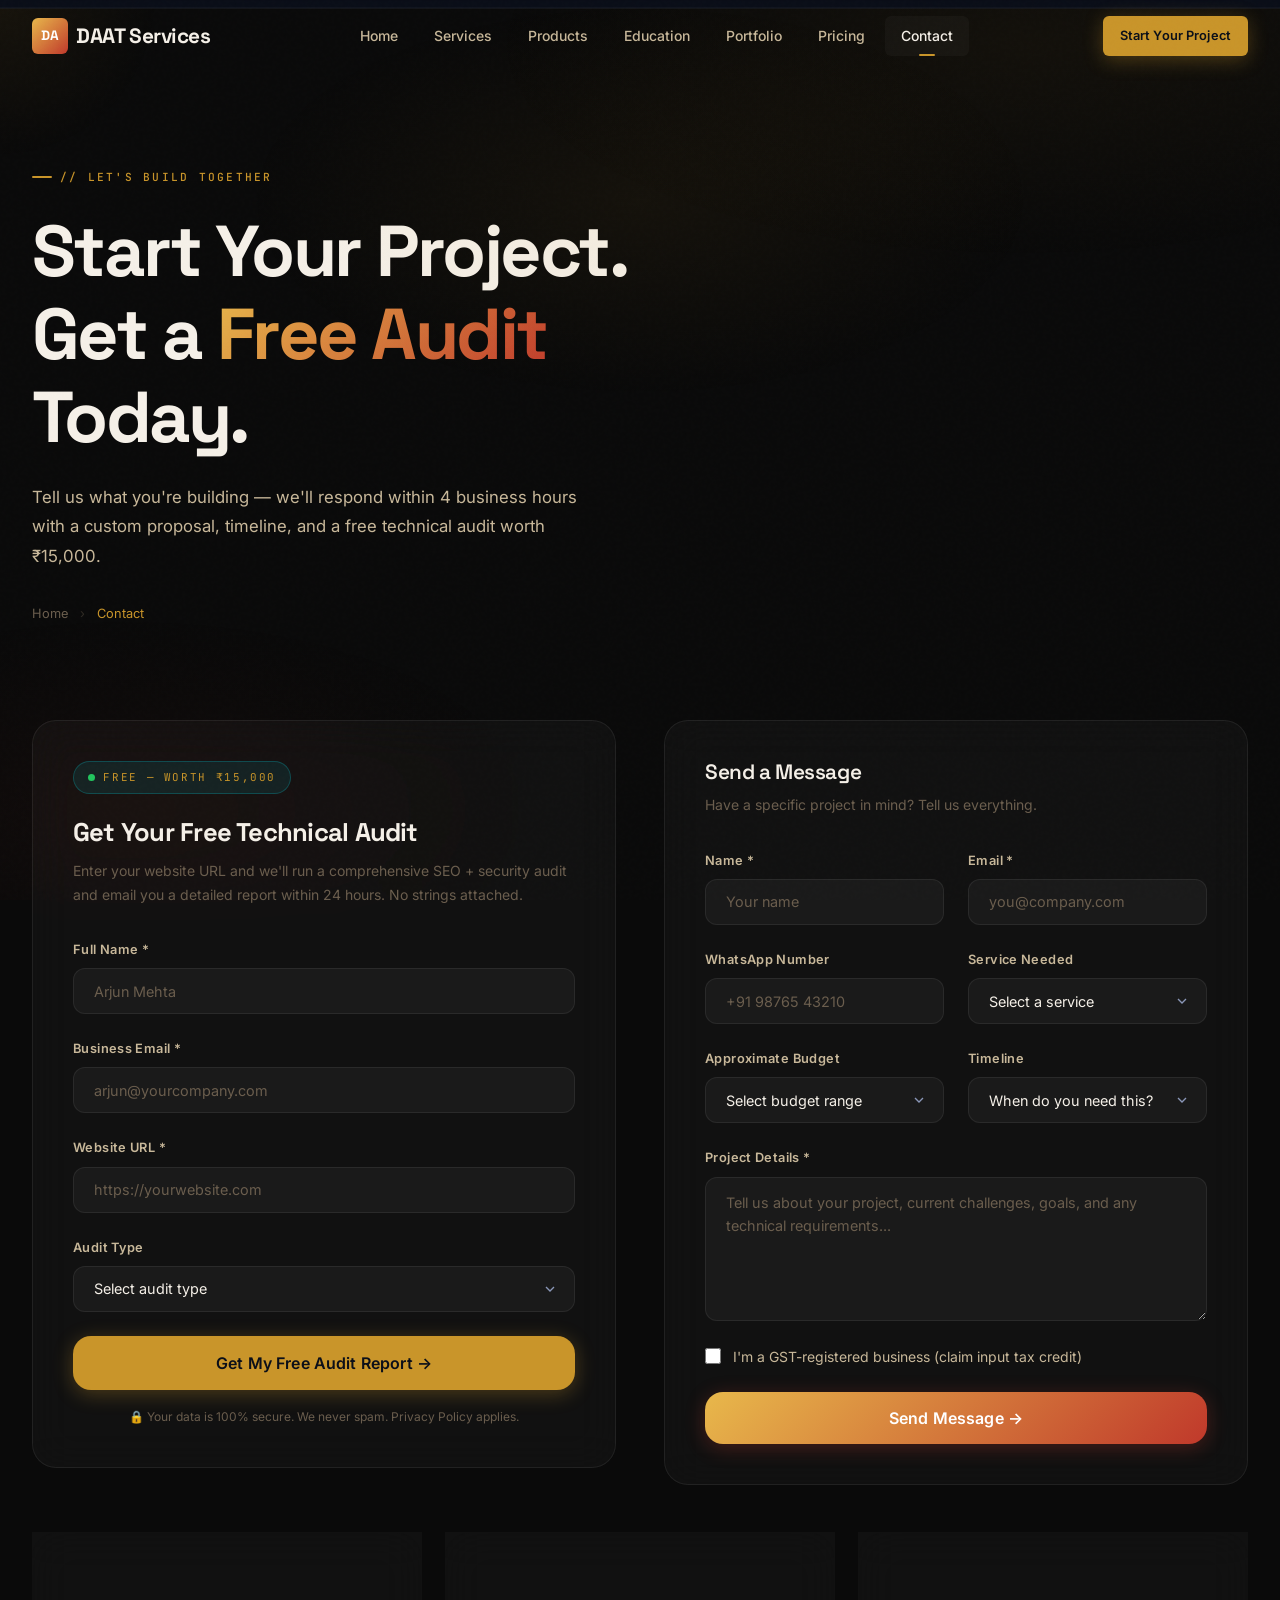
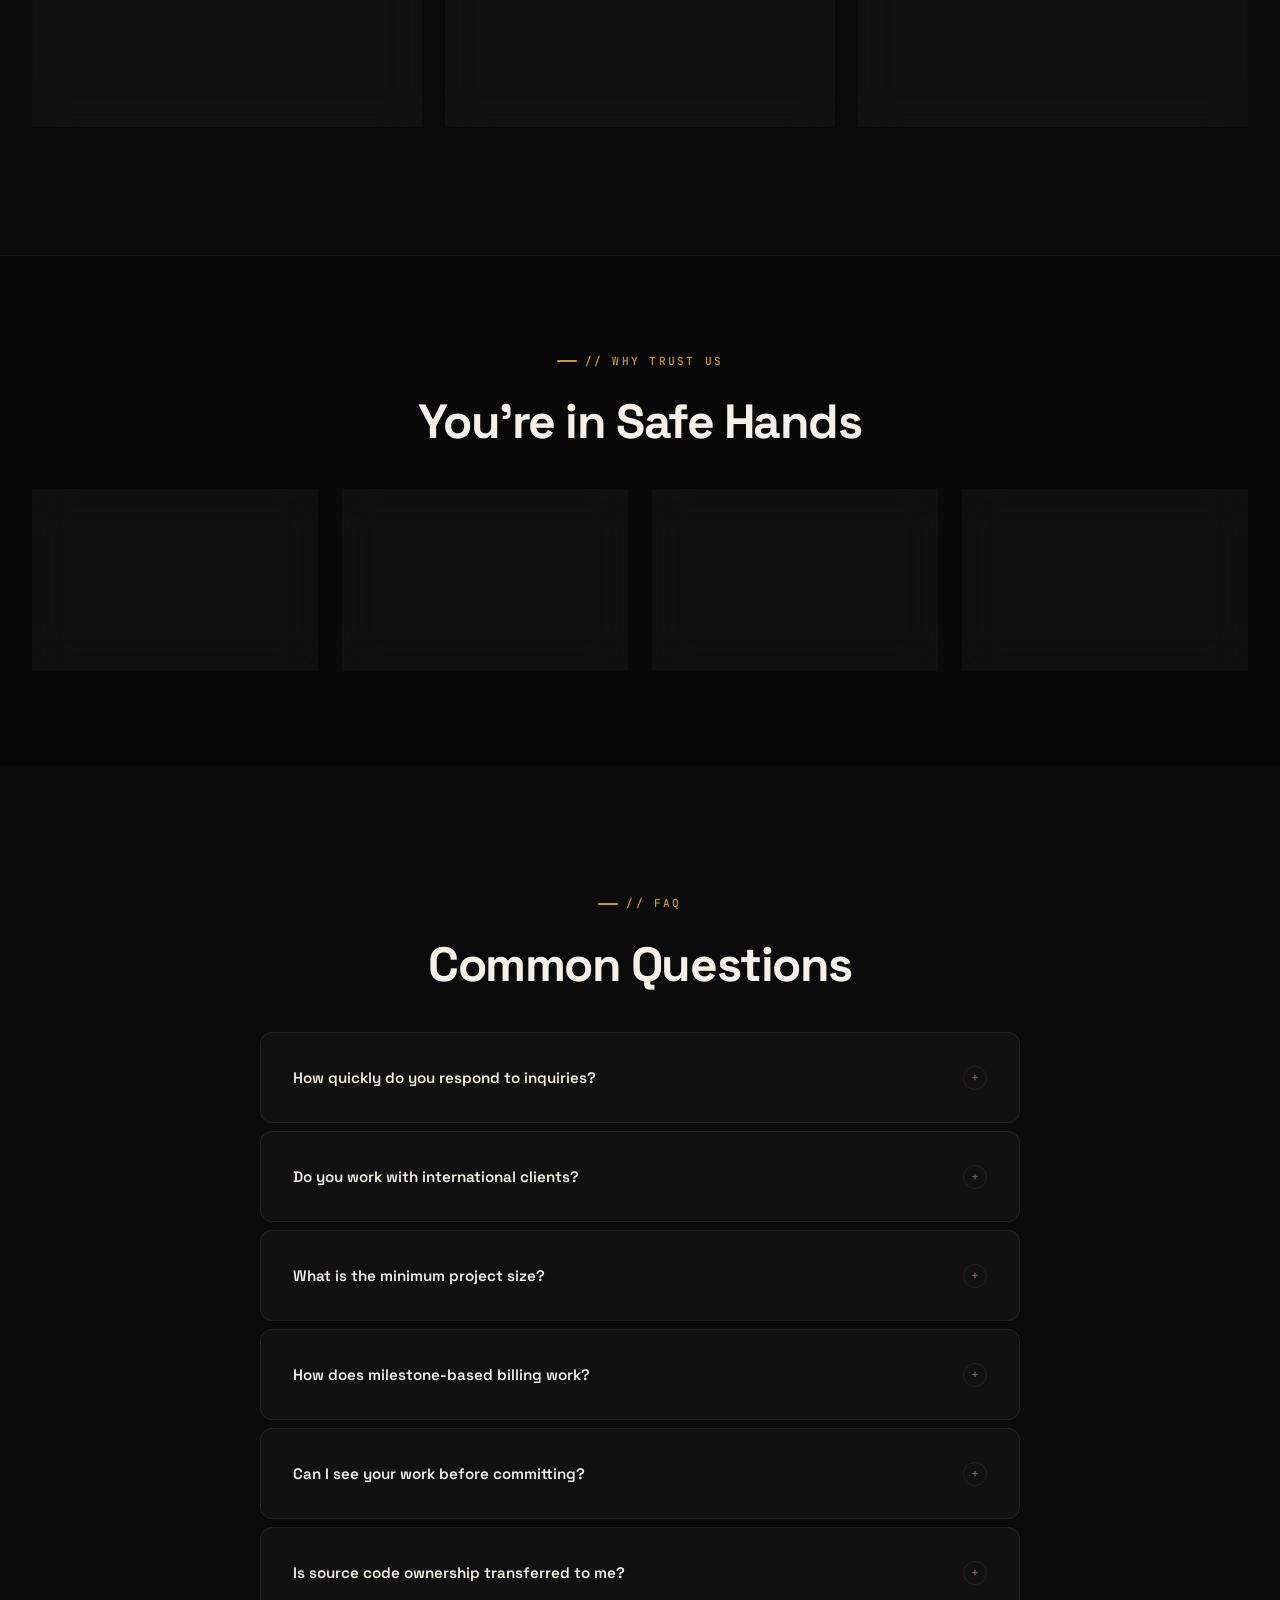
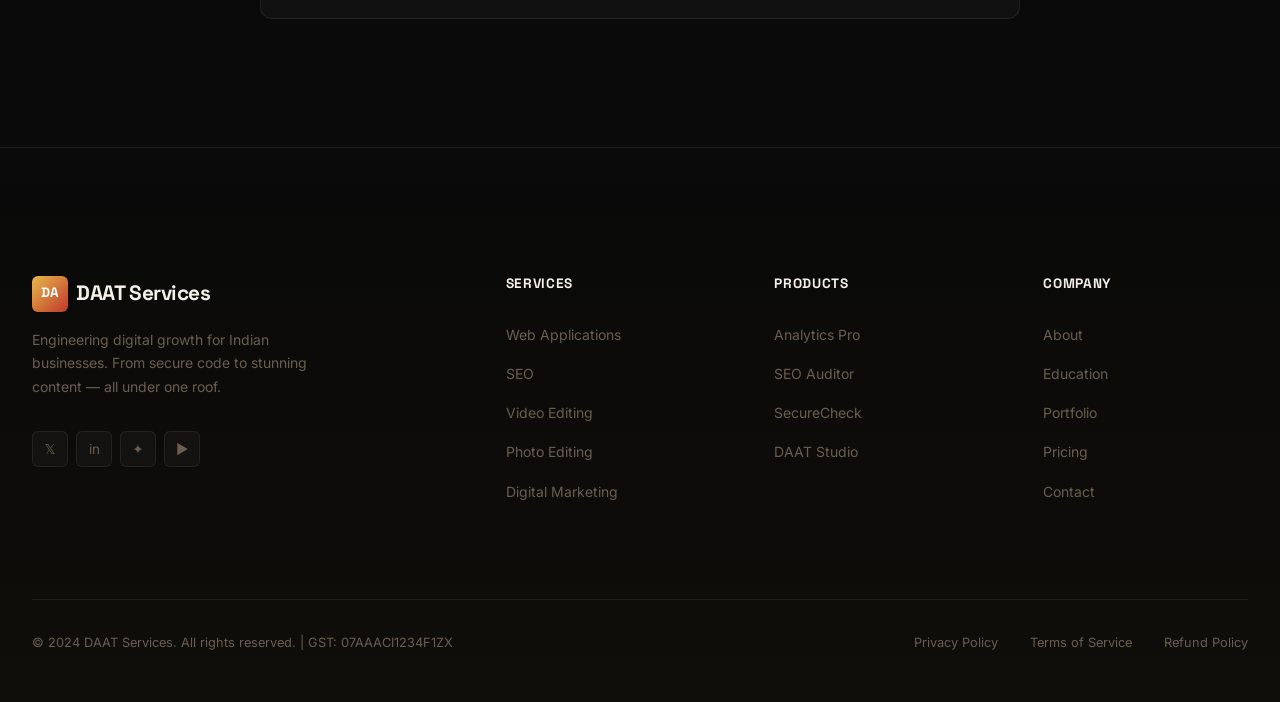
<file: contact.html>
<!DOCTYPE html>
<html lang="en">
<head>
  <meta charset="UTF-8">
  <meta name="viewport" content="width=device-width, initial-scale=1.0">
  <title>Contact & Free Audit | DAAT Services — Digital Agency India</title>
  <meta name="description" content="Contact DAAT Services for a free SEO or security audit. Start your project today. India's premier full-stack digital agency — web, SEO, video, marketing.">
  <meta property="og:title" content="Contact DAAT Services | Get Your Free Audit">
  <meta property="og:description" content="Get a free ₹15,000 technical SEO or security audit. Reach out today.">
  <meta property="og:image" content="assets/hero_bg.jpg">
  <link rel="stylesheet" href="css/global.css">
  <link rel="stylesheet" href="css/animations.css">
  <link rel="stylesheet" href="css/components.css">
</head>
<body>
<div class="cursor-glow"></div>
<div class="progress-bar"></div>

<!-- ── Navigation ─────────────────────────────────────────── -->
<nav class="nav" id="main-nav" role="navigation" aria-label="Main navigation">
  <div class="nav-inner">
    <a href="index.html" class="nav-logo" aria-label="DAAT Services Home">
      <div class="nav-logo-icon" aria-hidden="true">DA</div>
      DAAT Services
    </a>
    <div class="nav-links" role="list">
      <a href="index.html"    class="nav-link" role="listitem">Home</a>
      <a href="services.html" class="nav-link" role="listitem">Services</a>
      <a href="products.html" class="nav-link" role="listitem">Products</a>
      <a href="education.html" class="nav-link" role="listitem">Education</a>
      <a href="portfolio.html" class="nav-link" role="listitem">Portfolio</a>
      <a href="pricing.html"  class="nav-link" role="listitem">Pricing</a>
      <a href="contact.html"  class="nav-link active" role="listitem">Contact</a>
    </div>
    <div class="nav-actions">
      <a href="contact.html" class="btn btn-primary btn-sm">Start Your Project</a>
      <button class="nav-toggle" id="nav-toggle" aria-label="Toggle navigation" aria-expanded="false">
        <span></span><span></span><span></span>
      </button>
    </div>
  </div>
</nav>

<!-- Mobile Drawer -->
<div class="nav-drawer" id="nav-drawer" aria-hidden="true">
  <div class="nav-drawer-links">
    <a href="index.html"     class="nav-drawer-link">Home</a>
    <a href="services.html"  class="nav-drawer-link">Services</a>
    <a href="products.html"  class="nav-drawer-link">Products</a>
    <a href="education.html" class="nav-drawer-link">Education</a>
    <a href="portfolio.html" class="nav-drawer-link">Portfolio</a>
    <a href="pricing.html"   class="nav-drawer-link">Pricing</a>
    <a href="contact.html"   class="nav-drawer-link">Contact</a>
  </div>
  <a href="contact.html" class="btn btn-primary" style="width:100%;justify-content:center">Start Your Project →</a>
</div>

<main class="page-wrapper">

  <!-- ── Page Hero ─────────────────────────────────────────── -->
  <section class="page-hero">
    <div class="container">
      <div style="max-width:700px">
        <div class="section-eyebrow">// Let's Build Together</div>
        <h1>Start Your Project.<br>Get a <span class="text-gradient">Free Audit</span> Today.</h1>
        <p style="font-size:1.05rem;color:var(--text-body);margin:1.5rem 0 2rem;max-width:560px;line-height:1.75">
          Tell us what you're building — we'll respond within 4 business hours with a custom
          proposal, timeline, and a free technical audit worth ₹15,000.
        </p>
        <nav aria-label="Breadcrumb" style="font-size:0.8rem;color:var(--text-muted)">
          <a href="index.html" style="color:var(--text-muted)">Home</a>
          <span style="margin:0 0.5rem;opacity:0.4">›</span>
          <span style="color:var(--cyan)">Contact</span>
        </nav>
      </div>
    </div>
  </section>

  <!-- ── Free Audit Lead Magnet ─────────────────────────────── -->
  <section class="section" style="padding-top:0">
    <div class="container">
      <div style="display:grid;grid-template-columns:1fr 1fr;gap:3rem;align-items:start">

        <!-- Left: Free Audit Form -->
        <div class="reveal from-left">
          <div class="glass-card" style="padding:2.5rem">
            <div style="display:inline-flex;align-items:center;gap:0.5rem;background:rgba(0,240,255,0.08);border:1px solid rgba(0,240,255,0.2);border-radius:100px;padding:0.4rem 0.9rem;margin-bottom:1.5rem">
              <span style="width:7px;height:7px;background:#22c55e;border-radius:50%;display:inline-block"></span>
              <span style="font-family:'JetBrains Mono',monospace;font-size:0.68rem;letter-spacing:0.15em;text-transform:uppercase;color:var(--cyan)">Free — Worth ₹15,000</span>
            </div>
            <h2 style="font-size:1.6rem;margin-bottom:0.75rem">Get Your Free Technical Audit</h2>
            <p style="font-size:0.875rem;color:var(--text-muted);margin-bottom:2rem;line-height:1.7">
              Enter your website URL and we'll run a comprehensive SEO + security audit
              and email you a detailed report within 24 hours. No strings attached.
            </p>
            <form data-form="lead" novalidate>
              <div class="contact-form" style="grid-template-columns:1fr">
                <div class="form-group">
                  <label class="form-label" for="audit-name">Full Name *</label>
                  <input class="form-input-large" id="audit-name" type="text" placeholder="Arjun Mehta" required>
                </div>
                <div class="form-group">
                  <label class="form-label" for="audit-email">Business Email *</label>
                  <input class="form-input-large" id="audit-email" type="email" placeholder="arjun@yourcompany.com" required>
                </div>
                <div class="form-group">
                  <label class="form-label" for="audit-url">Website URL *</label>
                  <input class="form-input-large" id="audit-url" type="url" placeholder="https://yourwebsite.com" required>
                </div>
                <div class="form-group">
                  <label class="form-label" for="audit-type">Audit Type</label>
                  <select class="form-input-large" id="audit-type">
                    <option value="">Select audit type</option>
                    <option value="seo">Technical SEO Audit</option>
                    <option value="security">Security Vulnerability Scan</option>
                    <option value="both">Both SEO + Security</option>
                  </select>
                </div>
              </div>
              <button type="submit" class="btn btn-primary btn-lg" style="width:100%;margin-top:1.5rem;justify-content:center">
                Get My Free Audit Report →
              </button>
              <p style="font-size:0.75rem;color:var(--text-muted);text-align:center;margin-top:1rem">
                🔒 Your data is 100% secure. We never spam. Privacy Policy applies.
              </p>
            </form>
          </div>
        </div>

        <!-- Right: Contact + Info -->
        <div class="reveal from-right" style="display:flex;flex-direction:column;gap:1.5rem">

          <!-- General Contact Form -->
          <div class="glass-card" style="padding:2.5rem">
            <h3 style="font-size:1.3rem;margin-bottom:0.5rem">Send a Message</h3>
            <p style="font-size:0.875rem;color:var(--text-muted);margin-bottom:2rem">Have a specific project in mind? Tell us everything.</p>
            <form data-form="contact" novalidate>
              <div class="contact-form">
                <div class="form-group">
                  <label class="form-label" for="c-name">Name *</label>
                  <input class="form-input-large" id="c-name" type="text" placeholder="Your name" required>
                </div>
                <div class="form-group">
                  <label class="form-label" for="c-email">Email *</label>
                  <input class="form-input-large" id="c-email" type="email" placeholder="you@company.com" required>
                </div>
                <div class="form-group">
                  <label class="form-label" for="c-phone">WhatsApp Number</label>
                  <input class="form-input-large" id="c-phone" type="tel" placeholder="+91 98765 43210">
                </div>
                <div class="form-group">
                  <label class="form-label" for="c-service">Service Needed</label>
                  <select class="form-input-large" id="c-service">
                    <option value="">Select a service</option>
                    <option>Web Application Development</option>
                    <option>Data-Driven SEO</option>
                    <option>Video Editing & Production</option>
                    <option>Photo Editing & Design</option>
                    <option>Digital Marketing & Ads</option>
                    <option>Multiple Services</option>
                    <option>Product Demo / Consultation</option>
                  </select>
                </div>
                <div class="form-group">
                  <label class="form-label" for="c-budget">Approximate Budget</label>
                  <select class="form-input-large" id="c-budget">
                    <option value="">Select budget range</option>
                    <option>Under ₹25,000</option>
                    <option>₹25,000 – ₹1,00,000</option>
                    <option>₹1,00,000 – ₹5,00,000</option>
                    <option>₹5,00,000+</option>
                    <option>Ongoing Retainer</option>
                  </select>
                </div>
                <div class="form-group">
                  <label class="form-label" for="c-timeline">Timeline</label>
                  <select class="form-input-large" id="c-timeline">
                    <option value="">When do you need this?</option>
                    <option>ASAP (within 1 week)</option>
                    <option>Within 1 month</option>
                    <option>1–3 months</option>
                    <option>3+ months</option>
                    <option>Flexible</option>
                  </select>
                </div>
                <div class="form-group full">
                  <label class="form-label" for="c-message">Project Details *</label>
                  <textarea class="form-input-large" id="c-message" rows="5" placeholder="Tell us about your project, current challenges, goals, and any technical requirements..." required></textarea>
                </div>
                <!-- GSTIN for B2B -->
                <div class="form-group full">
                  <label style="display:flex;align-items:center;gap:0.75rem;cursor:pointer;font-size:0.875rem;color:var(--text-body)">
                    <input type="checkbox" id="c-has-gstin" style="width:16px;height:16px;accent-color:var(--cyan)">
                    I'm a GST-registered business (claim input tax credit)
                  </label>
                  <div id="c-gstin-field" style="display:none;margin-top:0.75rem">
                    <input class="form-input-large" type="text" placeholder="GST Number (e.g. 07AAACI1234F1ZX)" maxlength="15" style="text-transform:uppercase">
                    <p style="font-size:0.75rem;color:var(--cyan);margin-top:0.5rem">✓ GST-compliant invoice will be issued for all transactions.</p>
                  </div>
                </div>
              </div>
              <button type="submit" class="btn btn-gradient btn-lg" style="width:100%;margin-top:1.5rem;justify-content:center">
                Send Message →
              </button>
            </form>
          </div>

        </div>
      </div>

      <!-- Contact Info Cards -->
      <div style="display:grid;grid-template-columns:repeat(3,1fr);gap:1.5rem;margin-top:3rem" class="stagger-container">
        <div class="glass-card reveal" style="padding:1.5rem;text-align:center">
          <div style="font-size:1.8rem;margin-bottom:0.75rem">📧</div>
          <h4 style="margin-bottom:0.25rem">Email Us</h4>
          <p style="font-size:0.85rem;color:var(--text-muted);margin-bottom:0.5rem">Business inquiries</p>
          <a href="mailto:hello@daatservices.in" style="color:var(--cyan);font-size:0.9rem;font-weight:600">hello@daatservices.in</a>
        </div>
        <div class="glass-card reveal" style="padding:1.5rem;text-align:center">
          <div style="font-size:1.8rem;margin-bottom:0.75rem">💬</div>
          <h4 style="margin-bottom:0.25rem">WhatsApp</h4>
          <p style="font-size:0.85rem;color:var(--text-muted);margin-bottom:0.5rem">Quick responses, 9am–7pm IST</p>
          <a href="https://wa.me/919876543210" target="_blank" rel="noopener" style="color:var(--cyan);font-size:0.9rem;font-weight:600">+91 98765 43210</a>
        </div>
        <div class="glass-card reveal" style="padding:1.5rem;text-align:center">
          <div style="font-size:1.8rem;margin-bottom:0.75rem">📍</div>
          <h4 style="margin-bottom:0.25rem">Headquarters</h4>
          <p style="font-size:0.85rem;color:var(--text-muted);margin-bottom:0.5rem">Remote-first, India-based</p>
          <span style="color:var(--text-body);font-size:0.9rem">Bengaluru, Karnataka — India</span>
        </div>
      </div>
    </div>
  </section>

  <!-- ── Trust & Verification ──────────────────────────────── -->
  <section class="section-sm" style="background:rgba(0,0,0,0.15);border-top:1px solid var(--glass-border)">
    <div class="container">
      <div style="text-align:center;margin-bottom:2.5rem" class="reveal">
        <div class="section-eyebrow" style="justify-content:center">// Why Trust Us</div>
        <h2>You're in Safe Hands</h2>
      </div>
      <div style="display:grid;grid-template-columns:repeat(4,1fr);gap:1.5rem" class="stagger-container">
        <div class="glass-card reveal" style="padding:1.5rem;text-align:center">
          <div style="font-size:2rem;margin-bottom:0.75rem">🛡️</div>
          <h4 style="font-size:0.95rem;margin-bottom:0.25rem">NDA on Request</h4>
          <p style="font-size:0.8rem;color:var(--text-muted)">Full confidentiality guaranteed for all projects</p>
        </div>
        <div class="glass-card reveal" style="padding:1.5rem;text-align:center">
          <div style="font-size:2rem;margin-bottom:0.75rem">📜</div>
          <h4 style="font-size:0.95rem;margin-bottom:0.25rem">GST Registered</h4>
          <p style="font-size:0.8rem;color:var(--text-muted)">Proper tax invoices issued for all engagements</p>
        </div>
        <div class="glass-card reveal" style="padding:1.5rem;text-align:center">
          <div style="font-size:2rem;margin-bottom:0.75rem">⚡</div>
          <h4 style="font-size:0.95rem;margin-bottom:0.25rem">4-Hour Response</h4>
          <p style="font-size:0.8rem;color:var(--text-muted)">We respond to all inquiries within 4 business hours</p>
        </div>
        <div class="glass-card reveal" style="padding:1.5rem;text-align:center">
          <div style="font-size:2rem;margin-bottom:0.75rem">🏆</div>
          <h4 style="font-size:0.95rem;margin-bottom:0.25rem">Milestone Billing</h4>
          <p style="font-size:0.8rem;color:var(--text-muted)">You approve each milestone before we invoice</p>
        </div>
      </div>
    </div>
  </section>

  <!-- ── FAQ ──────────────────────────────────────────────── -->
  <section class="section">
    <div class="container">
      <div class="section-header reveal" style="text-align:center;margin-bottom:2.5rem">
        <div class="section-eyebrow" style="justify-content:center">// FAQ</div>
        <h2>Common Questions</h2>
      </div>
      <div class="faq-list">
        <div class="faq-item">
          <div class="faq-question">
            How quickly do you respond to inquiries?
            <div class="faq-icon">+</div>
          </div>
          <div class="faq-answer">
            <p>We respond to all new inquiries within 4 business hours (9am–7pm IST, Monday–Saturday). For urgent projects, WhatsApp is the fastest way to reach us and typically gets a response within 30 minutes.</p>
          </div>
        </div>
        <div class="faq-item">
          <div class="faq-question">
            Do you work with international clients?
            <div class="faq-icon">+</div>
          </div>
          <div class="faq-answer">
            <p>Yes, we work with clients globally. For international clients, invoicing is available in USD. We're a fully remote team, so timezone differences are handled via async Slack communication and scheduled video calls.</p>
          </div>
        </div>
        <div class="faq-item">
          <div class="faq-question">
            What is the minimum project size?
            <div class="faq-icon">+</div>
          </div>
          <div class="faq-answer">
            <p>Our sachet/one-off packages start from ₹1,499 (e.g., product photo editing). For ongoing retainers, our Growth plan starts at ₹24,999/month. We believe every business, at any stage, deserves quality digital work.</p>
          </div>
        </div>
        <div class="faq-item">
          <div class="faq-question">
            How does milestone-based billing work?
            <div class="faq-icon">+</div>
          </div>
          <div class="faq-answer">
            <p>We split projects into clear milestones (e.g., 30% on kickoff, 40% on design approval, 30% on final delivery). You only pay each milestone after reviewing and approving the deliverable. This protects your investment at every step.</p>
          </div>
        </div>
        <div class="faq-item">
          <div class="faq-question">
            Can I see your work before committing?
            <div class="faq-icon">+</div>
          </div>
          <div class="faq-answer">
            <p>Absolutely. Our portfolio page has 6 detailed case studies. We're also happy to arrange a 30-minute Zoom call where we walk you through relevant past projects, methodologies, and answer any technical questions you have.</p>
          </div>
        </div>
        <div class="faq-item">
          <div class="faq-question">
            Is source code ownership transferred to me?
            <div class="faq-icon">+</div>
          </div>
          <div class="faq-answer">
            <p>Yes — upon final payment, you receive 100% ownership of all source code, design files, video project files, and content assets. We use private GitHub repositories during development and transfer ownership at project close.</p>
          </div>
        </div>
      </div>
    </div>
  </section>

</main>

<!-- ── Footer ─────────────────────────────────────────────── -->
<footer>
  <div class="container">
    <div class="footer-grid">
      <div class="footer-brand">
        <a href="index.html" class="nav-logo" style="margin-bottom:0">
          <div class="nav-logo-icon">DA</div>
          DAAT Services
        </a>
        <p>Engineering digital growth for Indian businesses. From secure code to stunning content — all under one roof.</p>
        <div class="footer-socials">
          <a href="#" class="social-btn" aria-label="X / Twitter">𝕏</a>
          <a href="#" class="social-btn" aria-label="LinkedIn">in</a>
          <a href="#" class="social-btn" aria-label="Instagram">✦</a>
          <a href="#" class="social-btn" aria-label="YouTube">▶</a>
        </div>
      </div>
      <div class="footer-col">
        <h5>Services</h5>
        <div class="footer-links">
          <a href="services.html" class="footer-link">Web Applications</a>
          <a href="services.html" class="footer-link">SEO</a>
          <a href="services.html" class="footer-link">Video Editing</a>
          <a href="services.html" class="footer-link">Photo Editing</a>
          <a href="services.html" class="footer-link">Digital Marketing</a>
          
        </div>
      </div>
      <div class="footer-col">
        <h5>Products</h5>
        <div class="footer-links">
          <a href="products.html" class="footer-link">Analytics Pro</a>
          <a href="products.html" class="footer-link">SEO Auditor</a>
          <a href="products.html" class="footer-link">SecureCheck</a>
          <a href="products.html" class="footer-link">DAAT Studio</a>
        </div>
      </div>
      <div class="footer-col">
        <h5>Company</h5>
        <div class="footer-links">
          <a href="index.html"     class="footer-link">About</a>
          <a href="education.html" class="footer-link">Education</a>
          <a href="portfolio.html" class="footer-link">Portfolio</a>
          <a href="pricing.html"   class="footer-link">Pricing</a>
          <a href="contact.html"   class="footer-link">Contact</a>
        </div>
      </div>
    </div>
    <div class="footer-bottom">
      <p>© 2024 DAAT Services. All rights reserved. | GST: 07AAACI1234F1ZX</p>
      <div class="footer-legal">
        <a href="#">Privacy Policy</a>
        <a href="#">Terms of Service</a>
        <a href="#">Refund Policy</a>
      </div>
    </div>
  </div>
</footer>

<script src="js/main.js"></script>
<script>
  // GSTIN field toggle
  document.getElementById('c-has-gstin')?.addEventListener('change', function() {
    document.getElementById('c-gstin-field').style.display = this.checked ? 'block' : 'none';
  });
</script>
</body>
</html>
</file>
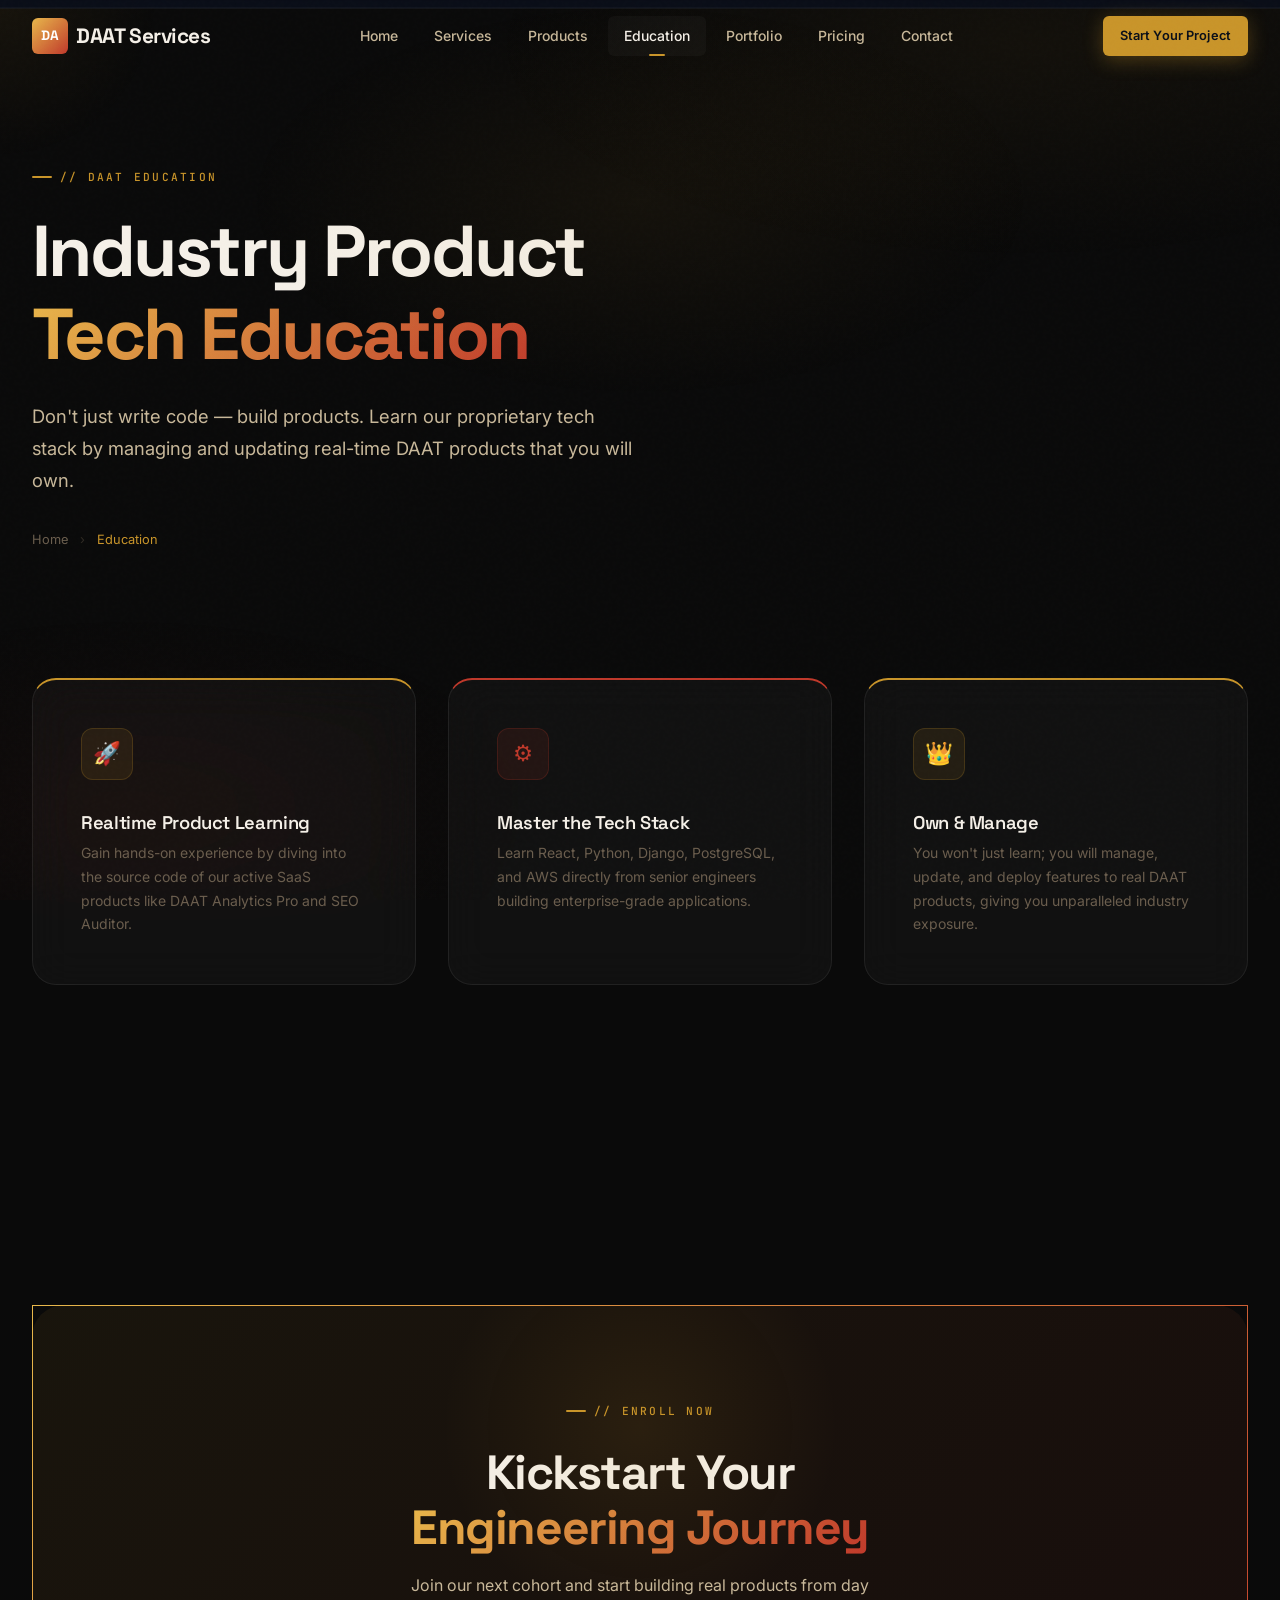
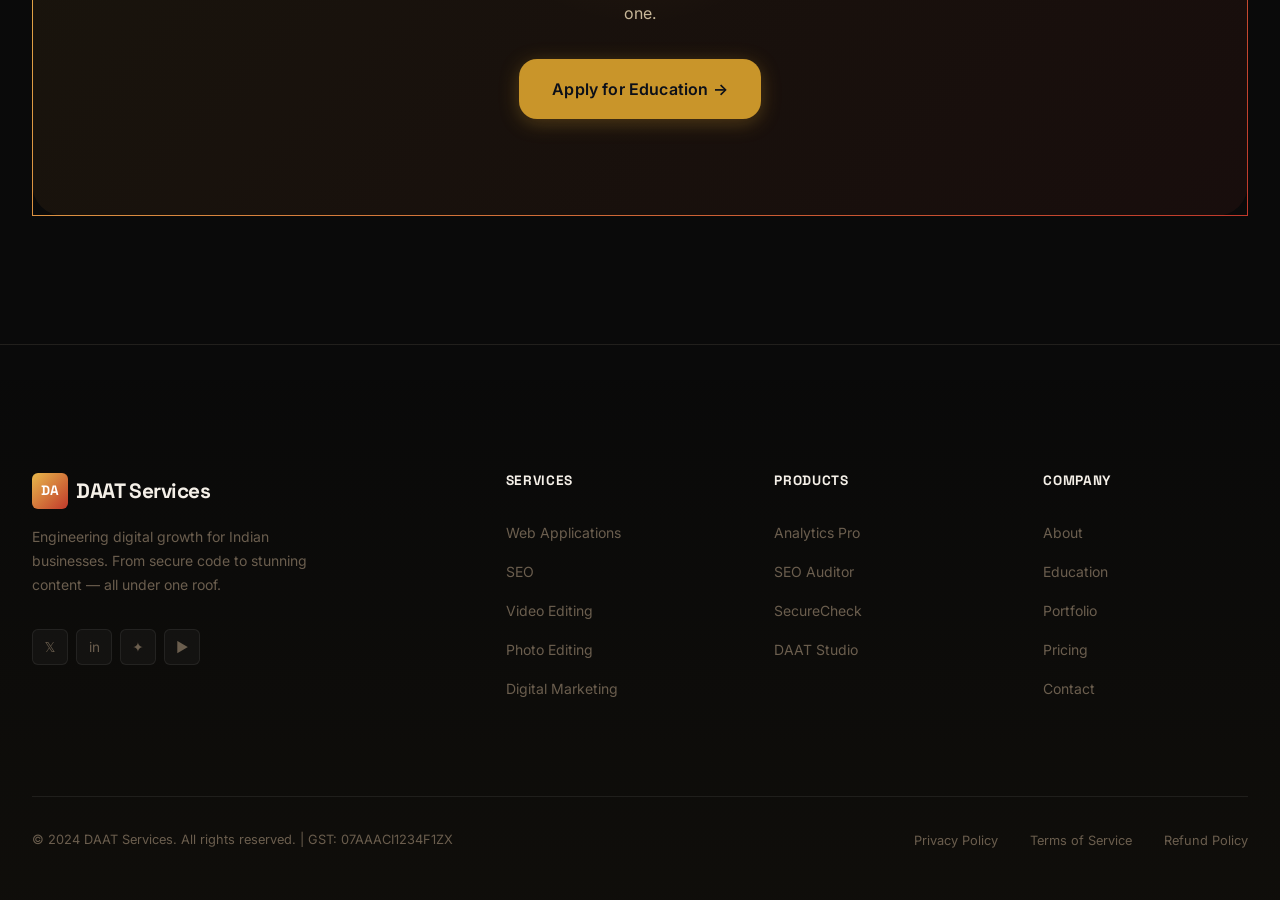
<file: education.html>
<!DOCTYPE html>
<html lang="en">
<head>
  <meta charset="UTF-8">
  <meta name="viewport" content="width=device-width, initial-scale=1.0">
  <title>Industry Product Education | DAAT Services</title>
  <meta name="description" content="Learn tech stack classes by working on realtime DAAT products. Manage and update the products you own while gaining industry experience.">
  <meta property="og:title" content="Industry Product Education | DAAT Services">
  <meta property="og:description" content="Master tech stacks with hands-on realtime DAAT product education.">
  <meta property="og:image" content="assets/hero_bg.jpg">
  <link rel="stylesheet" href="css/global.css">
  <link rel="stylesheet" href="css/animations.css">
  <link rel="stylesheet" href="css/components.css">
</head>
<body>
<div class="cursor-glow"></div>
<div class="progress-bar"></div>

<!-- ── Navigation ────────────────────────────────────────── -->
<nav class="nav" id="main-nav" role="navigation" aria-label="Main navigation">
  <div class="nav-inner">
    <a href="index.html" class="nav-logo" aria-label="DAAT Services Home">
      <div class="nav-logo-icon" aria-hidden="true">DA</div>
      DAAT Services
    </a>
    <div class="nav-links" role="list">
      <a href="index.html"    class="nav-link" role="listitem">Home</a>
      <a href="services.html" class="nav-link" role="listitem">Services</a>
      <a href="products.html" class="nav-link" role="listitem">Products</a>
      <a href="education.html" class="nav-link active" role="listitem">Education</a>
      <a href="portfolio.html" class="nav-link" role="listitem">Portfolio</a>
      <a href="pricing.html"  class="nav-link" role="listitem">Pricing</a>
      <a href="contact.html"  class="nav-link" role="listitem">Contact</a>
    </div>
    <div class="nav-actions">
      <a href="contact.html" class="btn btn-primary btn-sm">Start Your Project</a>
      <button class="nav-toggle" id="nav-toggle" aria-label="Toggle navigation" aria-expanded="false">
        <span></span><span></span><span></span>
      </button>
    </div>
  </div>
</nav>

<!-- Mobile Drawer -->
<div class="nav-drawer" id="nav-drawer" aria-hidden="true">
  <div class="nav-drawer-links">
    <a href="index.html"     class="nav-drawer-link">Home</a>
    <a href="services.html"  class="nav-drawer-link">Services</a>
    <a href="products.html"  class="nav-drawer-link">Products</a>
    <a href="education.html" class="nav-drawer-link">Education</a>
    <a href="portfolio.html" class="nav-drawer-link">Portfolio</a>
    <a href="pricing.html"   class="nav-drawer-link">Pricing</a>
    <a href="contact.html"   class="nav-drawer-link">Contact</a>
  </div>
  <a href="contact.html" class="btn btn-primary" style="width:100%;justify-content:center">Start Your Project →</a>
</div>

<main class="page-wrapper">

  <!-- ── Page Hero ─────────────────────────────────────────── -->
  <section class="page-hero">
    <div class="container">
      <div style="max-width:750px">
        <div class="section-eyebrow">// DAAT Education</div>
        <h1>Industry Product<br><span class="text-gradient">Tech Education</span></h1>
        <p class="hero-sub" style="margin:1.5rem 0 2rem;max-width:600px">
          Don't just write code — build products. Learn our proprietary tech stack by managing and updating real-time DAAT products that you will own. 
        </p>
        <nav aria-label="Breadcrumb" style="font-size:0.8rem;color:var(--text-muted)">
          <a href="index.html" style="color:var(--text-muted);transition:color 0.2s">Home</a>
          <span style="margin:0 0.5rem;opacity:0.4">›</span>
          <span style="color:var(--cyan)">Education</span>
        </nav>
      </div>
    </div>
  </section>

  <!-- ── Education Features ────────────────────────────── -->
  <section class="section" style="padding-top:2rem">
    <div class="container">
      <div class="services-grid stagger-container">
        
        <article class="glass-card service-card accent-cyan reveal">
          <div class="service-icon cyan-bg">🚀</div>
          <h3>Realtime Product Learning</h3>
          <p>Gain hands-on experience by diving into the source code of our active SaaS products like DAAT Analytics Pro and SEO Auditor.</p>
        </article>

        <article class="glass-card service-card accent-purple reveal">
          <div class="service-icon purple-bg">⚙️</div>
          <h3>Master the Tech Stack</h3>
          <p>Learn React, Python, Django, PostgreSQL, and AWS directly from senior engineers building enterprise-grade applications.</p>
        </article>

        <article class="glass-card service-card accent-cyan reveal">
          <div class="service-icon cyan-bg">👑</div>
          <h3>Own & Manage</h3>
          <p>You won't just learn; you will manage, update, and deploy features to real DAAT products, giving you unparalleled industry exposure.</p>
        </article>

      </div>
    </div>
  </section>

  <!-- ── CTA ──────────────────────────────────────────────────── -->
  <section class="lead-magnet section-sm" style="margin-top:4rem">
    <div class="container">
      <div class="lead-magnet-inner">
        <div class="section-eyebrow" style="justify-content:center">// Enroll Now</div>
        <h2 style="margin-bottom:1rem">Kickstart Your<br><span class="text-gradient">Engineering Journey</span></h2>
        <p style="color:var(--text-body);margin-bottom:2rem;max-width:480px;margin-left:auto;margin-right:auto">
          Join our next cohort and start building real products from day one.
        </p>
        <div style="display:flex;gap:1rem;justify-content:center;flex-wrap:wrap">
          <a href="contact.html" class="btn btn-primary btn-lg">Apply for Education →</a>
        </div>
      </div>
    </div>
  </section>

</main>

<!-- ── Footer ─────────────────────────────────────────────── -->
<footer>
  <div class="container">
    <div class="footer-grid">
      <div class="footer-brand">
        <a href="index.html" class="nav-logo" style="margin-bottom:0">
          <div class="nav-logo-icon">DA</div>
          DAAT Services
        </a>
        <p>Engineering digital growth for Indian businesses. From secure code to stunning content — all under one roof.</p>
        <div class="footer-socials">
          <a href="#" class="social-btn" aria-label="X / Twitter">𝕏</a>
          <a href="#" class="social-btn" aria-label="LinkedIn">in</a>
          <a href="#" class="social-btn" aria-label="Instagram">✦</a>
          <a href="#" class="social-btn" aria-label="YouTube">▶</a>
        </div>
      </div>
      <div class="footer-col">
        <h5>Services</h5>
        <div class="footer-links">
          <a href="services.html" class="footer-link">Web Applications</a>
          <a href="services.html" class="footer-link">SEO</a>
          <a href="services.html" class="footer-link">Video Editing</a>
          <a href="services.html" class="footer-link">Photo Editing</a>
          <a href="services.html" class="footer-link">Digital Marketing</a>
          
        </div>
      </div>
      <div class="footer-col">
        <h5>Products</h5>
        <div class="footer-links">
          <a href="products.html" class="footer-link">Analytics Pro</a>
          <a href="products.html" class="footer-link">SEO Auditor</a>
          <a href="products.html" class="footer-link">SecureCheck</a>
          <a href="products.html" class="footer-link">DAAT Studio</a>
        </div>
      </div>
      <div class="footer-col">
        <h5>Company</h5>
        <div class="footer-links">
          <a href="index.html"     class="footer-link">About</a>
          <a href="education.html" class="footer-link">Education</a>
          <a href="portfolio.html" class="footer-link">Portfolio</a>
          <a href="pricing.html"   class="footer-link">Pricing</a>
          <a href="contact.html"   class="footer-link">Contact</a>
        </div>
      </div>
    </div>
    <div class="footer-bottom">
      <p>© 2024 DAAT Services. All rights reserved. | GST: 07AAACI1234F1ZX</p>
      <div class="footer-legal">
        <a href="#">Privacy Policy</a>
        <a href="#">Terms of Service</a>
        <a href="#">Refund Policy</a>
      </div>
    </div>
  </div>
</footer>

<script src="js/main.js"></script>
</body>
</html>
</file>
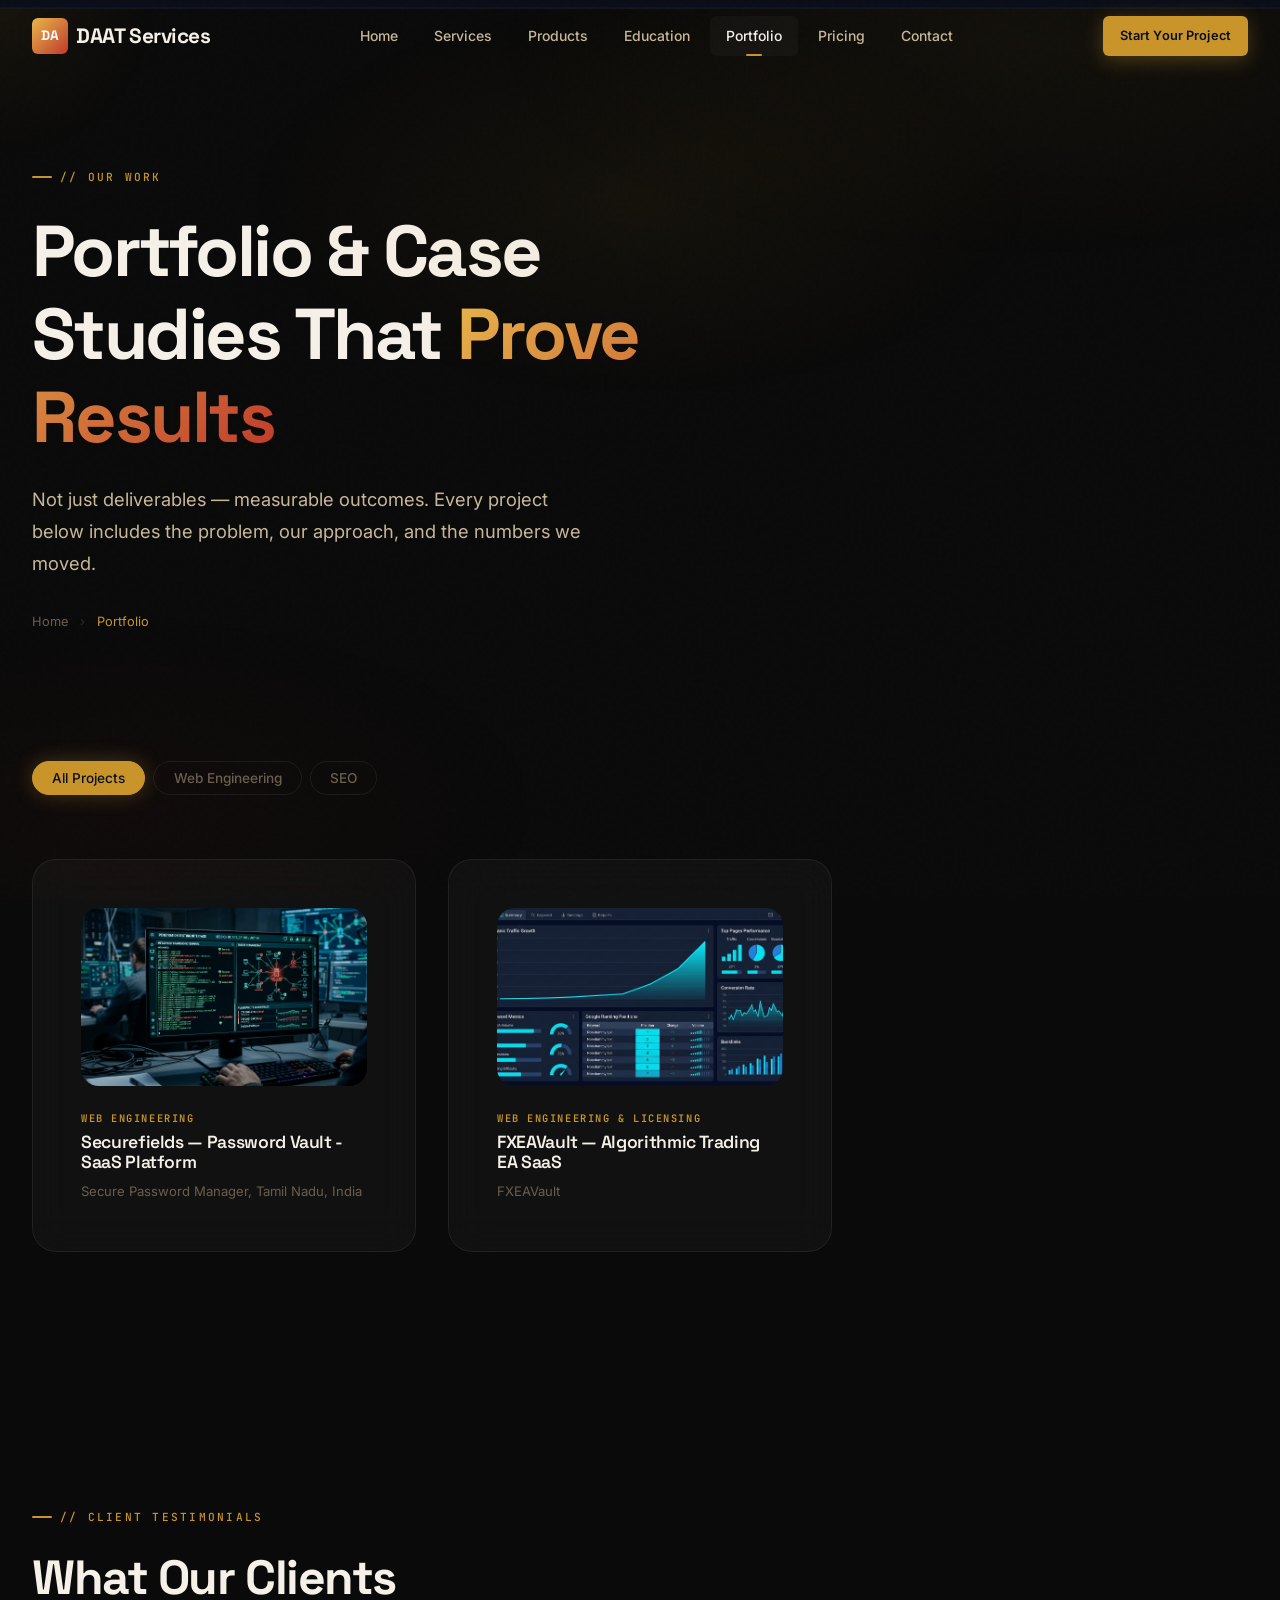
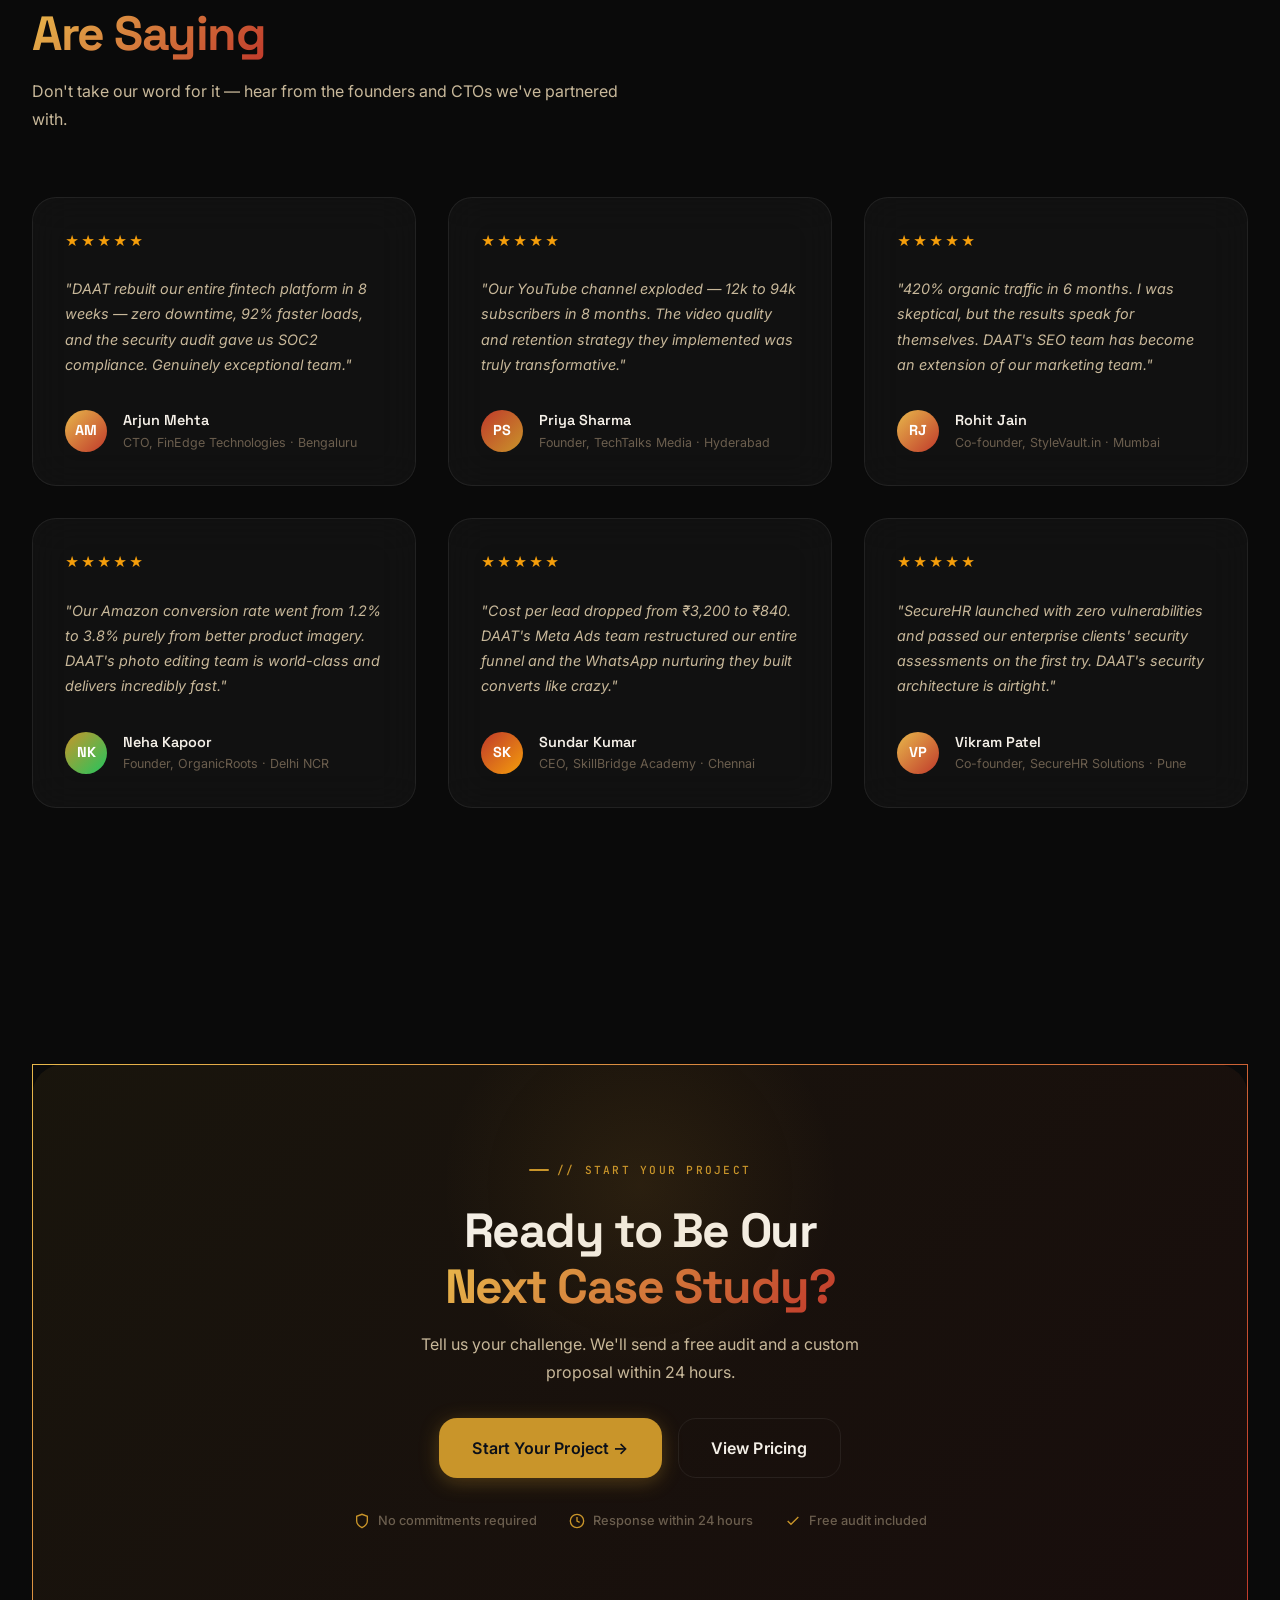
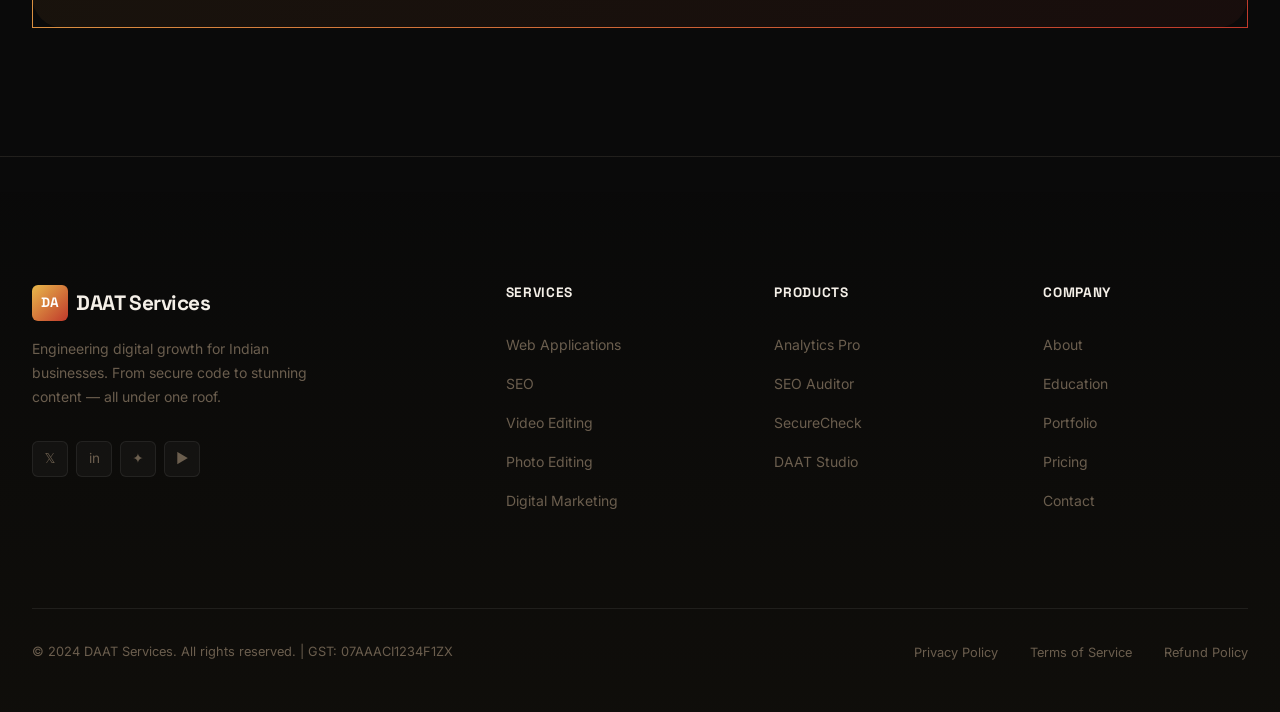
<file: portfolio.html>
<!DOCTYPE html>
<html lang="en">
<head>
  <meta charset="UTF-8">
  <meta name="viewport" content="width=device-width, initial-scale=1.0">
  <title>Portfolio & Case Studies | DAAT Services — Digital Agency India</title>
  <meta name="description" content="Explore DAAT Services' portfolio of web engineering, SEO, video production, and digital marketing projects. Real results for real Indian businesses.">
  <meta property="og:title" content="Portfolio | DAAT Services">
  <meta property="og:description" content="Case studies from India's premier full-stack digital agency.">
  <meta property="og:image" content="assets/hero_bg.jpg">
  <link rel="stylesheet" href="css/global.css">
  <link rel="stylesheet" href="css/animations.css">
  <link rel="stylesheet" href="css/components.css">
  <!-- Google Analytics 4 — replace G-XXXXXXXXXX with your Measurement ID -->
  <!-- <script async src="https://www.googletagmanager.com/gtag/js?id=G-XXXXXXXXXX"></script> -->
</head>
<body>
<div class="cursor-glow"></div>
<div class="progress-bar"></div>

<!-- ── Navigation ────────────────────────────────────────── -->
<nav class="nav" id="main-nav" role="navigation" aria-label="Main navigation">
  <div class="nav-inner">
    <a href="index.html" class="nav-logo" aria-label="DAAT Services Home">
      <div class="nav-logo-icon" aria-hidden="true">DA</div>
      DAAT Services
    </a>
    <div class="nav-links" role="list">
      <a href="index.html"    class="nav-link" role="listitem">Home</a>
      <a href="services.html" class="nav-link" role="listitem">Services</a>
      <a href="products.html" class="nav-link" role="listitem">Products</a>
      <a href="education.html" class="nav-link" role="listitem">Education</a>
      <a href="portfolio.html" class="nav-link active" role="listitem">Portfolio</a>
      <a href="pricing.html"  class="nav-link" role="listitem">Pricing</a>
      <a href="contact.html"  class="nav-link" role="listitem">Contact</a>
    </div>
    <div class="nav-actions">
      <a href="contact.html" class="btn btn-primary btn-sm">Start Your Project</a>
      <button class="nav-toggle" id="nav-toggle" aria-label="Toggle navigation" aria-expanded="false">
        <span></span><span></span><span></span>
      </button>
    </div>
  </div>
</nav>

<!-- Mobile Drawer -->
<div class="nav-drawer" id="nav-drawer" aria-hidden="true">
  <div class="nav-drawer-links">
    <a href="index.html"     class="nav-drawer-link">Home</a>
    <a href="services.html"  class="nav-drawer-link">Services</a>
    <a href="products.html"  class="nav-drawer-link">Products</a>
    <a href="education.html" class="nav-drawer-link">Education</a>
    <a href="portfolio.html" class="nav-drawer-link">Portfolio</a>
    <a href="pricing.html"   class="nav-drawer-link">Pricing</a>
    <a href="contact.html"   class="nav-drawer-link">Contact</a>
  </div>
  <a href="contact.html" class="btn btn-primary" style="width:100%;justify-content:center">Start Your Project →</a>
</div>

<main class="page-wrapper">

  <!-- ── Page Hero ─────────────────────────────────────────── -->
  <section class="page-hero">
    <div class="container">
      <div style="max-width:700px">
        <div class="section-eyebrow">// Our Work</div>
        <h1>Portfolio &amp; Case<br>Studies That <span class="text-gradient">Prove Results</span></h1>
        <p class="hero-sub" style="margin:1.5rem 0 2rem;max-width:560px">
          Not just deliverables — measurable outcomes. Every project below includes
          the problem, our approach, and the numbers we moved.
        </p>
        <nav aria-label="Breadcrumb" style="font-size:0.8rem;color:var(--text-muted)">
          <a href="index.html" style="color:var(--text-muted);transition:color 0.2s">Home</a>
          <span style="margin:0 0.5rem;opacity:0.4">›</span>
          <span style="color:var(--cyan)">Portfolio</span>
        </nav>
      </div>
    </div>
  </section>

  <!-- ── Filter + Portfolio Grid ────────────────────────────── -->
  <section class="section" style="padding-top:2rem">
    <div class="container">
      <!-- Filter Tabs -->
      <div class="filter-tabs" role="tablist" aria-label="Portfolio categories">
        <button class="filter-tab active" data-filter="all" role="tab" aria-selected="true">All Projects</button>
        <button class="filter-tab" data-filter="web" role="tab" aria-selected="false">Web Engineering</button>
        <button class="filter-tab" data-filter="seo" role="tab" aria-selected="false">SEO</button>
        <!-- <button class="filter-tab" data-filter="video" role="tab" aria-selected="false">Video Production</button>
        <button class="filter-tab" data-filter="creative" role="tab" aria-selected="false">Creative</button>
        <button class="filter-tab" data-filter="marketing" role="tab" aria-selected="false">Marketing</button> -->
      </div>

      <!-- Portfolio Grid (rendered by portfolio.js) -->
      <div class="portfolio-grid stagger-container" id="portfolio-grid"></div>
    </div>
  </section>

  <!-- ── Results Overview ────────────────────────────────────── -->
  <!-- <section class="section-sm" style="background:rgba(0,0,0,0.15);border-top:1px solid var(--glass-border);border-bottom:1px solid var(--glass-border)">
    <div class="container">
      <div class="stats-grid stagger-container">
        <div class="glass-card stat-card reveal">
          <div class="stat-number text-cyan">
            <span data-count="150" data-suffix="+">150+</span>
          </div>
          <div class="stat-label">Projects Completed</div>
        </div>
        <div class="glass-card stat-card reveal">
          <div class="stat-number">
            <span data-count="98" data-suffix="%">98%</span>
          </div>
          <div class="stat-label">Client Satisfaction</div>
        </div>
        <div class="glass-card stat-card reveal">
          <div class="stat-number text-gradient" style="-webkit-background-clip:text;background-clip:text;-webkit-text-fill-color:transparent;background-image:linear-gradient(135deg,#C9952A,#C0392B)">
            <span data-count="12" data-suffix="Cr+">₹12Cr+</span>
          </div>
          <div class="stat-label">Revenue Generated for Clients</div>
        </div>
        <div class="glass-card stat-card reveal">
          <div class="stat-number text-cyan">
            <span data-count="4" data-suffix=".9★">4.9★</span>
          </div>
          <div class="stat-label">Average Client Rating</div>
        </div>
      </div>
    </div>
  </section> -->

  <!-- ── Testimonials ─────────────────────────────────────────── -->
  <section class="section">
    <div class="container">
      <div class="section-header reveal">
        <div class="section-eyebrow">// Client Testimonials</div>
        <h2>What Our Clients<br><span class="text-gradient">Are Saying</span></h2>
        <p>Don't take our word for it — hear from the founders and CTOs we've partnered with.</p>
      </div>

      <div class="testimonials-grid stagger-container">
        <!-- Testimonial 1 -->
        <div class="glass-card testimonial-card reveal">
          <div class="testimonial-stars">★★★★★</div>
          <p class="testimonial-text">
            "DAAT rebuilt our entire fintech platform in 8 weeks — zero downtime, 92% faster
            loads, and the security audit gave us SOC2 compliance. Genuinely exceptional team."
          </p>
          <div class="testimonial-author">
            <div class="testimonial-avatar">AM</div>
            <div>
              <div class="testimonial-name">Arjun Mehta</div>
              <div class="testimonial-role">CTO, FinEdge Technologies · Bengaluru</div>
            </div>
          </div>
        </div>

        <!-- Testimonial 2 -->
        <div class="glass-card testimonial-card reveal">
          <div class="testimonial-stars">★★★★★</div>
          <p class="testimonial-text">
            "Our YouTube channel exploded — 12k to 94k subscribers in 8 months. The video
            quality and retention strategy they implemented was truly transformative."
          </p>
          <div class="testimonial-author">
            <div class="testimonial-avatar" style="background:linear-gradient(135deg,#C0392B,#C9952A)">PS</div>
            <div>
              <div class="testimonial-name">Priya Sharma</div>
              <div class="testimonial-role">Founder, TechTalks Media · Hyderabad</div>
            </div>
          </div>
        </div>

        <!-- Testimonial 3 -->
        <div class="glass-card testimonial-card reveal">
          <div class="testimonial-stars">★★★★★</div>
          <p class="testimonial-text">
            "420% organic traffic in 6 months. I was skeptical, but the results speak
            for themselves. DAAT's SEO team has become an extension of our marketing team."
          </p>
          <div class="testimonial-author">
            <div class="testimonial-avatar">RJ</div>
            <div>
              <div class="testimonial-name">Rohit Jain</div>
              <div class="testimonial-role">Co-founder, StyleVault.in · Mumbai</div>
            </div>
          </div>
        </div>

        <!-- Testimonial 4 -->
        <div class="glass-card testimonial-card reveal">
          <div class="testimonial-stars">★★★★★</div>
          <p class="testimonial-text">
            "Our Amazon conversion rate went from 1.2% to 3.8% purely from better product
            imagery. DAAT's photo editing team is world-class and delivers incredibly fast."
          </p>
          <div class="testimonial-author">
            <div class="testimonial-avatar" style="background:linear-gradient(135deg,#C9952A,#22c55e)">NK</div>
            <div>
              <div class="testimonial-name">Neha Kapoor</div>
              <div class="testimonial-role">Founder, OrganicRoots · Delhi NCR</div>
            </div>
          </div>
        </div>

        <!-- Testimonial 5 -->
        <div class="glass-card testimonial-card reveal">
          <div class="testimonial-stars">★★★★★</div>
          <p class="testimonial-text">
            "Cost per lead dropped from ₹3,200 to ₹840. DAAT's Meta Ads team restructured
            our entire funnel and the WhatsApp nurturing they built converts like crazy."
          </p>
          <div class="testimonial-author">
            <div class="testimonial-avatar" style="background:linear-gradient(135deg,#C0392B,#f59e0b)">SK</div>
            <div>
              <div class="testimonial-name">Sundar Kumar</div>
              <div class="testimonial-role">CEO, SkillBridge Academy · Chennai</div>
            </div>
          </div>
        </div>

        <!-- Testimonial 6 -->
        <div class="glass-card testimonial-card reveal">
          <div class="testimonial-stars">★★★★★</div>
          <p class="testimonial-text">
            "SecureHR launched with zero vulnerabilities and passed our enterprise clients'
            security assessments on the first try. DAAT's security architecture is airtight."
          </p>
          <div class="testimonial-author">
            <div class="testimonial-avatar">VP</div>
            <div>
              <div class="testimonial-name">Vikram Patel</div>
              <div class="testimonial-role">Co-founder, SecureHR Solutions · Pune</div>
            </div>
          </div>
        </div>
      </div>
    </div>
  </section>

  <!-- ── CTA ──────────────────────────────────────────────────── -->
  <section class="lead-magnet section-sm">
    <div class="container">
      <div class="lead-magnet-inner">
        <div class="section-eyebrow" style="justify-content:center">// Start Your Project</div>
        <h2 style="margin-bottom:1rem">Ready to Be Our<br><span class="text-gradient">Next Case Study?</span></h2>
        <p style="color:var(--text-body);margin-bottom:2rem;max-width:480px;margin-left:auto;margin-right:auto">
          Tell us your challenge. We'll send a free audit and a custom proposal within 24 hours.
        </p>
        <div style="display:flex;gap:1rem;justify-content:center;flex-wrap:wrap">
          <a href="contact.html" class="btn btn-primary btn-lg">Start Your Project →</a>
          <a href="pricing.html" class="btn btn-outline btn-lg">View Pricing</a>
        </div>
        <div class="trust-badges" style="margin-top:2rem">
          <div class="trust-badge">
            <svg viewBox="0 0 24 24" fill="none" stroke="currentColor" stroke-width="2"><path d="M12 22s8-4 8-10V5l-8-3-8 3v7c0 6 8 10 8 10z"/></svg>
            No commitments required
          </div>
          <div class="trust-badge">
            <svg viewBox="0 0 24 24" fill="none" stroke="currentColor" stroke-width="2"><circle cx="12" cy="12" r="10"/><polyline points="12 6 12 12 16 14"/></svg>
            Response within 24 hours
          </div>
          <div class="trust-badge">
            <svg viewBox="0 0 24 24" fill="none" stroke="currentColor" stroke-width="2"><polyline points="20 6 9 17 4 12"/></svg>
            Free audit included
          </div>
        </div>
      </div>
    </div>
  </section>

</main>

<!-- ── Case Study Modal ──────────────────────────────────── -->
<div class="modal-backdrop" id="case-modal" role="dialog" aria-modal="true" aria-labelledby="modal-title">
  <div class="modal">
    <div class="modal-header">
      <div>
        <span id="modal-tag" class="label" style="display:block;margin-bottom:0.5rem"></span>
        <h3 id="modal-title" style="margin-bottom:0.25rem"></h3>
        <p id="modal-client" style="font-size:0.82rem;color:var(--text-muted)"></p>
      </div>
      <button class="modal-close" id="modal-close" aria-label="Close case study">✕</button>
    </div>
    <div class="modal-body" id="modal-body"></div>
  </div>
</div>

<!-- ── Footer ─────────────────────────────────────────────── -->
<footer>
  <div class="container">
    <div class="footer-grid">
      <div class="footer-brand">
        <a href="index.html" class="nav-logo" style="margin-bottom:0">
          <div class="nav-logo-icon">DA</div>
          DAAT Services
        </a>
        <p>Engineering digital growth for Indian businesses. From secure code to stunning content — all under one roof.</p>
        <div class="footer-socials">
          <a href="#" class="social-btn" aria-label="X / Twitter">𝕏</a>
          <a href="#" class="social-btn" aria-label="LinkedIn">in</a>
          <a href="#" class="social-btn" aria-label="Instagram">✦</a>
          <a href="#" class="social-btn" aria-label="YouTube">▶</a>
        </div>
      </div>
      <div class="footer-col">
        <h5>Services</h5>
        <div class="footer-links">
          <a href="services.html" class="footer-link">Web Applications</a>
          <a href="services.html" class="footer-link">SEO</a>
          <a href="services.html" class="footer-link">Video Editing</a>
          <a href="services.html" class="footer-link">Photo Editing</a>
          <a href="services.html" class="footer-link">Digital Marketing</a>
        </div>
      </div>
      <div class="footer-col">
        <h5>Products</h5>
        <div class="footer-links">
          <a href="products.html" class="footer-link">Analytics Pro</a>
          <a href="products.html" class="footer-link">SEO Auditor</a>
          <a href="products.html" class="footer-link">SecureCheck</a>
          <a href="products.html" class="footer-link">DAAT Studio</a>
        </div>
      </div>
      <div class="footer-col">
        <h5>Company</h5>
        <div class="footer-links">
          <a href="index.html"     class="footer-link">About</a>
          <a href="education.html" class="footer-link">Education</a>
          <a href="portfolio.html" class="footer-link">Portfolio</a>
          <a href="pricing.html"   class="footer-link">Pricing</a>
          <a href="contact.html"   class="footer-link">Contact</a>
        </div>
      </div>
    </div>
    <div class="footer-bottom">
      <p>© 2024 DAAT Services. All rights reserved. | GST: 07AAACI1234F1ZX</p>
      <div class="footer-legal">
        <a href="#">Privacy Policy</a>
        <a href="#">Terms of Service</a>
        <a href="#">Refund Policy</a>
      </div>
    </div>
  </div>
</footer>

<script src="js/main.js"></script>
<script src="js/portfolio.js"></script>
</body>
</html>
</file>
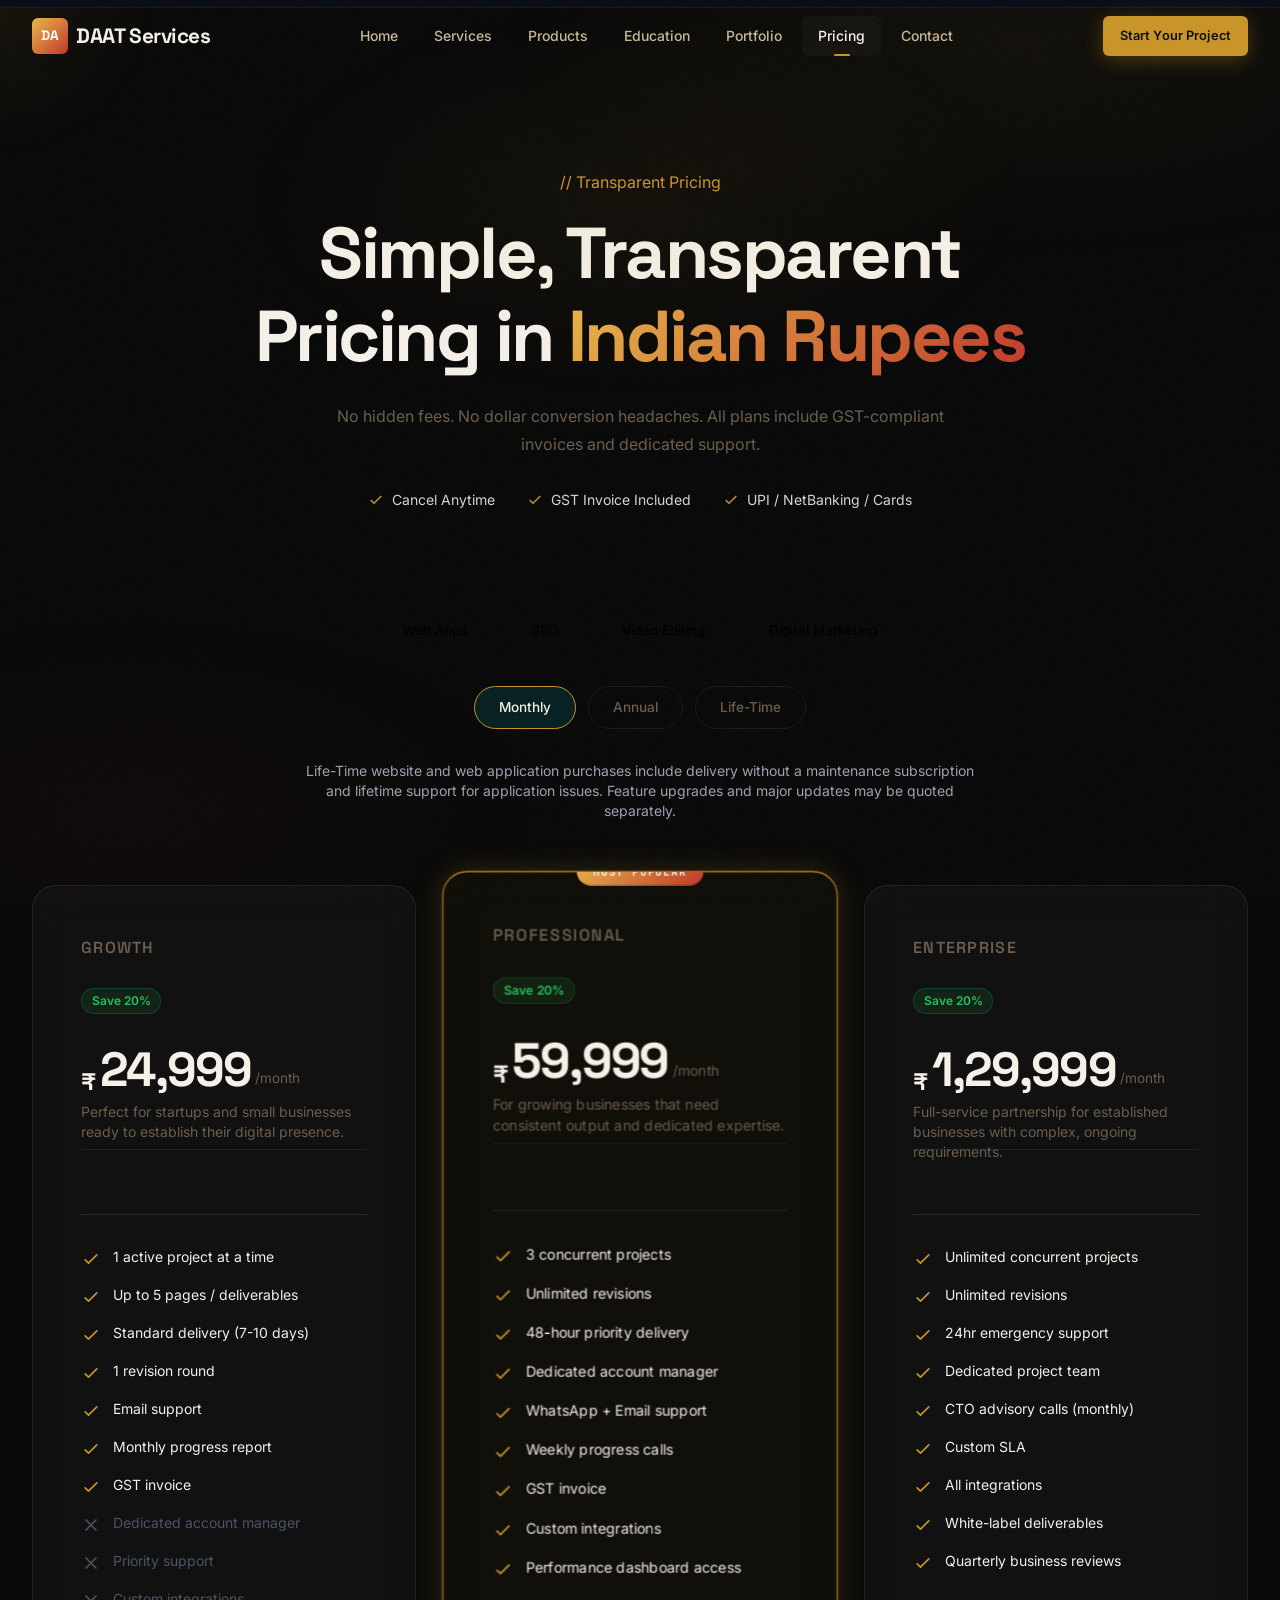
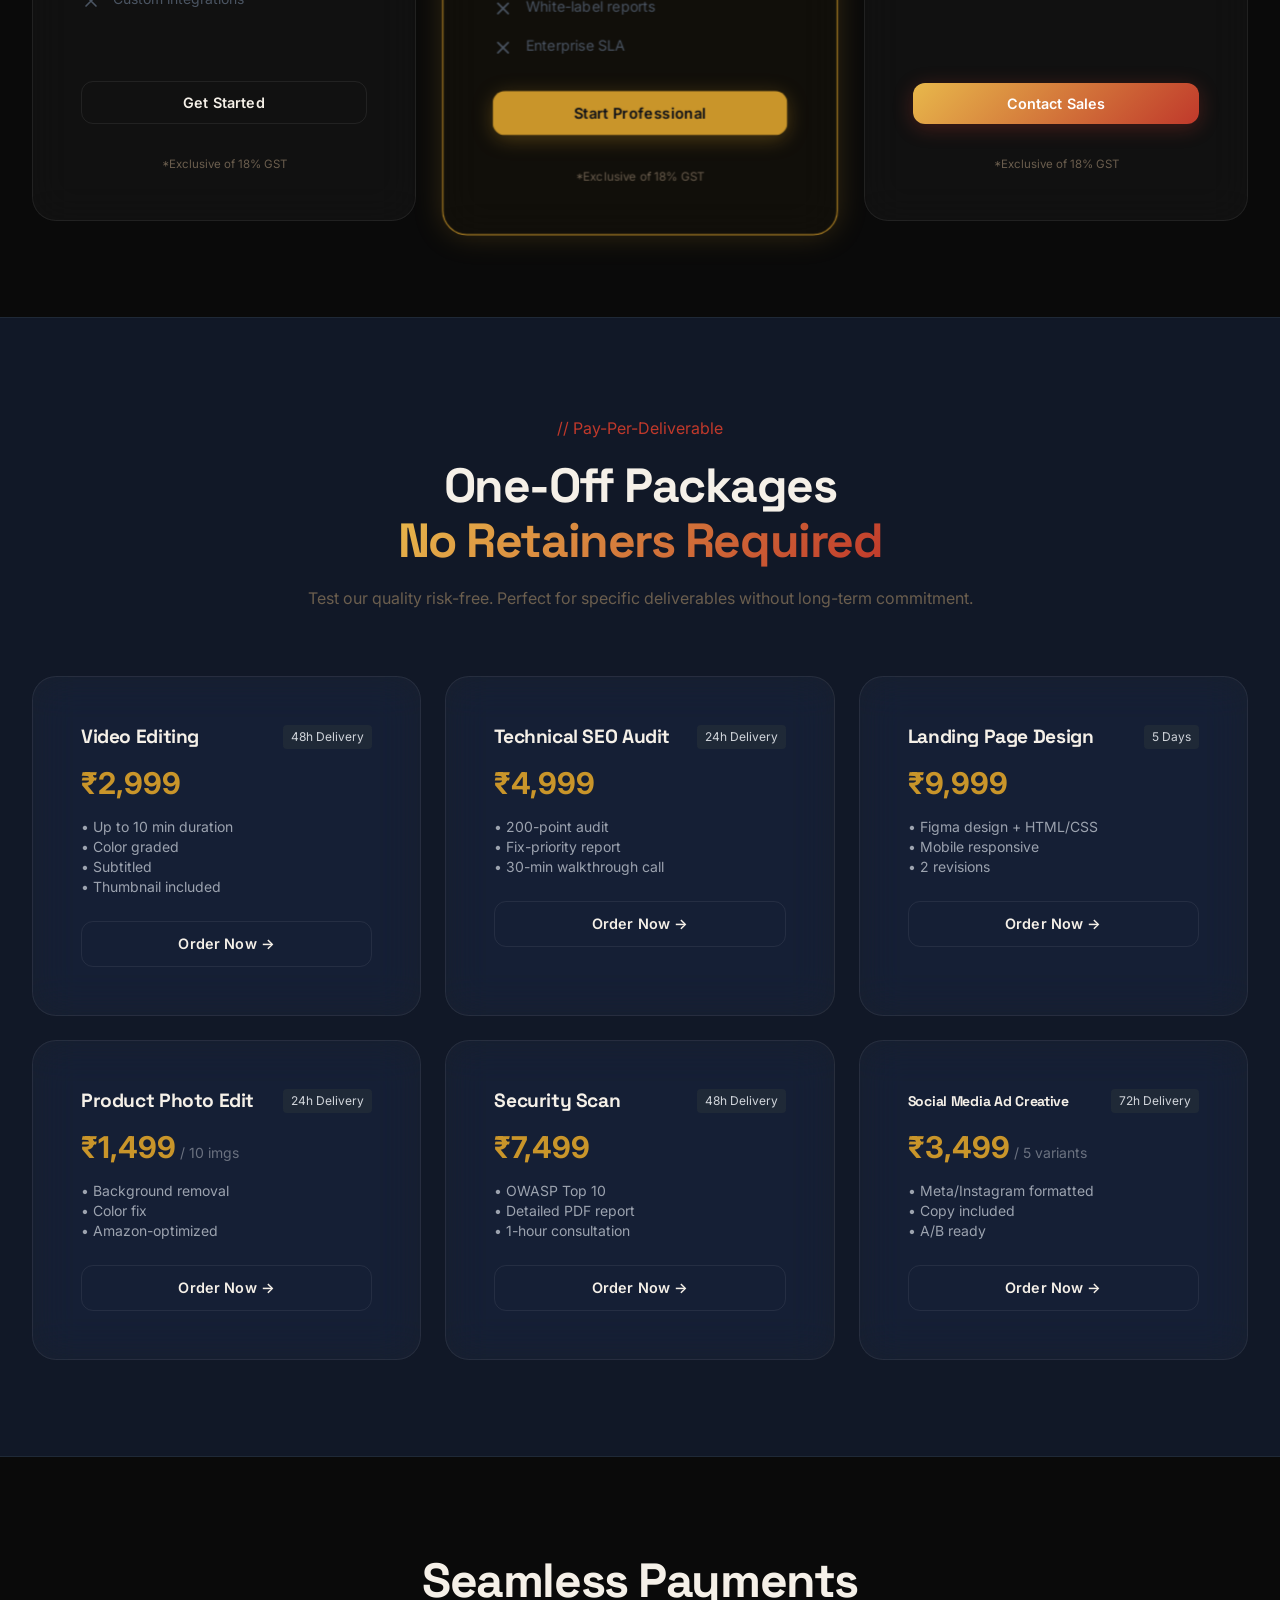
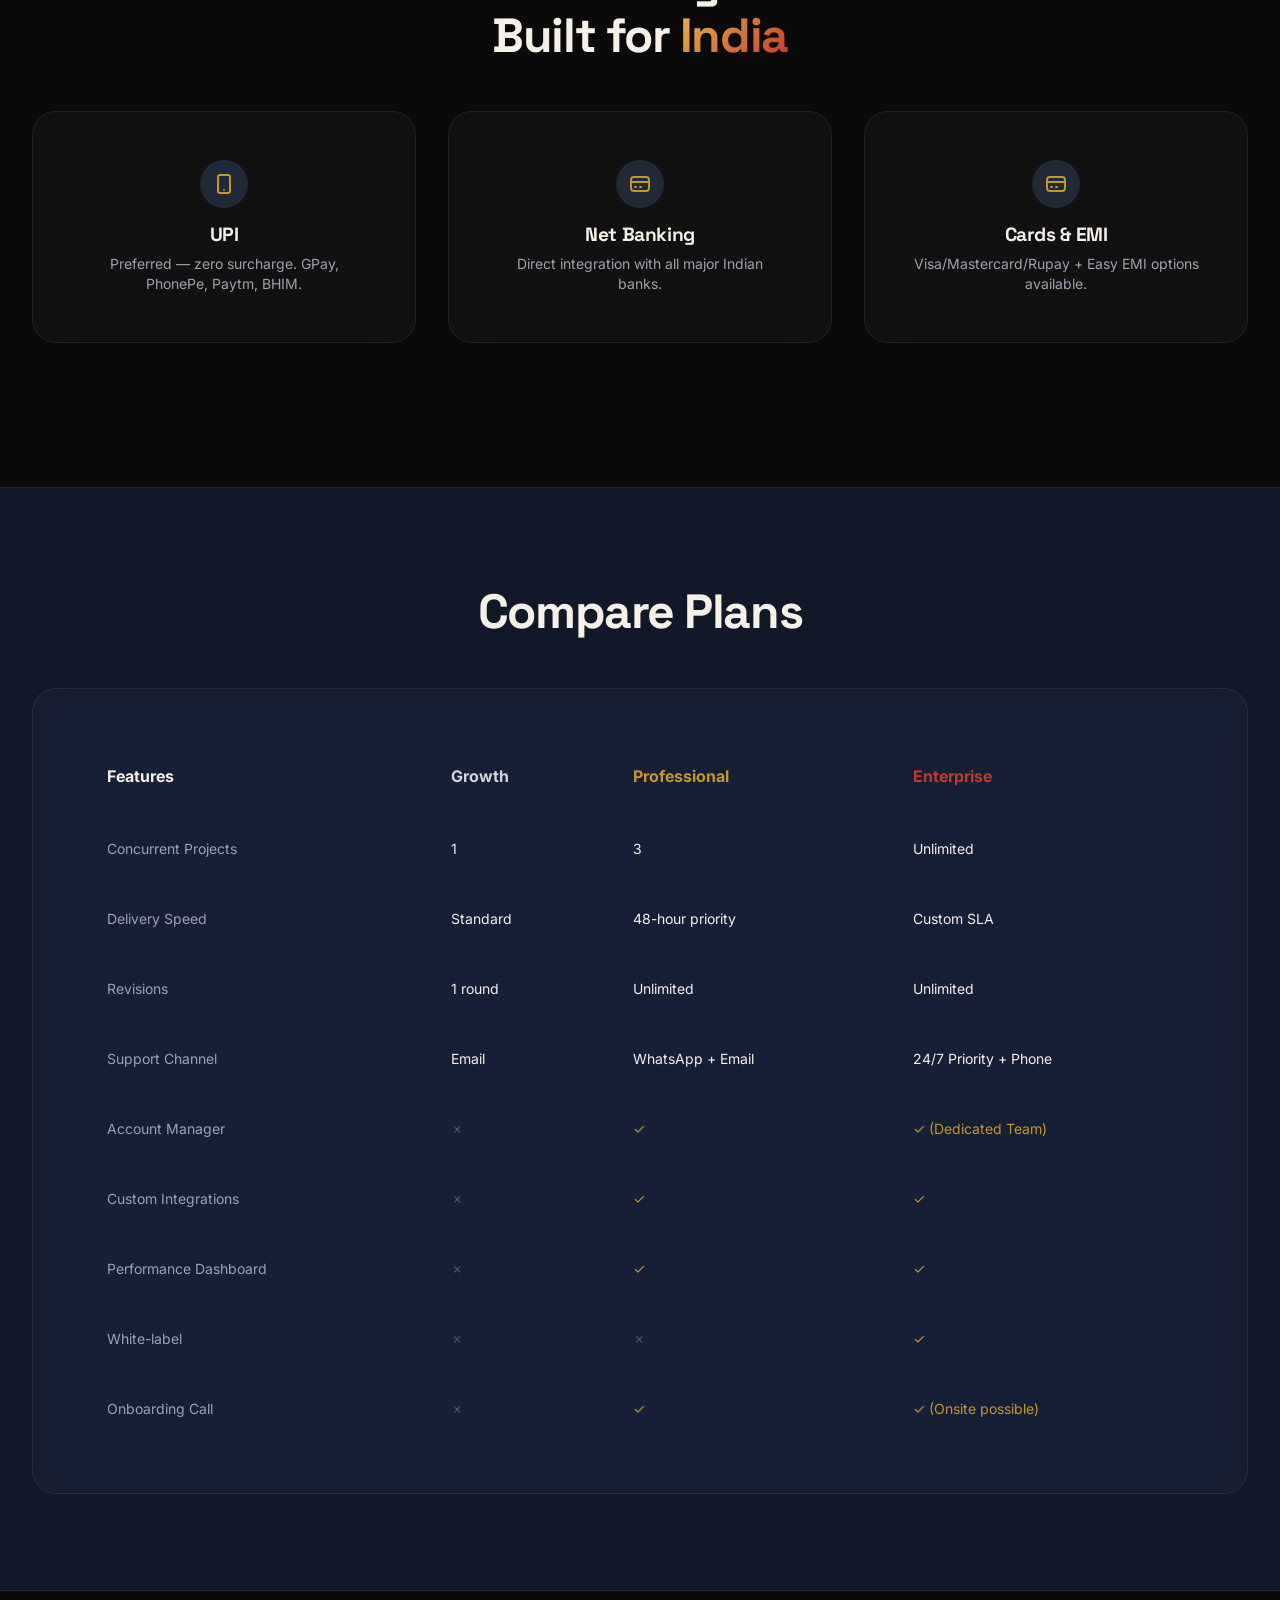
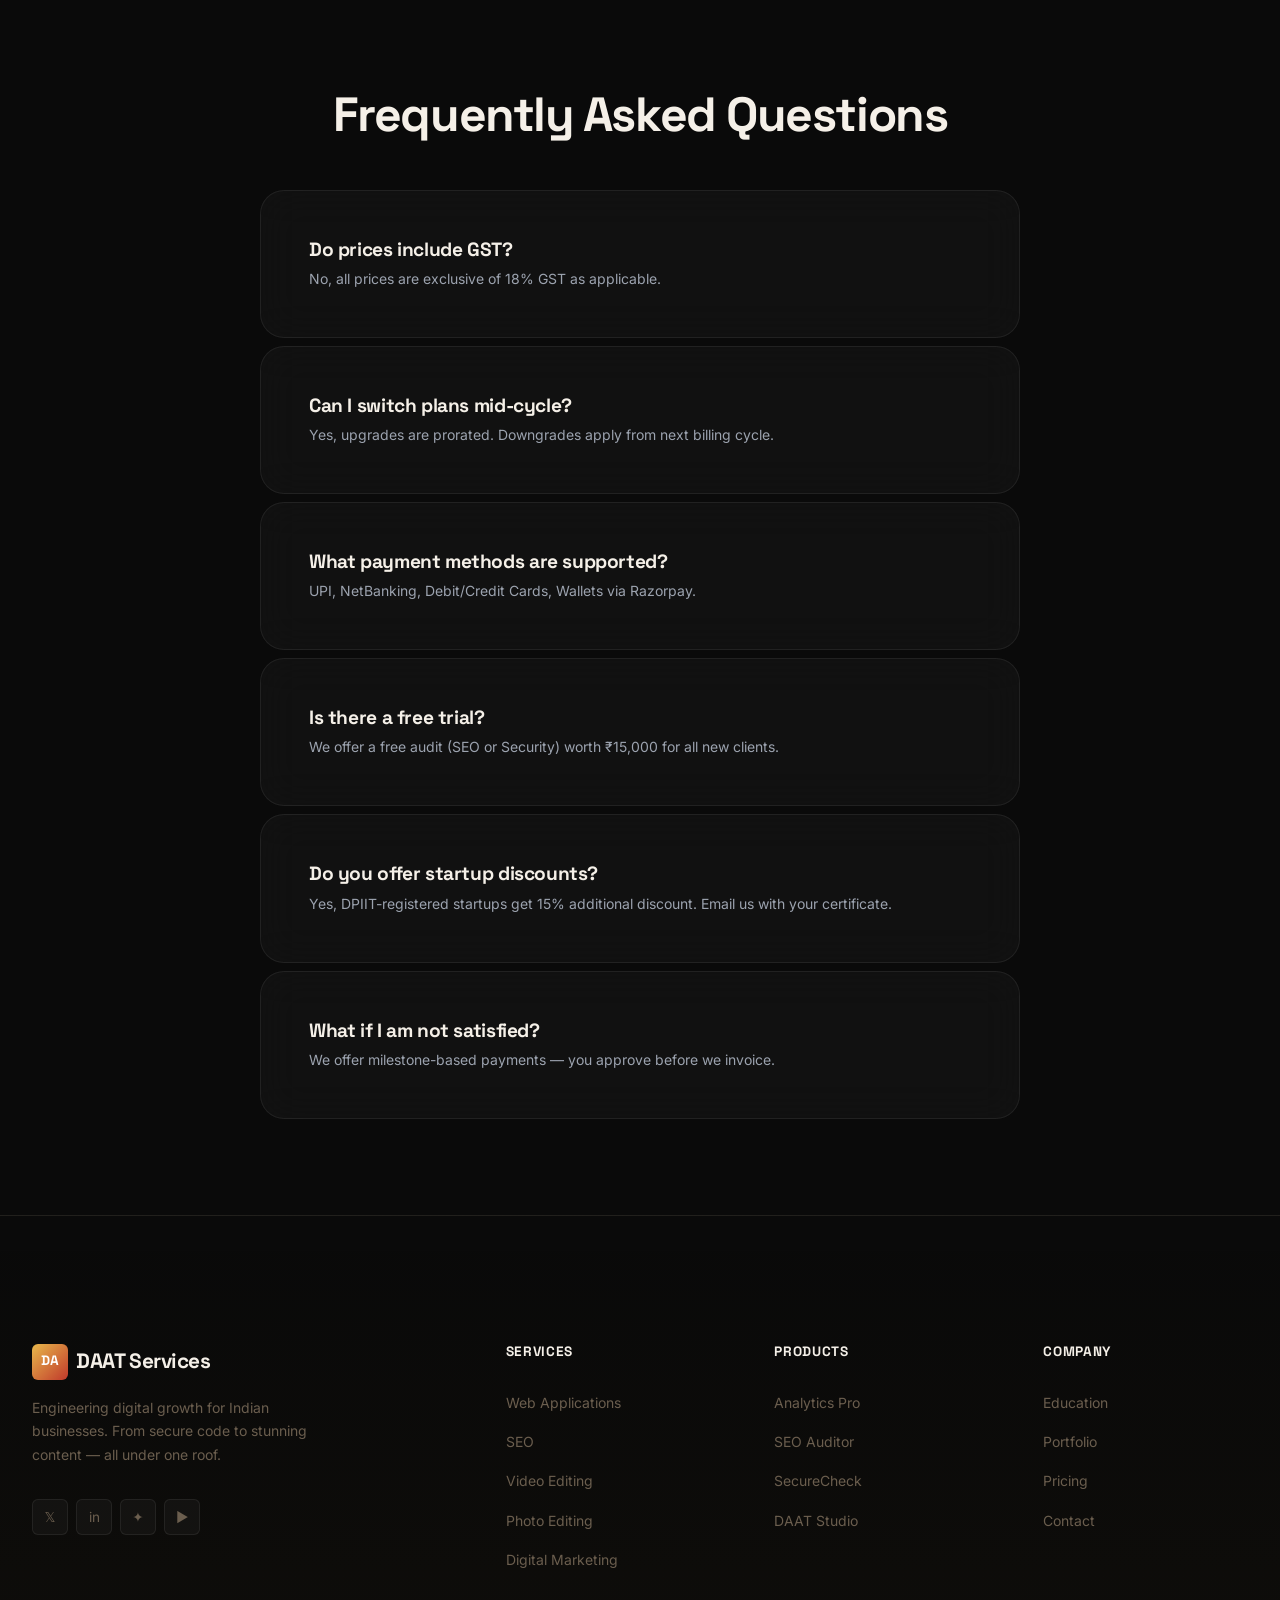
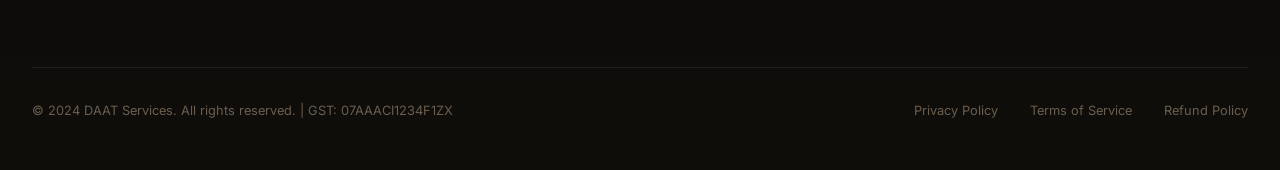
<file: pricing.html>
<!DOCTYPE html>
<html lang="en">
<head>
    <meta charset="UTF-8">
    <meta name="viewport" content="width=device-width, initial-scale=1.0">
    <title>Pricing - DAAT Services | Transparent Digital Agency Pricing in INR</title>
    <meta name="description" content="Simple, transparent pricing for digital agency services in India. Web development, SEO, Video Editing, and Digital Marketing packages in INR with GST invoices.">
    
    <!-- Fonts -->
    <link rel="preconnect" href="https://fonts.googleapis.com">
    <link rel="preconnect" href="https://fonts.gstatic.com" crossorigin>
    <link href="https://fonts.googleapis.com/css2?family=Space+Grotesk:wght@400;500;600;700;800&family=Inter:wght@300;400;500;600;700&family=JetBrains+Mono:wght@400;500&display=swap" rel="stylesheet">
    
    <!-- CSS -->
    <link rel="stylesheet" href="css/utilities.css">
    <link rel="stylesheet" href="css/global.css">
    <link rel="stylesheet" href="css/animations.css">
    <link rel="stylesheet" href="css/components.css">
</head>
<body>

    <!-- Progress Bar -->
    <div class="progress-bar" id="progress-bar"></div>

    <!-- Cursor Glow -->
    <div class="cursor-glow" id="cursor-glow"></div>

    <!-- Navigation -->
    <nav class="nav" id="main-nav" role="navigation" aria-label="Main navigation">
        <div class="nav-inner">
            <a href="index.html" class="nav-logo" aria-label="DAAT Services Home">
                <div class="nav-logo-icon" aria-hidden="true">DA</div>
                DAAT Services
            </a>
            <div class="nav-links" role="list">
                <a href="index.html"              class="nav-link"        role="listitem">Home</a>
                <a href="services.html"           class="nav-link"        role="listitem">Services</a>
                <a href="products.html"           class="nav-link"        role="listitem">Products</a>
                <a href="education.html"          class="nav-link"        role="listitem">Education</a>
                <a href="portfolio.html"          class="nav-link"        role="listitem">Portfolio</a>
                <a href="pricing.html"            class="nav-link active" role="listitem">Pricing</a>
                <a href="contact.html"            class="nav-link"        role="listitem">Contact</a>
            </div>
            <div class="nav-actions">
                <a href="contact.html" class="btn btn-primary btn-sm" id="nav-cta">Start Your Project</a>
                <button class="nav-toggle" id="nav-toggle" aria-label="Toggle navigation" aria-expanded="false">
                    <span></span><span></span><span></span>
                </button>
            </div>
        </div>
    </nav>

    <!-- Mobile Drawer -->
    <div class="nav-drawer" id="nav-drawer" aria-hidden="true">
        <div class="nav-drawer-links">
            <a href="index.html"             class="nav-drawer-link">Home</a>
            <a href="services.html"          class="nav-drawer-link">Services</a>
            <a href="products.html"          class="nav-drawer-link">Products</a>
            <a href="education.html"         class="nav-drawer-link">Education</a>
            <a href="portfolio.html"         class="nav-drawer-link">Portfolio</a>
            <a href="pricing.html"           class="nav-drawer-link">Pricing</a>
            <a href="contact.html"           class="nav-drawer-link">Contact</a>
        </div>
        <a href="contact.html" class="btn btn-primary" style="width:100%;justify-content:center;margin-top:0.5rem">
            Start Your Project →
        </a>
    </div>

    <main class="page-wrapper">
        <!-- Page Hero -->
        <section class="page-hero pt-32 pb-16 reveal">
            <div class="container text-center">
                <p class="eyebrow mono-text text-cyan mb-4">// Transparent Pricing</p>
                <h1 class="h1 mb-6">Simple, Transparent<br>Pricing in <span class="text-gradient">Indian Rupees</span></h1>
                <p class="subtitle text-muted max-w-2xl mx-auto mb-8">No hidden fees. No dollar conversion headaches. All plans include GST-compliant invoices and dedicated support.</p>
                
                <div class="trust-row flex justify-center gap-8 text-sm mono-text text-gray-300 flex-wrap">
                    <span class="flex items-center gap-2">
                        <svg width="16" height="16" viewBox="0 0 24 24" fill="none" stroke="#C9952A" stroke-width="2"><path d="M20 6L9 17l-5-5"/></svg>
                        Cancel Anytime
                    </span>
                    <span class="flex items-center gap-2">
                        <svg width="16" height="16" viewBox="0 0 24 24" fill="none" stroke="#C9952A" stroke-width="2"><path d="M20 6L9 17l-5-5"/></svg>
                        GST Invoice Included
                    </span>
                    <span class="flex items-center gap-2">
                        <svg width="16" height="16" viewBox="0 0 24 24" fill="none" stroke="#C9952A" stroke-width="2"><path d="M20 6L9 17l-5-5"/></svg>
                        UPI / NetBanking / Cards
                    </span>
                </div>
            </div>
        </section>

        <!-- Service Category Tabs & Billing Toggle -->
        <section class="pricing-controls pb-16 reveal">
            <div class="container flex flex-col items-center gap-8">
                
                <div class="service-tabs flex gap-4 glass-panel p-2 rounded-full overflow-x-auto max-w-full">
                    <button class="pricing-cat-tab active px-6 py-2 rounded-full font-medium transition-colors" data-cat="web">Web Apps</button>
                    <button class="pricing-cat-tab px-6 py-2 rounded-full font-medium transition-colors" data-cat="seo">SEO</button>
                    <button class="pricing-cat-tab px-6 py-2 rounded-full font-medium transition-colors" data-cat="video">Video Editing</button>
                    <button class="pricing-cat-tab px-6 py-2 rounded-full font-medium transition-colors" data-cat="marketing">Digital Marketing</button>
                </div>

                <div class="billing-toggle-container flex items-center gap-3 flex-wrap justify-center" role="tablist" aria-label="Billing frequency">
                    <button class="toggle-label active font-medium transition-colors cursor-pointer px-5 py-2 rounded-full" data-billing-mode="monthly" role="tab" aria-selected="true">Monthly</button>
                    <button class="toggle-label font-medium transition-colors cursor-pointer px-5 py-2 rounded-full" data-billing-mode="annual" role="tab" aria-selected="false">Annual</button>
                    <button class="toggle-label font-medium transition-colors cursor-pointer px-5 py-2 rounded-full" data-billing-mode="oneTime" role="tab" aria-selected="false">Life-Time</button>
                    <!-- <span class="badge bg-green-500/20 text-green-400 text-xs px-2 py-1 rounded mono-text">Annual saves 20%</span> -->
                </div>
                <p class="text-sm text-gray-400 text-center max-w-2xl">Life-Time website and web application purchases include delivery without a maintenance subscription and lifetime support for application issues. Feature upgrades and major updates may be quoted separately.</p>

            </div>
        </section>

        <!-- Pricing Grid -->
        <section class="pb-24">
            <div class="container pricing-grid">
                
                <!-- Growth Plan -->
                <div class="pricing-card glass-card rounded-2xl reveal" style="transition-delay: 0.1s">
                    <div class="pricing-header mb-8 pb-8 border-b border-gray-800">
                        <h3 class="pricing-name text-xl font-bold mb-4 mono-text text-gray-300">GROWTH</h3>
                        <div class="pricing-price-container mb-2">
                            <span class="pricing-original text-gray-500 line-through text-sm mr-2 hidden" data-original="growth">₹31,249</span>
                            <span class="pricing-save text-green-400 text-xs bg-green-500/10 px-2 py-1 rounded hidden" data-save="growth">Save 20%</span>
                            <div class="flex items-end gap-1 mt-2">
                                <span class="pricing-currency text-4xl font-bold">₹</span>
                                <span class="pricing-price text-5xl font-bold" data-price="growth">24,999</span>
                                <span class="pricing-period text-gray-400 mb-1" data-period="growth">/month</span>
                            </div>
                        </div>
                        <p class="pricing-desc text-gray-400 text-sm h-12">Perfect for startups and small businesses ready to establish their digital presence.</p>
                        <p class="pricing-Life-Time-note text-xs text-cyan mt-3" data-Life-Time-note="growth" style="display:none">No maintenance subscription. Lifetime issue support included; upgrades and major updates are quoted separately.</p>
                    </div>
                    
                    <ul class="feature-list flex-1 flex flex-col gap-4 mb-8 text-sm">
                        <li class="flex items-start gap-3"><svg class="w-5 h-5 text-cyan shrink-0 mt-0.5" fill="none" viewBox="0 0 24 24" stroke="currentColor"><path stroke-linecap="round" stroke-linejoin="round" stroke-width="2" d="M5 13l4 4L19 7"/></svg> 1 active project at a time</li>
                        <li class="flex items-start gap-3"><svg class="w-5 h-5 text-cyan shrink-0 mt-0.5" fill="none" viewBox="0 0 24 24" stroke="currentColor"><path stroke-linecap="round" stroke-linejoin="round" stroke-width="2" d="M5 13l4 4L19 7"/></svg> Up to 5 pages / deliverables</li>
                        <li class="flex items-start gap-3"><svg class="w-5 h-5 text-cyan shrink-0 mt-0.5" fill="none" viewBox="0 0 24 24" stroke="currentColor"><path stroke-linecap="round" stroke-linejoin="round" stroke-width="2" d="M5 13l4 4L19 7"/></svg> Standard delivery (7-10 days)</li>
                        <li class="flex items-start gap-3"><svg class="w-5 h-5 text-cyan shrink-0 mt-0.5" fill="none" viewBox="0 0 24 24" stroke="currentColor"><path stroke-linecap="round" stroke-linejoin="round" stroke-width="2" d="M5 13l4 4L19 7"/></svg> 1 revision round</li>
                        <li class="flex items-start gap-3"><svg class="w-5 h-5 text-cyan shrink-0 mt-0.5" fill="none" viewBox="0 0 24 24" stroke="currentColor"><path stroke-linecap="round" stroke-linejoin="round" stroke-width="2" d="M5 13l4 4L19 7"/></svg> Email support</li>
                        <li class="flex items-start gap-3"><svg class="w-5 h-5 text-cyan shrink-0 mt-0.5" fill="none" viewBox="0 0 24 24" stroke="currentColor"><path stroke-linecap="round" stroke-linejoin="round" stroke-width="2" d="M5 13l4 4L19 7"/></svg> Monthly progress report</li>
                        <li class="flex items-start gap-3"><svg class="w-5 h-5 text-cyan shrink-0 mt-0.5" fill="none" viewBox="0 0 24 24" stroke="currentColor"><path stroke-linecap="round" stroke-linejoin="round" stroke-width="2" d="M5 13l4 4L19 7"/></svg> GST invoice</li>
                        
                        <li class="flex items-start gap-3 text-gray-600"><svg class="w-5 h-5 shrink-0 mt-0.5" fill="none" viewBox="0 0 24 24" stroke="currentColor"><path stroke-linecap="round" stroke-linejoin="round" stroke-width="2" d="M6 18L18 6M6 6l12 12"/></svg> Dedicated account manager</li>
                        <li class="flex items-start gap-3 text-gray-600"><svg class="w-5 h-5 shrink-0 mt-0.5" fill="none" viewBox="0 0 24 24" stroke="currentColor"><path stroke-linecap="round" stroke-linejoin="round" stroke-width="2" d="M6 18L18 6M6 6l12 12"/></svg> Priority support</li>
                        <li class="flex items-start gap-3 text-gray-600"><svg class="w-5 h-5 shrink-0 mt-0.5" fill="none" viewBox="0 0 24 24" stroke="currentColor"><path stroke-linecap="round" stroke-linejoin="round" stroke-width="2" d="M6 18L18 6M6 6l12 12"/></svg> Custom integrations</li>
                    </ul>
                    
                    <button class="btn btn-outline w-full mb-4" data-razorpay="growth">Get Started</button>
                    <p class="pricing-gst text-xs text-center text-gray-500">*Exclusive of 18% GST</p>
                </div>

                <!-- Professional Plan -->
                <div class="pricing-card featured glass-card rounded-2xl reveal" style="transition-delay: 0.2s">
                    <div class="pricing-popular">Most Popular</div>
                    
                    <div class="pricing-header mb-8 pb-8 border-b border-gray-800">
                        <h3 class="pricing-name text-xl font-bold mb-4 mono-text text-cyan">PROFESSIONAL</h3>
                        <div class="pricing-price-container mb-2">
                            <span class="pricing-original text-gray-500 line-through text-sm mr-2 hidden" data-original="professional">₹74,999</span>
                            <span class="pricing-save text-green-400 text-xs bg-green-500/10 px-2 py-1 rounded hidden" data-save="professional">Save 20%</span>
                            <div class="flex items-end gap-1 mt-2">
                                <span class="pricing-currency text-4xl font-bold">₹</span>
                                <span class="pricing-price text-5xl font-bold" data-price="professional">59,999</span>
                                <span class="pricing-period text-gray-400 mb-1" data-period="professional">/month</span>
                            </div>
                        </div>
                        <p class="pricing-desc text-gray-400 text-sm h-12">For growing businesses that need consistent output and dedicated expertise.</p>
                        <p class="pricing-Life-Time-note text-xs text-cyan mt-3" data-Life-Time-note="professional" style="display:none">No maintenance subscription. Lifetime issue support included; upgrades and major updates are quoted separately.</p>
                    </div>
                    
                    <ul class="feature-list flex-1 flex flex-col gap-4 mb-8 text-sm">
                        <li class="flex items-start gap-3"><svg class="w-5 h-5 text-cyan shrink-0 mt-0.5" fill="none" viewBox="0 0 24 24" stroke="currentColor"><path stroke-linecap="round" stroke-linejoin="round" stroke-width="2" d="M5 13l4 4L19 7"/></svg> 3 concurrent projects</li>
                        <li class="flex items-start gap-3"><svg class="w-5 h-5 text-cyan shrink-0 mt-0.5" fill="none" viewBox="0 0 24 24" stroke="currentColor"><path stroke-linecap="round" stroke-linejoin="round" stroke-width="2" d="M5 13l4 4L19 7"/></svg> Unlimited revisions</li>
                        <li class="flex items-start gap-3"><svg class="w-5 h-5 text-cyan shrink-0 mt-0.5" fill="none" viewBox="0 0 24 24" stroke="currentColor"><path stroke-linecap="round" stroke-linejoin="round" stroke-width="2" d="M5 13l4 4L19 7"/></svg> 48-hour priority delivery</li>
                        <li class="flex items-start gap-3"><svg class="w-5 h-5 text-cyan shrink-0 mt-0.5" fill="none" viewBox="0 0 24 24" stroke="currentColor"><path stroke-linecap="round" stroke-linejoin="round" stroke-width="2" d="M5 13l4 4L19 7"/></svg> Dedicated account manager</li>
                        <li class="flex items-start gap-3"><svg class="w-5 h-5 text-cyan shrink-0 mt-0.5" fill="none" viewBox="0 0 24 24" stroke="currentColor"><path stroke-linecap="round" stroke-linejoin="round" stroke-width="2" d="M5 13l4 4L19 7"/></svg> WhatsApp + Email support</li>
                        <li class="flex items-start gap-3"><svg class="w-5 h-5 text-cyan shrink-0 mt-0.5" fill="none" viewBox="0 0 24 24" stroke="currentColor"><path stroke-linecap="round" stroke-linejoin="round" stroke-width="2" d="M5 13l4 4L19 7"/></svg> Weekly progress calls</li>
                        <li class="flex items-start gap-3"><svg class="w-5 h-5 text-cyan shrink-0 mt-0.5" fill="none" viewBox="0 0 24 24" stroke="currentColor"><path stroke-linecap="round" stroke-linejoin="round" stroke-width="2" d="M5 13l4 4L19 7"/></svg> GST invoice</li>
                        <li class="flex items-start gap-3"><svg class="w-5 h-5 text-cyan shrink-0 mt-0.5" fill="none" viewBox="0 0 24 24" stroke="currentColor"><path stroke-linecap="round" stroke-linejoin="round" stroke-width="2" d="M5 13l4 4L19 7"/></svg> Custom integrations</li>
                        <li class="flex items-start gap-3"><svg class="w-5 h-5 text-cyan shrink-0 mt-0.5" fill="none" viewBox="0 0 24 24" stroke="currentColor"><path stroke-linecap="round" stroke-linejoin="round" stroke-width="2" d="M5 13l4 4L19 7"/></svg> Performance dashboard access</li>
                        
                        <li class="flex items-start gap-3 text-gray-600"><svg class="w-5 h-5 shrink-0 mt-0.5" fill="none" viewBox="0 0 24 24" stroke="currentColor"><path stroke-linecap="round" stroke-linejoin="round" stroke-width="2" d="M6 18L18 6M6 6l12 12"/></svg> White-label reports</li>
                        <li class="flex items-start gap-3 text-gray-600"><svg class="w-5 h-5 shrink-0 mt-0.5" fill="none" viewBox="0 0 24 24" stroke="currentColor"><path stroke-linecap="round" stroke-linejoin="round" stroke-width="2" d="M6 18L18 6M6 6l12 12"/></svg> Enterprise SLA</li>
                    </ul>
                    
                    <button class="btn btn-primary w-full mb-4" data-razorpay="professional">Start Professional</button>
                    <p class="pricing-gst text-xs text-center text-gray-500">*Exclusive of 18% GST</p>
                </div>

                <!-- Enterprise Plan -->
                <div class="pricing-card glass-card rounded-2xl reveal" style="transition-delay: 0.3s">
                    <div class="pricing-header mb-8 pb-8 border-b border-gray-800">
                        <h3 class="pricing-name text-xl font-bold mb-4 mono-text text-purple">ENTERPRISE</h3>
                        <div class="pricing-price-container mb-2">
                            <span class="pricing-original text-gray-500 line-through text-sm mr-2 hidden" data-original="enterprise">₹1,62,499</span>
                            <span class="pricing-save text-green-400 text-xs bg-green-500/10 px-2 py-1 rounded hidden" data-save="enterprise">Save 20%</span>
                            <div class="flex items-end gap-1 mt-2">
                                <span class="pricing-currency text-4xl font-bold">₹</span>
                                <span class="pricing-price text-5xl font-bold" data-price="enterprise">1,29,999</span>
                                <span class="pricing-period text-gray-400 mb-1" data-period="enterprise">/month</span>
                            </div>
                        </div>
                        <p class="pricing-desc text-gray-400 text-sm h-12">Full-service partnership for established businesses with complex, ongoing requirements.</p>
                        <p class="pricing-Life-Time-note text-xs text-cyan mt-3" data-Life-Time-note="enterprise" style="display:none">No maintenance subscription. Lifetime issue support included; upgrades and major updates are quoted separately.</p>
                    </div>
                    
                    <ul class="feature-list flex-1 flex flex-col gap-4 mb-8 text-sm">
                        <li class="flex items-start gap-3"><svg class="w-5 h-5 text-cyan shrink-0 mt-0.5" fill="none" viewBox="0 0 24 24" stroke="currentColor"><path stroke-linecap="round" stroke-linejoin="round" stroke-width="2" d="M5 13l4 4L19 7"/></svg> Unlimited concurrent projects</li>
                        <li class="flex items-start gap-3"><svg class="w-5 h-5 text-cyan shrink-0 mt-0.5" fill="none" viewBox="0 0 24 24" stroke="currentColor"><path stroke-linecap="round" stroke-linejoin="round" stroke-width="2" d="M5 13l4 4L19 7"/></svg> Unlimited revisions</li>
                        <li class="flex items-start gap-3"><svg class="w-5 h-5 text-cyan shrink-0 mt-0.5" fill="none" viewBox="0 0 24 24" stroke="currentColor"><path stroke-linecap="round" stroke-linejoin="round" stroke-width="2" d="M5 13l4 4L19 7"/></svg> 24hr emergency support</li>
                        <li class="flex items-start gap-3"><svg class="w-5 h-5 text-cyan shrink-0 mt-0.5" fill="none" viewBox="0 0 24 24" stroke="currentColor"><path stroke-linecap="round" stroke-linejoin="round" stroke-width="2" d="M5 13l4 4L19 7"/></svg> Dedicated project team</li>
                        <li class="flex items-start gap-3"><svg class="w-5 h-5 text-cyan shrink-0 mt-0.5" fill="none" viewBox="0 0 24 24" stroke="currentColor"><path stroke-linecap="round" stroke-linejoin="round" stroke-width="2" d="M5 13l4 4L19 7"/></svg> CTO advisory calls (monthly)</li>
                        <li class="flex items-start gap-3"><svg class="w-5 h-5 text-cyan shrink-0 mt-0.5" fill="none" viewBox="0 0 24 24" stroke="currentColor"><path stroke-linecap="round" stroke-linejoin="round" stroke-width="2" d="M5 13l4 4L19 7"/></svg> Custom SLA</li>
                        <li class="flex items-start gap-3"><svg class="w-5 h-5 text-cyan shrink-0 mt-0.5" fill="none" viewBox="0 0 24 24" stroke="currentColor"><path stroke-linecap="round" stroke-linejoin="round" stroke-width="2" d="M5 13l4 4L19 7"/></svg> All integrations</li>
                        <li class="flex items-start gap-3"><svg class="w-5 h-5 text-cyan shrink-0 mt-0.5" fill="none" viewBox="0 0 24 24" stroke="currentColor"><path stroke-linecap="round" stroke-linejoin="round" stroke-width="2" d="M5 13l4 4L19 7"/></svg> White-label deliverables</li>
                        <li class="flex items-start gap-3"><svg class="w-5 h-5 text-cyan shrink-0 mt-0.5" fill="none" viewBox="0 0 24 24" stroke="currentColor"><path stroke-linecap="round" stroke-linejoin="round" stroke-width="2" d="M5 13l4 4L19 7"/></svg> Quarterly business reviews</li>
                    </ul>
                    
                    <button class="btn btn-gradient w-full mb-4" data-razorpay="enterprise">Contact Sales</button>
                    <p class="pricing-gst text-xs text-center text-gray-500">*Exclusive of 18% GST</p>
                </div>

            </div>
        </section>

        <!-- Sachet / Micro-Pricing Section -->
        <section class="sachet-pricing py-24 bg-gray-900 border-y border-gray-800 reveal">
            <div class="container">
                <div class="text-center mb-16">
                    <p class="eyebrow mono-text text-purple mb-4">// Pay-Per-Deliverable</p>
                    <h2 class="h2 mb-4">One-Off Packages<br><span class="text-gradient">No Retainers Required</span></h2>
                    <p class="subtitle text-muted max-w-2xl mx-auto">Test our quality risk-free. Perfect for specific deliverables without long-term commitment.</p>
                </div>

                <div class="grid md-grid-3 gap-6">
                    <!-- Sachet 1 -->
                    <div class="glass-card p-6 rounded-xl hover:-translate-y-1 transition-transform reveal">
                        <div class="flex items-center justify-between mb-4">
                            <h4 class="font-bold">Video Editing</h4>
                            <span class="badge bg-gray-800 text-gray-300 text-xs px-2 py-1 rounded">48h Delivery</span>
                        </div>
                        <div class="text-3xl font-bold text-cyan mb-4">₹2,999</div>
                        <ul class="text-sm text-gray-400 mb-6 space-y-2">
                            <li>• Up to 10 min duration</li>
                            <li>• Color graded</li>
                            <li>• Subtitled</li>
                            <li>• Thumbnail included</li>
                        </ul>
                        <button class="btn btn-outline w-full text-sm py-2">Order Now &rarr;</button>
                    </div>

                    <!-- Sachet 2 -->
                    <div class="glass-card p-6 rounded-xl hover:-translate-y-1 transition-transform reveal" style="transition-delay: 0.1s">
                        <div class="flex items-center justify-between mb-4">
                            <h4 class="font-bold">Technical SEO Audit</h4>
                            <span class="badge bg-gray-800 text-gray-300 text-xs px-2 py-1 rounded">24h Delivery</span>
                        </div>
                        <div class="text-3xl font-bold text-cyan mb-4">₹4,999</div>
                        <ul class="text-sm text-gray-400 mb-6 space-y-2">
                            <li>• 200-point audit</li>
                            <li>• Fix-priority report</li>
                            <li>• 30-min walkthrough call</li>
                        </ul>
                        <button class="btn btn-outline w-full text-sm py-2">Order Now &rarr;</button>
                    </div>

                    <!-- Sachet 3 -->
                    <div class="glass-card p-6 rounded-xl hover:-translate-y-1 transition-transform reveal" style="transition-delay: 0.2s">
                        <div class="flex items-center justify-between mb-4">
                            <h4 class="font-bold">Landing Page Design</h4>
                            <span class="badge bg-gray-800 text-gray-300 text-xs px-2 py-1 rounded">5 Days</span>
                        </div>
                        <div class="text-3xl font-bold text-cyan mb-4">₹9,999</div>
                        <ul class="text-sm text-gray-400 mb-6 space-y-2">
                            <li>• Figma design + HTML/CSS</li>
                            <li>• Mobile responsive</li>
                            <li>• 2 revisions</li>
                        </ul>
                        <button class="btn btn-outline w-full text-sm py-2">Order Now &rarr;</button>
                    </div>

                    <!-- Sachet 4 -->
                    <div class="glass-card p-6 rounded-xl hover:-translate-y-1 transition-transform reveal" style="transition-delay: 0.3s">
                        <div class="flex items-center justify-between mb-4">
                            <h4 class="font-bold">Product Photo Edit</h4>
                            <span class="badge bg-gray-800 text-gray-300 text-xs px-2 py-1 rounded">24h Delivery</span>
                        </div>
                        <div class="text-3xl font-bold text-cyan mb-4">₹1,499<span class="text-sm text-gray-500 font-normal"> / 10 imgs</span></div>
                        <ul class="text-sm text-gray-400 mb-6 space-y-2">
                            <li>• Background removal</li>
                            <li>• Color fix</li>
                            <li>• Amazon-optimized</li>
                        </ul>
                        <button class="btn btn-outline w-full text-sm py-2">Order Now &rarr;</button>
                    </div>

                    <!-- Sachet 5 -->
                    <div class="glass-card p-6 rounded-xl hover:-translate-y-1 transition-transform reveal" style="transition-delay: 0.4s">
                        <div class="flex items-center justify-between mb-4">
                            <h4 class="font-bold">Security Scan</h4>
                            <span class="badge bg-gray-800 text-gray-300 text-xs px-2 py-1 rounded">48h Delivery</span>
                        </div>
                        <div class="text-3xl font-bold text-cyan mb-4">₹7,499</div>
                        <ul class="text-sm text-gray-400 mb-6 space-y-2">
                            <li>• OWASP Top 10</li>
                            <li>• Detailed PDF report</li>
                            <li>• 1-hour consultation</li>
                        </ul>
                        <button class="btn btn-outline w-full text-sm py-2">Order Now &rarr;</button>
                    </div>

                    <!-- Sachet 6 -->
                    <div class="glass-card p-6 rounded-xl hover:-translate-y-1 transition-transform reveal" style="transition-delay: 0.5s">
                        <div class="flex items-center justify-between mb-4">
                            <h4 class="font-bold text-sm">Social Media Ad Creative</h4>
                            <span class="badge bg-gray-800 text-gray-300 text-xs px-2 py-1 rounded">72h Delivery</span>
                        </div>
                        <div class="text-3xl font-bold text-cyan mb-4">₹3,499<span class="text-sm text-gray-500 font-normal"> / 5 variants</span></div>
                        <ul class="text-sm text-gray-400 mb-6 space-y-2">
                            <li>• Meta/Instagram formatted</li>
                            <li>• Copy included</li>
                            <li>• A/B ready</li>
                        </ul>
                        <button class="btn btn-outline w-full text-sm py-2">Order Now &rarr;</button>
                    </div>
                </div>
            </div>
        </section>

        <!-- Payment & Checkout Info -->
        <section class="checkout-info py-24 reveal">
            <div class="container">
                <div class="text-center mb-12">
                    <h2 class="h2 mb-4">Seamless Payments<br>Built for <span class="text-gradient">India</span></h2>
                </div>

                <div class="grid md-grid-3 gap-8 mb-12">
                    <div class="glass-card p-6 rounded-xl text-center flex flex-col items-center">
                        <div class="w-12 h-12 bg-gray-800 rounded-full flex items-center justify-center mb-4">
                            <svg class="w-6 h-6 text-cyan" fill="none" viewBox="0 0 24 24" stroke="currentColor"><path stroke-linecap="round" stroke-linejoin="round" stroke-width="2" d="M12 18h.01M8 21h8a2 2 0 002-2V5a2 2 0 00-2-2H8a2 2 0 00-2 2v14a2 2 0 002 2z"/></svg>
                        </div>
                        <h4 class="font-bold mb-2">UPI</h4>
                        <p class="text-sm text-gray-400">Preferred — zero surcharge. GPay, PhonePe, Paytm, BHIM.</p>
                    </div>
                    
                    <div class="glass-card p-6 rounded-xl text-center flex flex-col items-center">
                        <div class="w-12 h-12 bg-gray-800 rounded-full flex items-center justify-center mb-4">
                            <svg class="w-6 h-6 text-cyan" fill="none" viewBox="0 0 24 24" stroke="currentColor"><path stroke-linecap="round" stroke-linejoin="round" stroke-width="2" d="M3 10h18M7 15h1m4 0h1m-7 4h12a3 3 0 003-3V8a3 3 0 00-3-3H6a3 3 0 00-3 3v8a3 3 0 003 3z"/></svg>
                        </div>
                        <h4 class="font-bold mb-2">Net Banking</h4>
                        <p class="text-sm text-gray-400">Direct integration with all major Indian banks.</p>
                    </div>

                    <div class="glass-card p-6 rounded-xl text-center flex flex-col items-center">
                        <div class="w-12 h-12 bg-gray-800 rounded-full flex items-center justify-center mb-4">
                            <svg class="w-6 h-6 text-cyan" fill="none" viewBox="0 0 24 24" stroke="currentColor"><path stroke-linecap="round" stroke-linejoin="round" stroke-width="2" d="M3 10h18M7 15h1m4 0h1m-7 4h12a3 3 0 003-3V8a3 3 0 00-3-3H6a3 3 0 00-3 3v8a3 3 0 003 3z"/></svg>
                        </div>
                        <h4 class="font-bold mb-2">Cards & EMI</h4>
                        <p class="text-sm text-gray-400">Visa/Mastercard/Rupay + Easy EMI options available.</p>
                    </div>
                </div>

                <!-- <div class="max-w-2xl mx-auto glass-card p-8 rounded-xl relative overflow-hidden">
                    <div class="absolute top-0 right-0 p-4">
                        <span class="text-xs text-gray-500 font-bold tracking-widest uppercase">Powered by Razorpay</span>
                    </div>
                    
                    <div class="mb-6">
                        <label class="flex items-center gap-3 cursor-pointer select-none">
                            <input type="checkbox" id="has-gstin" class="form-checkbox bg-gray-900 border-gray-700 text-cyan rounded focus:ring-cyan w-5 h-5">
                            <span class="text-gray-300 font-medium">Are you a GST-registered business?</span>
                        </label>
                    </div>

                    <div id="gstin-field" class="hidden mb-6 pl-8">
                        <input type="text" placeholder="Enter 15-digit GSTIN" class="w-full bg-gray-900 border border-gray-700 rounded p-3 text-white focus:border-cyan outline-none transition-colors mb-2">
                        <p class="text-xs text-green-400">✓ Claim Input Tax Credit on your invoice</p>
                    </div>

                    <p class="text-xs text-gray-500 border-t border-gray-800 pt-6">All transactions are secured by 256-bit SSL encryption. GST-compliant invoices are auto-generated and emailed within 1 hour of payment.</p>
                </div> -->
            </div>
        </section>

        <!-- Comparison Table -->
        <section class="comparison-table py-24 bg-gray-900 border-y border-gray-800 reveal">
            <div class="container">
                <h2 class="h2 text-center mb-12">Compare Plans</h2>
                
                <div class="glass-card rounded-xl overflow-x-auto">
                    <table class="w-full text-left border-collapse min-w-[800px]">
                        <thead>
                            <tr class="border-b border-gray-800">
                                <th class="p-6 font-bold w-1/4">Features</th>
                                <th class="p-6 font-bold text-gray-300 w-1/4">Growth</th>
                                <th class="p-6 font-bold text-cyan w-1/4">Professional</th>
                                <th class="p-6 font-bold text-purple w-1/4">Enterprise</th>
                            </tr>
                        </thead>
                        <tbody class="text-sm">
                            <tr class="border-b border-gray-800/50">
                                <td class="p-6 text-gray-400">Concurrent Projects</td>
                                <td class="p-6">1</td>
                                <td class="p-6">3</td>
                                <td class="p-6">Unlimited</td>
                            </tr>
                            <tr class="border-b border-gray-800/50">
                                <td class="p-6 text-gray-400">Delivery Speed</td>
                                <td class="p-6">Standard</td>
                                <td class="p-6">48-hour priority</td>
                                <td class="p-6">Custom SLA</td>
                            </tr>
                            <tr class="border-b border-gray-800/50">
                                <td class="p-6 text-gray-400">Revisions</td>
                                <td class="p-6">1 round</td>
                                <td class="p-6">Unlimited</td>
                                <td class="p-6">Unlimited</td>
                            </tr>
                            <tr class="border-b border-gray-800/50">
                                <td class="p-6 text-gray-400">Support Channel</td>
                                <td class="p-6">Email</td>
                                <td class="p-6">WhatsApp + Email</td>
                                <td class="p-6">24/7 Priority + Phone</td>
                            </tr>
                            <tr class="border-b border-gray-800/50">
                                <td class="p-6 text-gray-400">Account Manager</td>
                                <td class="p-6 text-gray-600">✗</td>
                                <td class="p-6 text-cyan">✓</td>
                                <td class="p-6 text-cyan">✓ (Dedicated Team)</td>
                            </tr>
                            <tr class="border-b border-gray-800/50">
                                <td class="p-6 text-gray-400">Custom Integrations</td>
                                <td class="p-6 text-gray-600">✗</td>
                                <td class="p-6 text-cyan">✓</td>
                                <td class="p-6 text-cyan">✓</td>
                            </tr>
                            <tr class="border-b border-gray-800/50">
                                <td class="p-6 text-gray-400">Performance Dashboard</td>
                                <td class="p-6 text-gray-600">✗</td>
                                <td class="p-6 text-cyan">✓</td>
                                <td class="p-6 text-cyan">✓</td>
                            </tr>
                            <tr class="border-b border-gray-800/50">
                                <td class="p-6 text-gray-400">White-label</td>
                                <td class="p-6 text-gray-600">✗</td>
                                <td class="p-6 text-gray-600">✗</td>
                                <td class="p-6 text-cyan">✓</td>
                            </tr>
                            <tr class="border-b border-gray-800/50">
                                <td class="p-6 text-gray-400">Onboarding Call</td>
                                <td class="p-6 text-gray-600">✗</td>
                                <td class="p-6 text-cyan">✓</td>
                                <td class="p-6 text-cyan">✓ (Onsite possible)</td>
                            </tr>
                        </tbody>
                    </table>
                </div>
            </div>
        </section>

        <!-- FAQ -->
        <section class="faq py-24 reveal">
            <div class="container max-w-3xl">
                <h2 class="h2 text-center mb-12">Frequently Asked Questions</h2>
                
                <div class="faq-list space-y-4">
                    <div class="glass-card p-6 rounded-xl">
                        <h4 class="font-bold mb-2">Do prices include GST?</h4>
                        <p class="text-gray-400 text-sm">No, all prices are exclusive of 18% GST as applicable.</p>
                    </div>
                    <div class="glass-card p-6 rounded-xl">
                        <h4 class="font-bold mb-2">Can I switch plans mid-cycle?</h4>
                        <p class="text-gray-400 text-sm">Yes, upgrades are prorated. Downgrades apply from next billing cycle.</p>
                    </div>
                    <div class="glass-card p-6 rounded-xl">
                        <h4 class="font-bold mb-2">What payment methods are supported?</h4>
                        <p class="text-gray-400 text-sm">UPI, NetBanking, Debit/Credit Cards, Wallets via Razorpay.</p>
                    </div>
                    <div class="glass-card p-6 rounded-xl">
                        <h4 class="font-bold mb-2">Is there a free trial?</h4>
                        <p class="text-gray-400 text-sm">We offer a free audit (SEO or Security) worth ₹15,000 for all new clients.</p>
                    </div>
                    <div class="glass-card p-6 rounded-xl">
                        <h4 class="font-bold mb-2">Do you offer startup discounts?</h4>
                        <p class="text-gray-400 text-sm">Yes, DPIIT-registered startups get 15% additional discount. Email us with your certificate.</p>
                    </div>
                    <div class="glass-card p-6 rounded-xl">
                        <h4 class="font-bold mb-2">What if I am not satisfied?</h4>
                        <p class="text-gray-400 text-sm">We offer milestone-based payments — you approve before we invoice.</p>
                    </div>
                </div>
            </div>
        </section>

    </main>

    <!-- ── Footer ─────────────────────────────────────────────── -->
    <footer>
        <div class="container">
            <div class="footer-grid">
                <div class="footer-brand">
                    <a href="index.html" class="nav-logo" style="margin-bottom:0">
                        <div class="nav-logo-icon">DA</div>
                        DAAT Services
                    </a>
                    <p>Engineering digital growth for Indian businesses. From secure code to stunning content — all under one roof.</p>
                    <div class="footer-socials">
                        <a href="#" class="social-btn" aria-label="X / Twitter">𝕏</a>
                        <a href="#" class="social-btn" aria-label="LinkedIn">in</a>
                        <a href="#" class="social-btn" aria-label="Instagram">✦</a>
                        <a href="#" class="social-btn" aria-label="YouTube">▶</a>
                    </div>
                </div>
                <div class="footer-col">
                    <h5>Services</h5>
                    <div class="footer-links">
                        <a href="services.html" class="footer-link">Web Applications</a>
                        <a href="services.html" class="footer-link">SEO</a>
                        <a href="services.html" class="footer-link">Video Editing</a>
                        <a href="services.html" class="footer-link">Photo Editing</a>
                        <a href="services.html" class="footer-link">Digital Marketing</a>

                    </div>
                </div>
                <div class="footer-col">
                    <h5>Products</h5>
                    <div class="footer-links">
                        <a href="products.html" class="footer-link">Analytics Pro</a>
                        <a href="products.html" class="footer-link">SEO Auditor</a>
                        <a href="products.html" class="footer-link">SecureCheck</a>
                        <a href="products.html" class="footer-link">DAAT Studio</a>
                    </div>
                </div>
                <div class="footer-col">
                    <h5>Company</h5>
                    <div class="footer-links">
                        <a href="education.html" class="footer-link">Education</a>
                        <a href="portfolio.html" class="footer-link">Portfolio</a>
                        <a href="pricing.html"   class="footer-link">Pricing</a>
                        <a href="contact.html"   class="footer-link">Contact</a>
                    </div>
                </div>
            </div>
            <div class="footer-bottom">
                <p>© 2024 DAAT Services. All rights reserved. | GST: 07AAACI1234F1ZX</p>
                <div class="footer-legal">
                    <a href="#">Privacy Policy</a>
                    <a href="#">Terms of Service</a>
                    <a href="#">Refund Policy</a>
                </div>
            </div>
        </div>
    </footer>

    <!-- Scripts -->
    <script src="js/main.js"></script>
    <script src="js/pricing.js"></script>
    
    <!-- Script to toggle GST field -->
    <script>
        document.getElementById('has-gstin').addEventListener('change', function() {
            const field = document.getElementById('gstin-field');
            if (this.checked) {
                field.classList.remove('hidden');
                field.classList.add('block');
            } else {
                field.classList.add('hidden');
                field.classList.remove('block');
            }
        });
    </script>
</body>
</html>
</file>
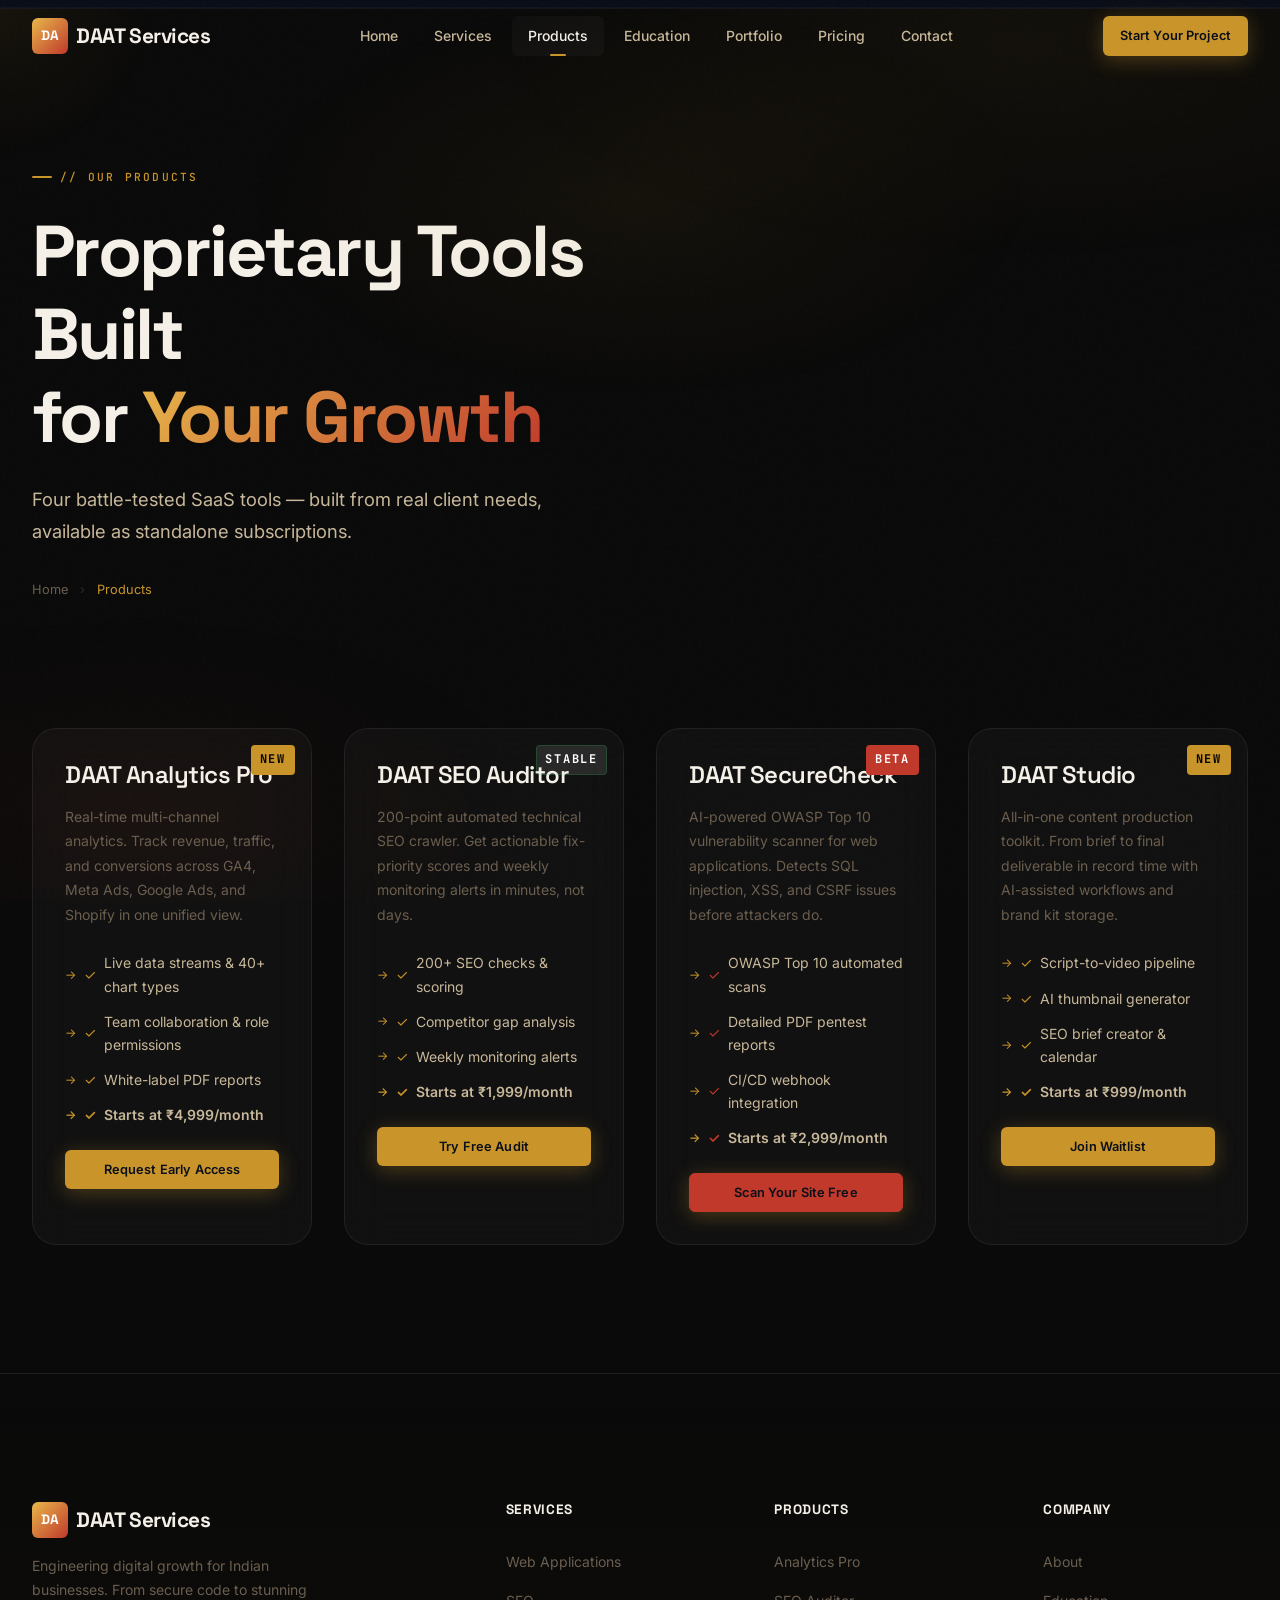
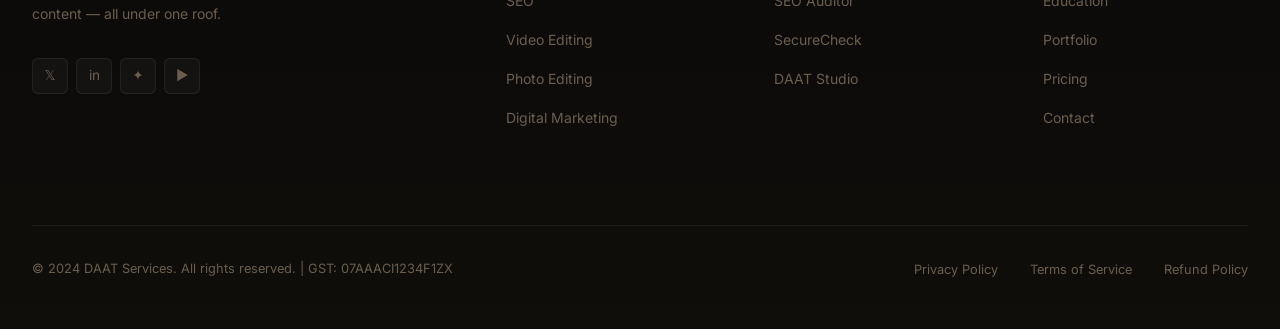
<file: products.html>
<!DOCTYPE html>
<html lang="en">
<head>
  <meta charset="UTF-8">
  <meta name="viewport" content="width=device-width, initial-scale=1.0">
  <title>Products | DAAT Services — Digital Agency India</title>
  <meta name="description" content="Explore DAAT Services' proprietary SaaS tools built for your digital growth. Real-time analytics, SEO auditing, web security, and content production.">
  <meta property="og:title" content="Products | DAAT Services">
  <meta property="og:description" content="Proprietary Tools Built for Your Growth by India's premier digital agency.">
  <meta property="og:image" content="assets/hero_bg.jpg">
  <link rel="stylesheet" href="css/global.css">
  <link rel="stylesheet" href="css/animations.css">
  <link rel="stylesheet" href="css/components.css">
</head>
<body>
<div class="cursor-glow"></div>
<div class="progress-bar"></div>

<!-- ── Navigation ────────────────────────────────────────── -->
<nav class="nav" id="main-nav" role="navigation" aria-label="Main navigation">
  <div class="nav-inner">
    <a href="index.html" class="nav-logo" aria-label="DAAT Services Home">
      <div class="nav-logo-icon" aria-hidden="true">DA</div>
      DAAT Services
    </a>
    <div class="nav-links" role="list">
      <a href="index.html"    class="nav-link" role="listitem">Home</a>
      <a href="services.html" class="nav-link" role="listitem">Services</a>
      <a href="products.html" class="nav-link active" role="listitem">Products</a>
      <a href="education.html" class="nav-link" role="listitem">Education</a>
      <a href="portfolio.html" class="nav-link" role="listitem">Portfolio</a>
      <a href="pricing.html"  class="nav-link" role="listitem">Pricing</a>
      <a href="contact.html"  class="nav-link" role="listitem">Contact</a>
    </div>
    <div class="nav-actions">
      <a href="contact.html" class="btn btn-primary btn-sm">Start Your Project</a>
      <button class="nav-toggle" id="nav-toggle" aria-label="Toggle navigation" aria-expanded="false">
        <span></span><span></span><span></span>
      </button>
    </div>
  </div>
</nav>

<!-- Mobile Drawer -->
<div class="nav-drawer" id="nav-drawer" aria-hidden="true">
  <div class="nav-drawer-links">
    <a href="index.html"     class="nav-drawer-link">Home</a>
    <a href="services.html"  class="nav-drawer-link">Services</a>
    <a href="products.html"  class="nav-drawer-link">Products</a>
    <a href="education.html" class="nav-drawer-link">Education</a>
    <a href="portfolio.html" class="nav-drawer-link">Portfolio</a>
    <a href="pricing.html"   class="nav-drawer-link">Pricing</a>
    <a href="contact.html"   class="nav-drawer-link">Contact</a>
  </div>
  <a href="contact.html" class="btn btn-primary" style="width:100%;justify-content:center">Start Your Project →</a>
</div>

<main class="page-wrapper">

  <!-- ── Page Hero ─────────────────────────────────────────── -->
  <section class="page-hero">
    <div class="container">
      <div style="max-width:700px">
        <div class="section-eyebrow">// Our Products</div>
        <h1>Proprietary Tools Built<br>for <span class="text-gradient">Your Growth</span></h1>
        <p class="hero-sub" style="margin:1.5rem 0 2rem;max-width:560px">
          Four battle-tested SaaS tools — built from real client needs, available as standalone subscriptions.
        </p>
        <nav aria-label="Breadcrumb" style="font-size:0.8rem;color:var(--text-muted)">
          <a href="index.html" style="color:var(--text-muted);transition:color 0.2s">Home</a>
          <span style="margin:0 0.5rem;opacity:0.4">›</span>
          <span style="color:var(--cyan)">Products</span>
        </nav>
      </div>
    </div>
  </section>

  <!-- ── Products Grid ────────────────────────────── -->
  <section class="section" style="padding-top:2rem">
    <div class="container">
      <div class="products-grid stagger-container" style="display:grid;grid-template-columns:repeat(auto-fit,minmax(280px,1fr));gap:2rem">
        <!-- Analytics Pro -->
        <article class="glass-card product-card reveal" style="padding:2rem;position:relative">
          <span class="product-badge new" style="position:absolute;top:1rem;right:1rem;background:var(--cyan);color:#000;padding:0.25rem 0.5rem;border-radius:4px;font-size:0.75rem;font-weight:700">New</span>
          <h3 style="margin-bottom:1rem;font-size:1.5rem">DAAT Analytics Pro</h3>
          <p style="color:var(--text-muted);font-size:0.875rem;margin-bottom:1.5rem">Real-time multi-channel analytics. Track revenue, traffic, and conversions across GA4, Meta Ads, Google Ads, and Shopify in one unified view.</p>
          <div class="product-features" style="display:flex;flex-direction:column;gap:0.75rem;margin-bottom:1.5rem">
            <div class="product-feature-item" style="font-size:0.875rem;display:flex;align-items:center;gap:0.5rem"><span style="color:var(--cyan)">✓</span> Live data streams & 40+ chart types</div>
            <div class="product-feature-item" style="font-size:0.875rem;display:flex;align-items:center;gap:0.5rem"><span style="color:var(--cyan)">✓</span> Team collaboration & role permissions</div>
            <div class="product-feature-item" style="font-size:0.875rem;display:flex;align-items:center;gap:0.5rem"><span style="color:var(--cyan)">✓</span> White-label PDF reports</div>
            <div class="product-feature-item" style="font-size:0.875rem;display:flex;align-items:center;gap:0.5rem;font-weight:600;color:var(--text-body)"><span style="color:var(--cyan)">✓</span> Starts at ₹4,999/month</div>
          </div>
          <a href="contact.html" class="btn btn-primary btn-sm" style="width:100%;justify-content:center">Request Early Access</a>
        </article>

        <!-- SEO Auditor -->
        <article class="glass-card product-card reveal" style="padding:2rem;position:relative">
          <span class="product-badge stable" style="position:absolute;top:1rem;right:1rem;background:rgba(255,255,255,0.1);color:#fff;padding:0.25rem 0.5rem;border-radius:4px;font-size:0.75rem;font-weight:700">Stable</span>
          <h3 style="margin-bottom:1rem;font-size:1.5rem">DAAT SEO Auditor</h3>
          <p style="color:var(--text-muted);font-size:0.875rem;margin-bottom:1.5rem">200-point automated technical SEO crawler. Get actionable fix-priority scores and weekly monitoring alerts in minutes, not days.</p>
          <div class="product-features" style="display:flex;flex-direction:column;gap:0.75rem;margin-bottom:1.5rem">
            <div class="product-feature-item" style="font-size:0.875rem;display:flex;align-items:center;gap:0.5rem"><span style="color:var(--cyan)">✓</span> 200+ SEO checks & scoring</div>
            <div class="product-feature-item" style="font-size:0.875rem;display:flex;align-items:center;gap:0.5rem"><span style="color:var(--cyan)">✓</span> Competitor gap analysis</div>
            <div class="product-feature-item" style="font-size:0.875rem;display:flex;align-items:center;gap:0.5rem"><span style="color:var(--cyan)">✓</span> Weekly monitoring alerts</div>
            <div class="product-feature-item" style="font-size:0.875rem;display:flex;align-items:center;gap:0.5rem;font-weight:600;color:var(--text-body)"><span style="color:var(--cyan)">✓</span> Starts at ₹1,999/month</div>
          </div>
          <a href="contact.html" class="btn btn-primary btn-sm" style="width:100%;justify-content:center">Try Free Audit</a>
        </article>

        <!-- SecureCheck -->
        <article class="glass-card product-card reveal" style="padding:2rem;position:relative">
          <span class="product-badge beta" style="position:absolute;top:1rem;right:1rem;background:var(--purple);color:#fff;padding:0.25rem 0.5rem;border-radius:4px;font-size:0.75rem;font-weight:700">Beta</span>
          <h3 style="margin-bottom:1rem;font-size:1.5rem">DAAT SecureCheck</h3>
          <p style="color:var(--text-muted);font-size:0.875rem;margin-bottom:1.5rem">AI-powered OWASP Top 10 vulnerability scanner for web applications. Detects SQL injection, XSS, and CSRF issues before attackers do.</p>
          <div class="product-features" style="display:flex;flex-direction:column;gap:0.75rem;margin-bottom:1.5rem">
            <div class="product-feature-item" style="font-size:0.875rem;display:flex;align-items:center;gap:0.5rem"><span style="color:var(--purple)">✓</span> OWASP Top 10 automated scans</div>
            <div class="product-feature-item" style="font-size:0.875rem;display:flex;align-items:center;gap:0.5rem"><span style="color:var(--purple)">✓</span> Detailed PDF pentest reports</div>
            <div class="product-feature-item" style="font-size:0.875rem;display:flex;align-items:center;gap:0.5rem"><span style="color:var(--purple)">✓</span> CI/CD webhook integration</div>
            <div class="product-feature-item" style="font-size:0.875rem;display:flex;align-items:center;gap:0.5rem;font-weight:600;color:var(--text-body)"><span style="color:var(--purple)">✓</span> Starts at ₹2,999/month</div>
          </div>
          <a href="contact.html" class="btn btn-primary btn-sm" style="width:100%;justify-content:center;background:var(--purple);border-color:var(--purple)">Scan Your Site Free</a>
        </article>

        <!-- DAAT Studio -->
        <article class="glass-card product-card reveal" style="padding:2rem;position:relative">
          <span class="product-badge new" style="position:absolute;top:1rem;right:1rem;background:var(--cyan);color:#000;padding:0.25rem 0.5rem;border-radius:4px;font-size:0.75rem;font-weight:700">New</span>
          <h3 style="margin-bottom:1rem;font-size:1.5rem">DAAT Studio</h3>
          <p style="color:var(--text-muted);font-size:0.875rem;margin-bottom:1.5rem">All-in-one content production toolkit. From brief to final deliverable in record time with AI-assisted workflows and brand kit storage.</p>
          <div class="product-features" style="display:flex;flex-direction:column;gap:0.75rem;margin-bottom:1.5rem">
            <div class="product-feature-item" style="font-size:0.875rem;display:flex;align-items:center;gap:0.5rem"><span style="color:var(--cyan)">✓</span> Script-to-video pipeline</div>
            <div class="product-feature-item" style="font-size:0.875rem;display:flex;align-items:center;gap:0.5rem"><span style="color:var(--cyan)">✓</span> AI thumbnail generator</div>
            <div class="product-feature-item" style="font-size:0.875rem;display:flex;align-items:center;gap:0.5rem"><span style="color:var(--cyan)">✓</span> SEO brief creator & calendar</div>
            <div class="product-feature-item" style="font-size:0.875rem;display:flex;align-items:center;gap:0.5rem;font-weight:600;color:var(--text-body)"><span style="color:var(--cyan)">✓</span> Starts at ₹999/month</div>
          </div>
          <a href="contact.html" class="btn btn-primary btn-sm" style="width:100%;justify-content:center">Join Waitlist</a>
        </article>
      </div>
    </div>
  </section>

</main>

<!-- ── Footer ─────────────────────────────────────────────── -->
<footer>
  <div class="container">
    <div class="footer-grid">
      <div class="footer-brand">
        <a href="index.html" class="nav-logo" style="margin-bottom:0">
          <div class="nav-logo-icon">DA</div>
          DAAT Services
        </a>
        <p>Engineering digital growth for Indian businesses. From secure code to stunning content — all under one roof.</p>
        <div class="footer-socials">
          <a href="#" class="social-btn" aria-label="X / Twitter">𝕏</a>
          <a href="#" class="social-btn" aria-label="LinkedIn">in</a>
          <a href="#" class="social-btn" aria-label="Instagram">✦</a>
          <a href="#" class="social-btn" aria-label="YouTube">▶</a>
        </div>
      </div>
      <div class="footer-col">
        <h5>Services</h5>
        <div class="footer-links">
          <a href="services.html" class="footer-link">Web Applications</a>
          <a href="services.html" class="footer-link">SEO</a>
          <a href="services.html" class="footer-link">Video Editing</a>
          <a href="services.html" class="footer-link">Photo Editing</a>
          <a href="services.html" class="footer-link">Digital Marketing</a>
          
        </div>
      </div>
      <div class="footer-col">
        <h5>Products</h5>
        <div class="footer-links">
          <a href="products.html" class="footer-link">Analytics Pro</a>
          <a href="products.html" class="footer-link">SEO Auditor</a>
          <a href="products.html" class="footer-link">SecureCheck</a>
          <a href="products.html" class="footer-link">DAAT Studio</a>
        </div>
      </div>
      <div class="footer-col">
        <h5>Company</h5>
        <div class="footer-links">
          <a href="index.html"     class="footer-link">About</a>
          <a href="education.html" class="footer-link">Education</a>
          <a href="portfolio.html" class="footer-link">Portfolio</a>
          <a href="pricing.html"   class="footer-link">Pricing</a>
          <a href="contact.html"   class="footer-link">Contact</a>
        </div>
      </div>
    </div>
    <div class="footer-bottom">
      <p>© 2024 DAAT Services. All rights reserved. | GST: 07AAACI1234F1ZX</p>
      <div class="footer-legal">
        <a href="#">Privacy Policy</a>
        <a href="#">Terms of Service</a>
        <a href="#">Refund Policy</a>
      </div>
    </div>
  </div>
</footer>

<script src="js/main.js"></script>
</body>
</html>
</file>
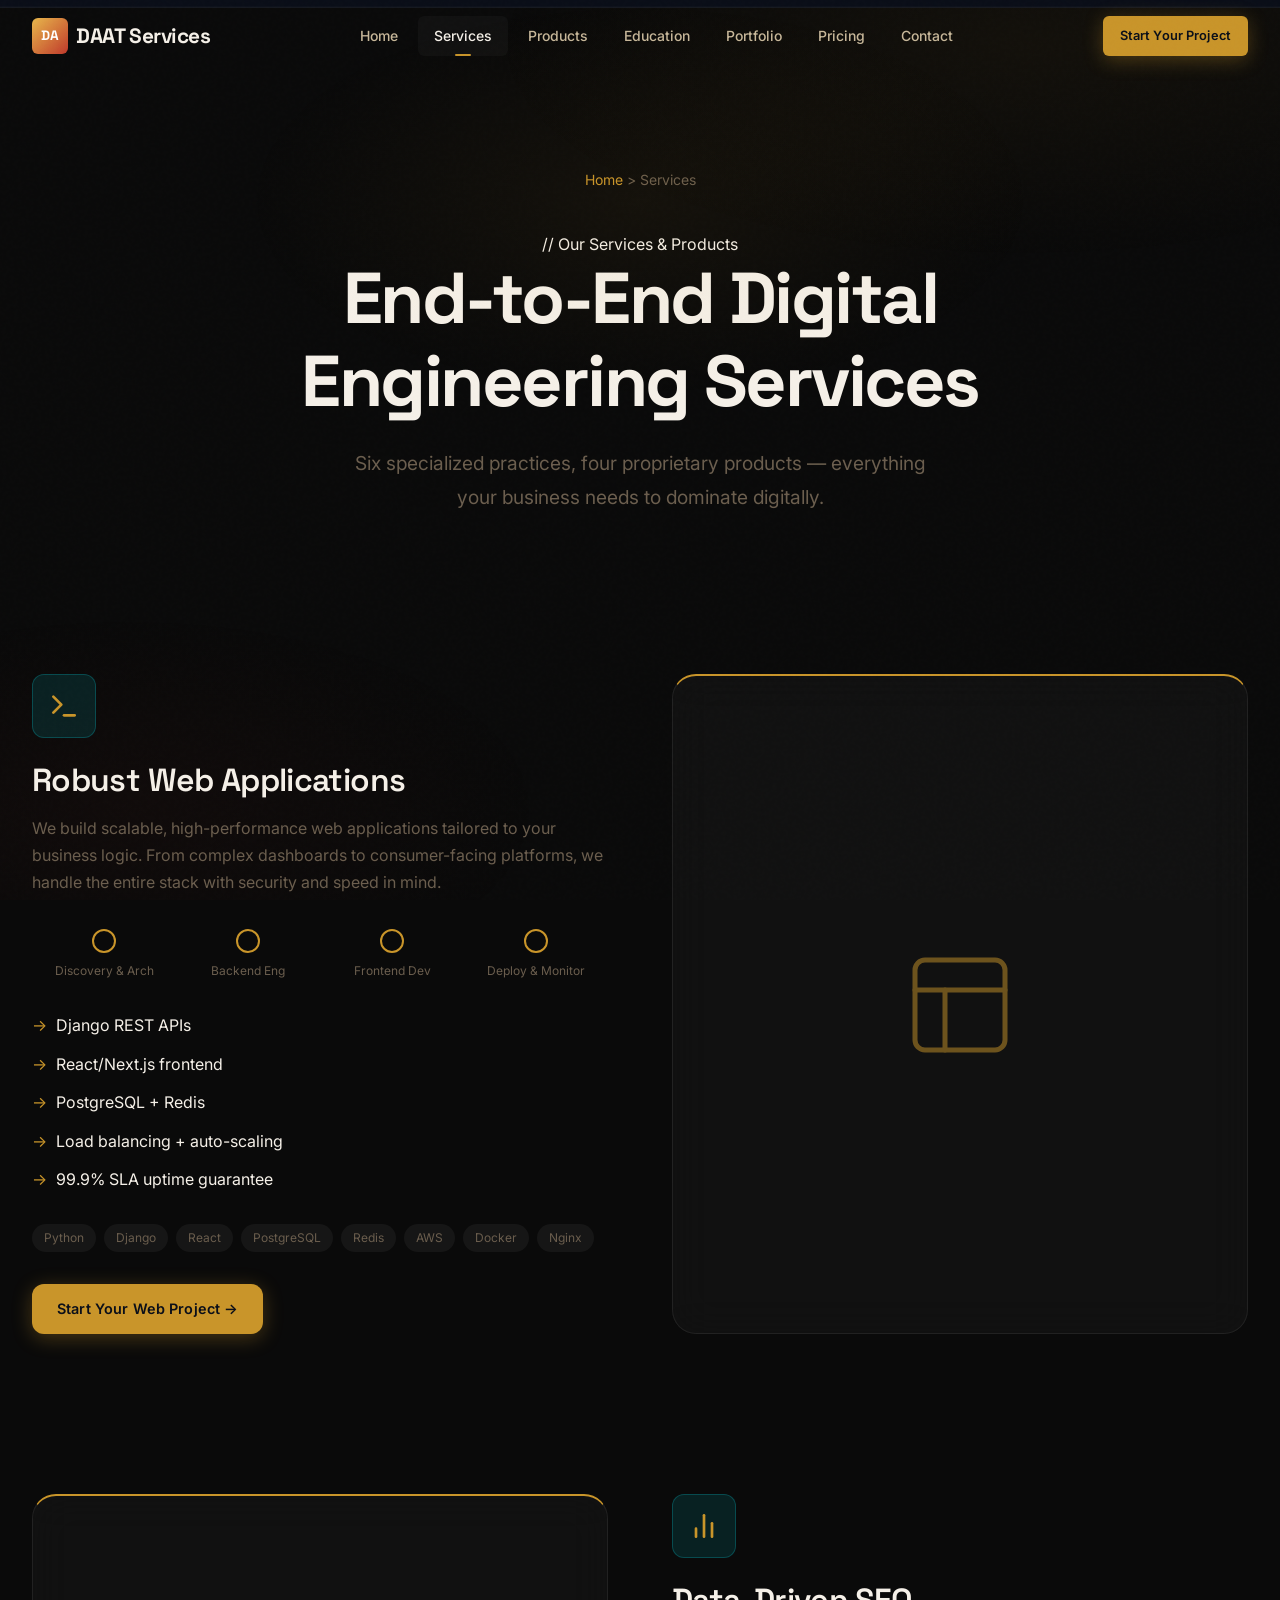
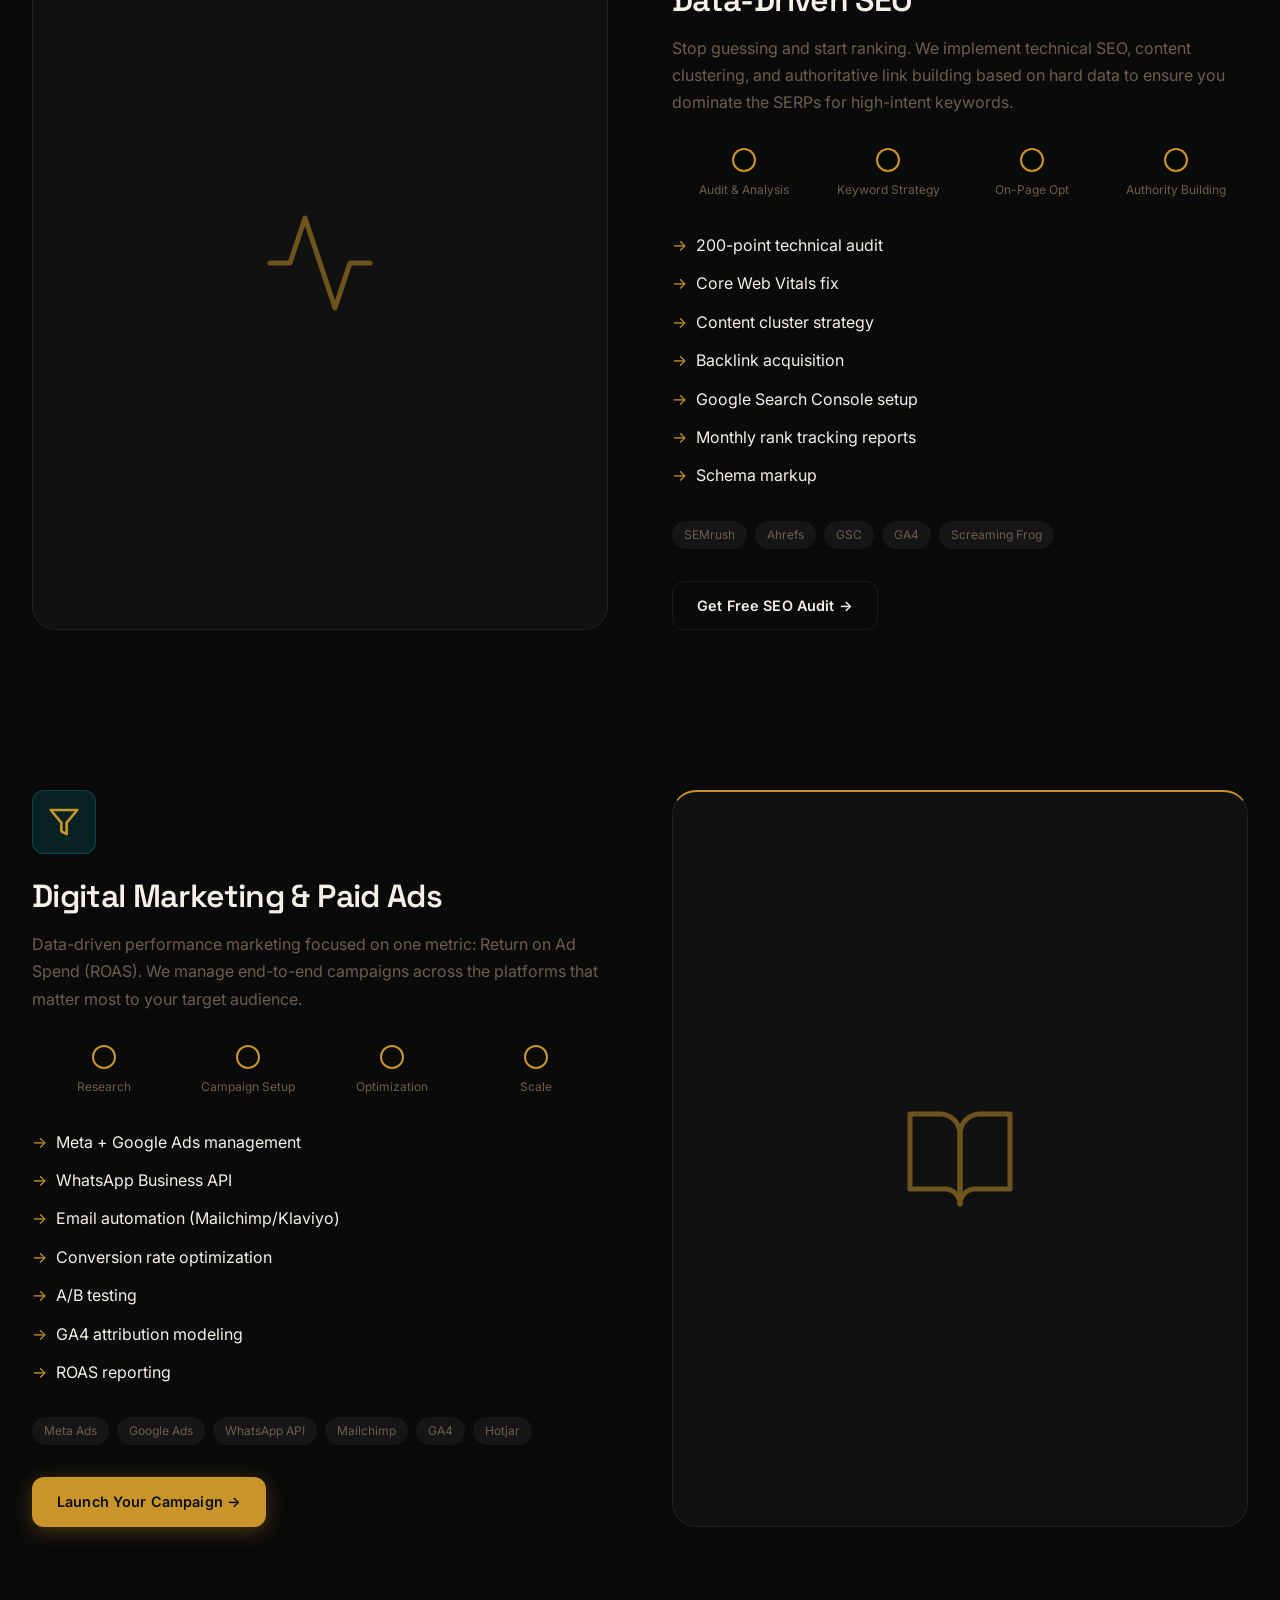
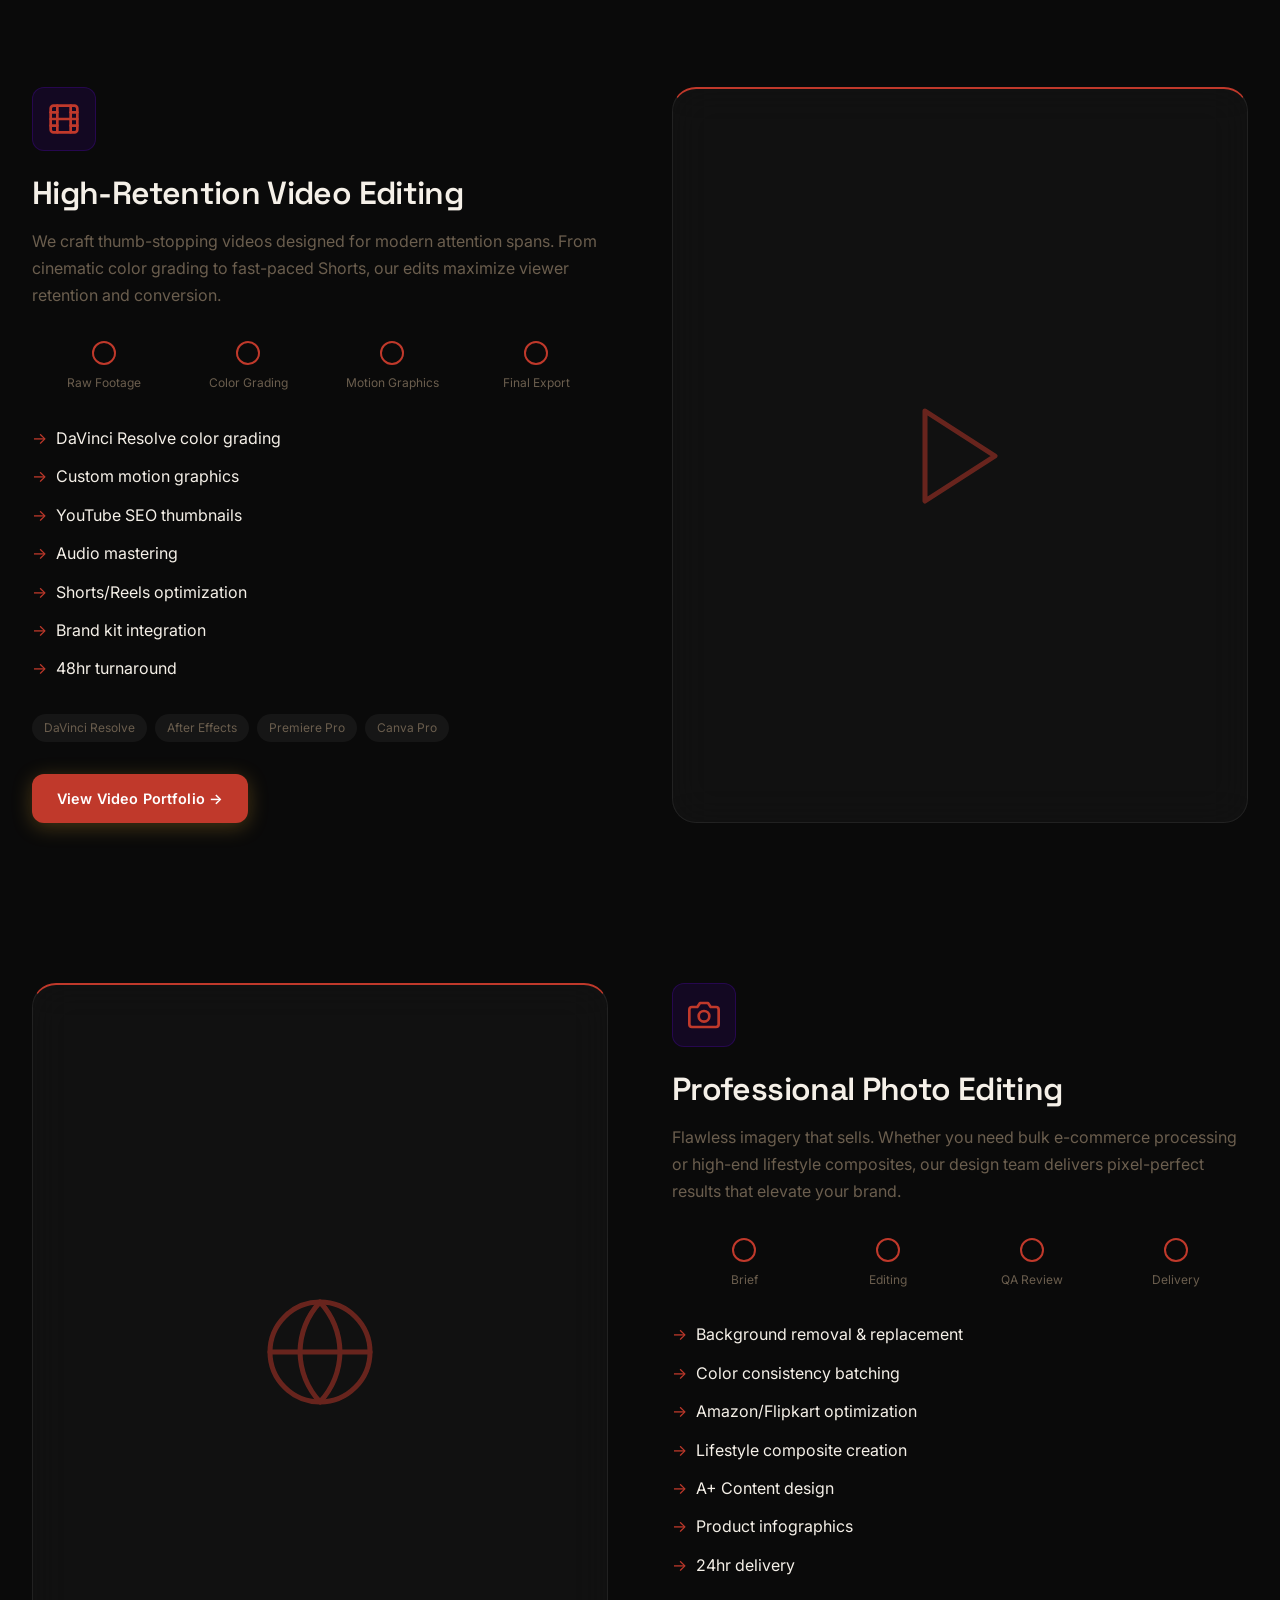
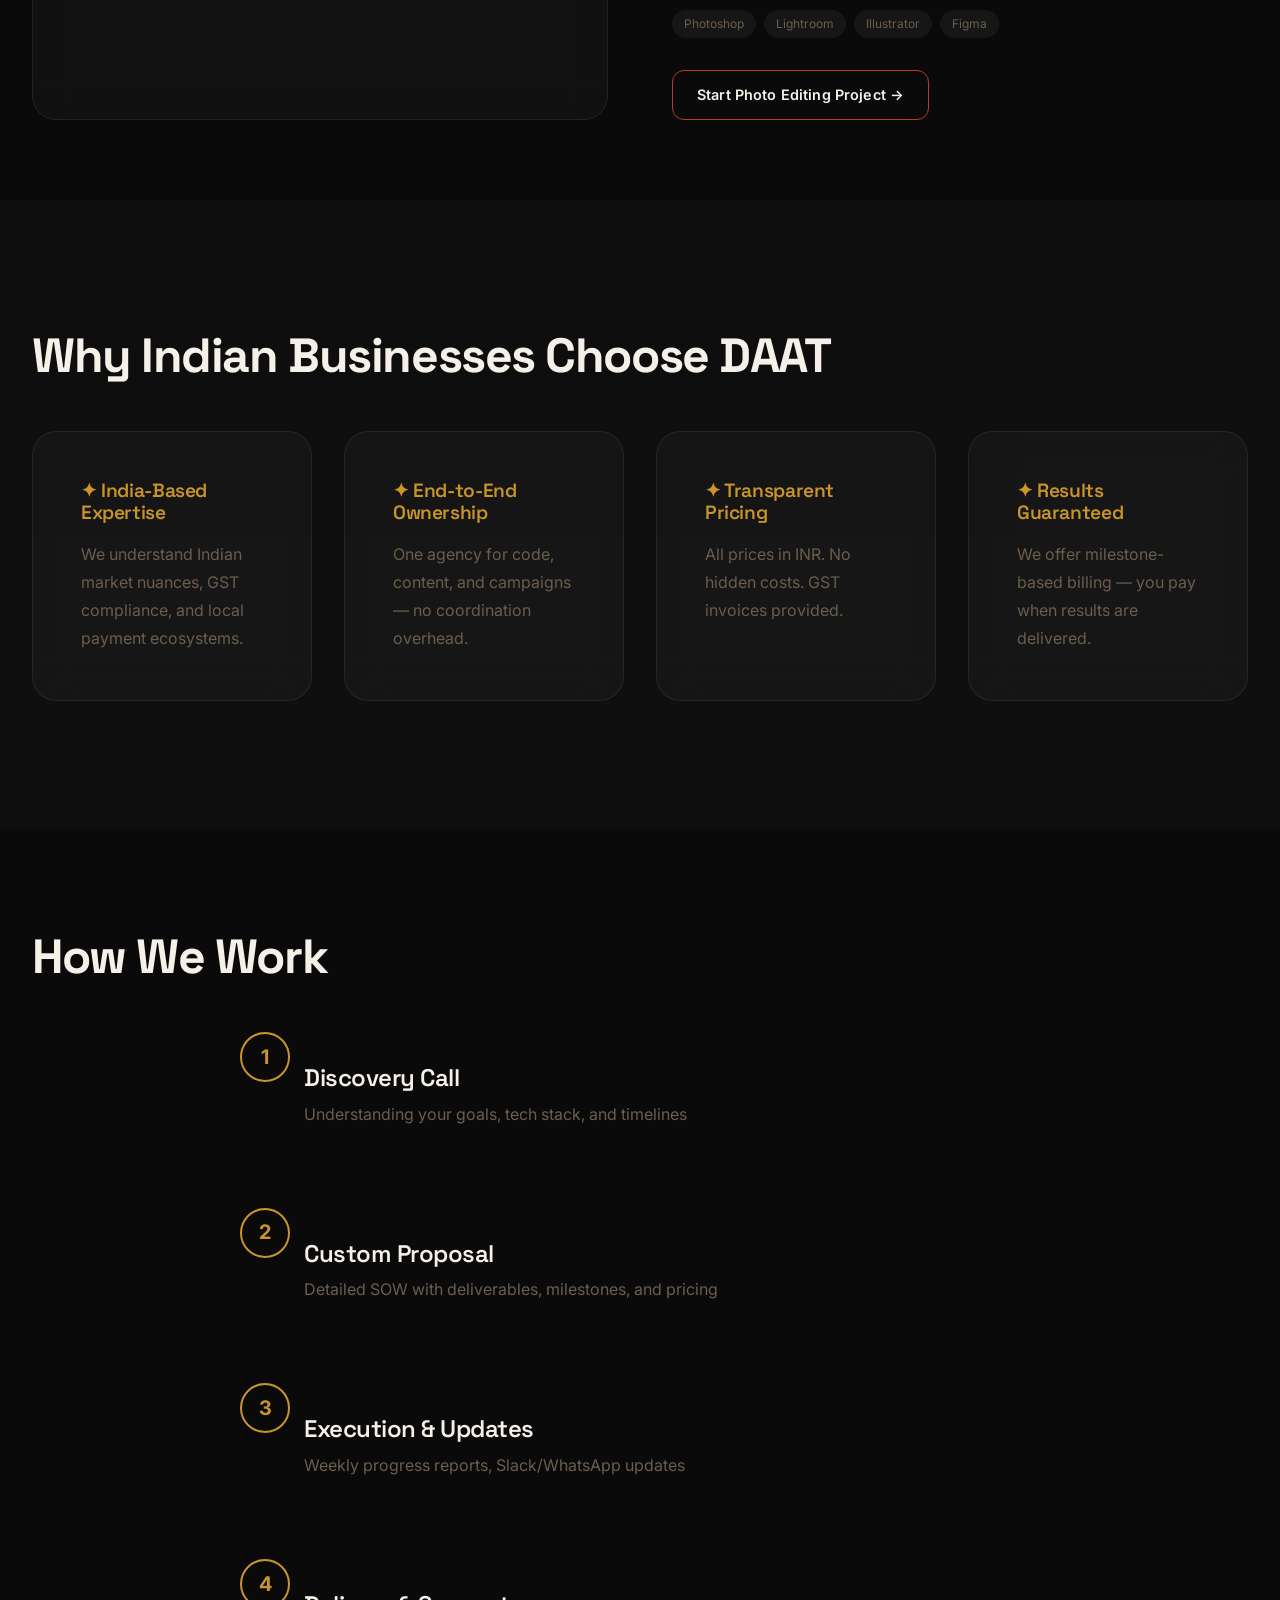
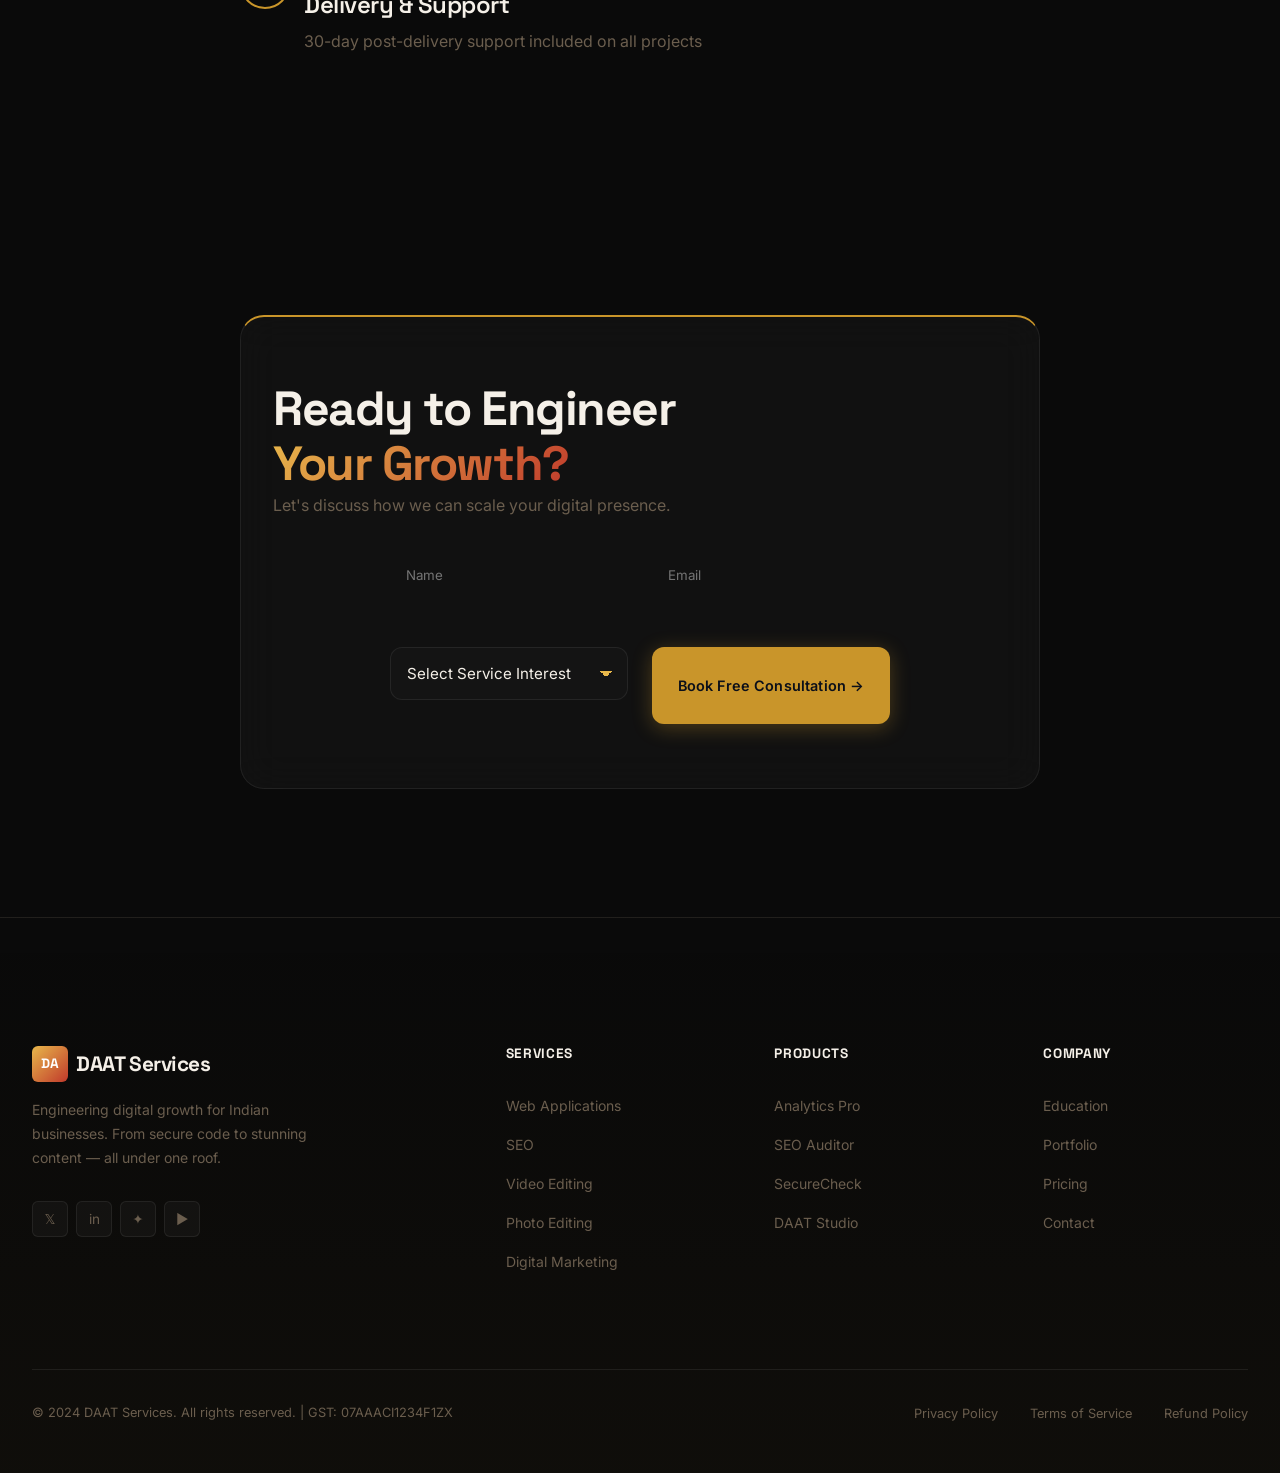
<file: services.html>
<!DOCTYPE html>
<html lang="en">
<head>
    <meta charset="UTF-8">
    <meta name="viewport" content="width=device-width, initial-scale=1.0">
    <title>Services & Products | DAAT Services</title>
    
    <!-- Fonts -->
    <link rel="preconnect" href="https://fonts.googleapis.com">
    <link rel="preconnect" href="https://fonts.gstatic.com" crossorigin>
    <link href="https://fonts.googleapis.com/css2?family=Inter:wght@400;500;600&family=Space+Grotesk:wght@500;700&family=JetBrains+Mono:wght@400;500&display=swap" rel="stylesheet">
    
    <!-- CSS -->
    <link rel="stylesheet" href="css/global.css">
    <link rel="stylesheet" href="css/components.css">
    <link rel="stylesheet" href="css/animations.css">

    <style>
        /* Specific Styles for Services Page */
        .page-hero {
            padding: 160px 0 80px;
            text-align: center;
        }
        
        .breadcrumb {
            font-family: var(--font-mono);
            font-size: 0.875rem;
            color: var(--text-muted);
            margin-bottom: 2rem;
            display: inline-block;
            padding: 0.5rem 1rem;
            border: 1px solid var(--border);
            border-radius: 99px;
        }
        .breadcrumb a {
            color: var(--cyan);
            text-decoration: none;
        }
        .breadcrumb a:hover {
            text-decoration: underline;
        }

        .service-section {
            padding: 80px 0;
            border-bottom: 1px solid var(--border);
        }
        .service-section:last-of-type {
            border-bottom: none;
        }
        
        .service-layout {
            display: grid;
            grid-template-columns: 1fr 1fr;
            gap: 4rem;
            align-items: center;
        }
        .service-layout.reversed {
            direction: rtl;
        }
        .service-layout.reversed > * {
            direction: ltr;
        }
        
        @media (max-width: 992px) {
            .service-layout, .service-layout.reversed {
                grid-template-columns: 1fr;
                direction: ltr;
                gap: 2rem;
            }
        }

        .service-icon {
            width: 64px;
            height: 64px;
            border-radius: 12px;
            background: rgba(0, 240, 255, 0.1);
            color: var(--cyan);
            display: flex;
            align-items: center;
            justify-content: center;
            margin-bottom: 1.5rem;
            border: 1px solid rgba(0, 240, 255, 0.2);
        }
        .service-icon.purple {
            background: rgba(112, 0, 255, 0.1);
            color: var(--purple);
            border-color: rgba(112, 0, 255, 0.2);
        }

        .service-content h3 {
            font-size: 2rem;
            margin-bottom: 1rem;
        }
        .service-content p.description {
            color: var(--text-muted);
            margin-bottom: 2rem;
            line-height: 1.7;
        }

        .methodology-timeline {
            margin-bottom: 2rem;
            display: flex;
            justify-content: space-between;
            position: relative;
        }
        .methodology-timeline::before {
            content: '';
            position: absolute;
            top: 12px;
            left: 10px;
            right: 10px;
            height: 1px;
            background: var(--border);
            z-index: 0;
        }
        .timeline-step {
            position: relative;
            z-index: 1;
            text-align: center;
            width: 25%;
        }
        .timeline-dot {
            width: 24px;
            height: 24px;
            background: var(--bg);
            border: 2px solid var(--cyan);
            border-radius: 50%;
            margin: 0 auto 0.5rem;
        }
        .purple-accent .timeline-dot {
            border-color: var(--purple);
        }
        .timeline-label {
            font-family: var(--font-mono);
            font-size: 0.75rem;
            color: var(--text-muted);
        }

        @media (max-width: 768px) {
            .methodology-timeline {
                flex-direction: column;
                align-items: flex-start;
                gap: 1rem;
            }
            .methodology-timeline::before {
                top: 0;
                bottom: 0;
                left: 11px;
                width: 1px;
                height: auto;
            }
            .timeline-step {
                width: 100%;
                display: flex;
                align-items: center;
                text-align: left;
                gap: 1rem;
            }
            .timeline-dot {
                margin: 0;
            }
        }

        .feature-list {
            list-style: none;
            padding: 0;
            margin: 0 0 2rem;
        }
        .feature-list li {
            position: relative;
            padding-left: 1.5rem;
            margin-bottom: 0.75rem;
            color: var(--text-light);
        }
        .feature-list li::before {
            content: '→';
            position: absolute;
            left: 0;
            color: var(--cyan);
        }
        .purple-accent .feature-list li::before {
            color: var(--purple);
        }

        .tech-pills {
            display: flex;
            flex-wrap: wrap;
            gap: 0.5rem;
            margin-bottom: 2rem;
        }
        .tech-pill {
            font-family: var(--font-mono);
            font-size: 0.75rem;
            padding: 0.25rem 0.75rem;
            background: rgba(255, 255, 255, 0.05);
            border: 1px solid var(--border);
            border-radius: 99px;
            color: var(--text-muted);
        }

        .products-grid {
            display: grid;
            grid-template-columns: repeat(auto-fit, minmax(280px, 1fr));
            gap: 2rem;
            margin-top: 3rem;
        }
        .product-card {
            position: relative;
            padding: 2rem;
        }
        .product-badge {
            position: absolute;
            top: 1rem;
            right: 1rem;
            font-family: var(--font-mono);
            font-size: 0.75rem;
            padding: 0.25rem 0.5rem;
            border-radius: 4px;
            font-weight: 500;
        }
        .badge-new {
            background: rgba(0, 240, 255, 0.1);
            color: var(--cyan);
            border: 1px solid rgba(0, 240, 255, 0.2);
        }
        .badge-stable {
            background: rgba(255, 255, 255, 0.1);
            color: var(--text-light);
            border: 1px solid var(--border);
        }
        .badge-beta {
            background: rgba(112, 0, 255, 0.1);
            color: var(--purple);
            border: 1px solid rgba(112, 0, 255, 0.2);
        }
        .product-price {
            font-family: var(--font-mono);
            font-size: 1.25rem;
            color: var(--text-light);
            margin: 1.5rem 0;
            display: block;
        }

        .why-us-grid {
            display: grid;
            grid-template-columns: repeat(auto-fit, minmax(250px, 1fr));
            gap: 2rem;
            margin-top: 3rem;
        }

        .process-section {
            padding: 100px 0;
        }
        .process-timeline {
            max-width: 800px;
            margin: 3rem auto 0;
            position: relative;
        }
        .process-timeline::before {
            content: '';
            position: absolute;
            top: 0;
            bottom: 0;
            left: 24px;
            width: 2px;
            background: var(--border);
        }
        .process-step {
            position: relative;
            padding-left: 4rem;
            margin-bottom: 3rem;
        }
        .process-step:last-child {
            margin-bottom: 0;
        }
        .process-num {
            position: absolute;
            left: 0;
            top: 0;
            width: 50px;
            height: 50px;
            background: var(--bg);
            border: 2px solid var(--cyan);
            color: var(--cyan);
            border-radius: 50%;
            display: flex;
            align-items: center;
            justify-content: center;
            font-family: var(--font-mono);
            font-size: 1.25rem;
            font-weight: 700;
            z-index: 1;
        }
        .process-step h4 {
            font-size: 1.5rem;
            margin-bottom: 0.5rem;
        }
        .process-step p {
            color: var(--text-muted);
        }

        .service-select {
            width: 100%;
            padding: 1rem 3rem 1rem 1rem;
            appearance: none;
            -webkit-appearance: none;
            background-color: var(--bg-card);
            background-image: linear-gradient(45deg, transparent 50%, var(--gold-light) 50%), linear-gradient(135deg, var(--gold-light) 50%, transparent 50%);
            background-position: calc(100% - 21px) 50%, calc(100% - 15px) 50%;
            background-size: 6px 6px, 6px 6px;
            background-repeat: no-repeat;
            border: 1px solid var(--glass-border);
            border-radius: var(--radius-md);
            color: var(--text-primary);
            cursor: pointer;
            font-size: 0.95rem;
            outline: none;
            transition: border-color var(--trans-base), box-shadow var(--trans-base), background-color var(--trans-base);
        }

        .service-select:hover {
            border-color: var(--border-cyan);
            background-color: var(--bg-card-hover);
        }

        .service-select:focus {
            border-color: var(--gold-light);
            box-shadow: 0 0 0 3px var(--gold-glow);
        }

        .service-select option {
            background: var(--bg-card);
            color: var(--text-primary);
        }
    </style>
</head>
<body>
    <div id="progress-bar"></div>
    <div id="cursor-glow"></div>

    <!-- Navigation -->
    <nav class="nav" id="main-nav" role="navigation" aria-label="Main navigation">
        <div class="nav-inner">
            <a href="index.html" class="nav-logo" aria-label="DAAT Services Home">
                <div class="nav-logo-icon" aria-hidden="true">DA</div>
                DAAT Services
            </a>
            <div class="nav-links" role="list">
                <a href="index.html"              class="nav-link"        role="listitem">Home</a>
                <a href="services.html"           class="nav-link active" role="listitem">Services</a>
                <a href="products.html"           class="nav-link"        role="listitem">Products</a>
                <a href="education.html"          class="nav-link"        role="listitem">Education</a>
                <a href="portfolio.html"          class="nav-link"        role="listitem">Portfolio</a>
                <a href="pricing.html"            class="nav-link"        role="listitem">Pricing</a>
                <a href="contact.html"            class="nav-link"        role="listitem">Contact</a>
            </div>
            <div class="nav-actions">
                <a href="contact.html" class="btn btn-primary btn-sm" id="nav-cta">Start Your Project</a>
                <button class="nav-toggle" id="nav-toggle" aria-label="Toggle navigation" aria-expanded="false">
                    <span></span><span></span><span></span>
                </button>
            </div>
        </div>
    </nav>

    <!-- Mobile Drawer -->
    <div class="nav-drawer" id="nav-drawer" aria-hidden="true">
        <div class="nav-drawer-links">
            <a href="index.html"             class="nav-drawer-link">Home</a>
            <a href="services.html"          class="nav-drawer-link">Services</a>
            <a href="products.html"          class="nav-drawer-link">Products</a>
            <a href="education.html"         class="nav-drawer-link">Education</a>
            <a href="portfolio.html"         class="nav-drawer-link">Portfolio</a>
            <a href="pricing.html"           class="nav-drawer-link">Pricing</a>
            <a href="contact.html"           class="nav-drawer-link">Contact</a>
        </div>
        <a href="contact.html" class="btn btn-primary" style="width:100%;justify-content:center;margin-top:0.5rem">
            Start Your Project →
        </a>
    </div>

    <main class="page-wrapper">

    <!-- Page Hero -->
    <header class="page-hero">
        <div class="container reveal">
            <div class="breadcrumb">
                <a href="index.html">Home</a> &gt; <span>Services</span>
            </div>
            <div class="eyebrow">// Our Services & Products</div>
            <h1>End-to-End Digital<br>Engineering Services</h1>
            <p class="subtitle" style="max-width: 600px; margin: 1.5rem auto 0; color: var(--text-muted); font-size: 1.2rem;">
                Six specialized practices, four proprietary products &mdash; everything your business needs to dominate digitally.
            </p>
        </div>
    </header>

    <!-- Services Section -->
    <section class="services-wrapper">
        <div class="container">
            
            <!-- Service 1 -->
            <div class="service-section">
                <div class="service-layout reveal from-left">
                    <div class="service-content">
                        <div class="service-icon">
                            <svg width="32" height="32" viewBox="0 0 24 24" fill="none" stroke="currentColor" stroke-width="2" stroke-linecap="round" stroke-linejoin="round"><polyline points="4 17 10 11 4 5"></polyline><line x1="12" y1="19" x2="20" y2="19"></line></svg>
                        </div>
                        <h3>Robust Web Applications</h3>
                        <p class="description">We build scalable, high-performance web applications tailored to your business logic. From complex dashboards to consumer-facing platforms, we handle the entire stack with security and speed in mind.</p>
                        
                        <div class="methodology-timeline">
                            <div class="timeline-step">
                                <div class="timeline-dot"></div>
                                <div class="timeline-label">Discovery & Arch</div>
                            </div>
                            <div class="timeline-step">
                                <div class="timeline-dot"></div>
                                <div class="timeline-label">Backend Eng</div>
                            </div>
                            <div class="timeline-step">
                                <div class="timeline-dot"></div>
                                <div class="timeline-label">Frontend Dev</div>
                            </div>
                            <div class="timeline-step">
                                <div class="timeline-dot"></div>
                                <div class="timeline-label">Deploy & Monitor</div>
                            </div>
                        </div>

                        <ul class="feature-list">
                            <li>Django REST APIs</li>
                            <li>React/Next.js frontend</li>
                            <li>PostgreSQL + Redis</li>
                            <li>Load balancing + auto-scaling</li>
                            <li>99.9% SLA uptime guarantee</li>
                        </ul>

                        <div class="tech-pills">
                            <span class="tech-pill">Python</span>
                            <span class="tech-pill">Django</span>
                            <span class="tech-pill">React</span>
                            <span class="tech-pill">PostgreSQL</span>
                            <span class="tech-pill">Redis</span>
                            <span class="tech-pill">AWS</span>
                            <span class="tech-pill">Docker</span>
                            <span class="tech-pill">Nginx</span>
                        </div>

                        <a href="#contact" class="btn btn-primary">Start Your Web Project &rarr;</a>
                    </div>
                    <div class="service-visual glass-card accent-cyan reveal from-right" style="height: 100%; min-height: 400px; display: flex; align-items: center; justify-content: center;">
                        <svg width="120" height="120" viewBox="0 0 24 24" fill="none" stroke="var(--cyan)" stroke-width="1" stroke-linecap="round" stroke-linejoin="round" style="opacity: 0.5;"><rect x="3" y="3" width="18" height="18" rx="2" ry="2"></rect><line x1="3" y1="9" x2="21" y2="9"></line><line x1="9" y1="21" x2="9" y2="9"></line></svg>
                    </div>
                </div>
            </div>

            <!-- Service 2 -->
            <div class="service-section">
                <div class="service-layout reversed reveal from-right">
                    <div class="service-content">
                        <div class="service-icon">
                            <svg width="32" height="32" viewBox="0 0 24 24" fill="none" stroke="currentColor" stroke-width="2" stroke-linecap="round" stroke-linejoin="round"><line x1="18" y1="20" x2="18" y2="10"></line><line x1="12" y1="20" x2="12" y2="4"></line><line x1="6" y1="20" x2="6" y2="14"></line></svg>
                        </div>
                        <h3>Data-Driven SEO</h3>
                        <p class="description">Stop guessing and start ranking. We implement technical SEO, content clustering, and authoritative link building based on hard data to ensure you dominate the SERPs for high-intent keywords.</p>
                        
                        <div class="methodology-timeline">
                            <div class="timeline-step">
                                <div class="timeline-dot"></div>
                                <div class="timeline-label">Audit & Analysis</div>
                            </div>
                            <div class="timeline-step">
                                <div class="timeline-dot"></div>
                                <div class="timeline-label">Keyword Strategy</div>
                            </div>
                            <div class="timeline-step">
                                <div class="timeline-dot"></div>
                                <div class="timeline-label">On-Page Opt</div>
                            </div>
                            <div class="timeline-step">
                                <div class="timeline-dot"></div>
                                <div class="timeline-label">Authority Building</div>
                            </div>
                        </div>

                        <ul class="feature-list">
                            <li>200-point technical audit</li>
                            <li>Core Web Vitals fix</li>
                            <li>Content cluster strategy</li>
                            <li>Backlink acquisition</li>
                            <li>Google Search Console setup</li>
                            <li>Monthly rank tracking reports</li>
                            <li>Schema markup</li>
                        </ul>

                        <div class="tech-pills">
                            <span class="tech-pill">SEMrush</span>
                            <span class="tech-pill">Ahrefs</span>
                            <span class="tech-pill">GSC</span>
                            <span class="tech-pill">GA4</span>
                            <span class="tech-pill">Screaming Frog</span>
                        </div>

                        <a href="#contact" class="btn btn-outline">Get Free SEO Audit &rarr;</a>
                    </div>
                    <div class="service-visual glass-card accent-cyan reveal from-left" style="height: 100%; min-height: 400px; display: flex; align-items: center; justify-content: center;">
                        <svg width="120" height="120" viewBox="0 0 24 24" fill="none" stroke="var(--cyan)" stroke-width="1" stroke-linecap="round" stroke-linejoin="round" style="opacity: 0.5;"><polyline points="22 12 18 12 15 21 9 3 6 12 2 12"></polyline></svg>
                    </div>
                </div>
            </div>

            <!-- Service 5 -->
            <div class="service-section">
                <div class="service-layout reveal from-left">
                    <div class="service-content">
                        <div class="service-icon">
                            <svg width="32" height="32" viewBox="0 0 24 24" fill="none" stroke="currentColor" stroke-width="2" stroke-linecap="round" stroke-linejoin="round"><polygon points="22 3 2 3 10 12.46 10 19 14 21 14 12.46 22 3"></polygon></svg>
                        </div>
                        <h3>Digital Marketing & Paid Ads</h3>
                        <p class="description">Data-driven performance marketing focused on one metric: Return on Ad Spend (ROAS). We manage end-to-end campaigns across the platforms that matter most to your target audience.</p>
                        
                        <div class="methodology-timeline">
                            <div class="timeline-step">
                                <div class="timeline-dot"></div>
                                <div class="timeline-label">Research</div>
                            </div>
                            <div class="timeline-step">
                                <div class="timeline-dot"></div>
                                <div class="timeline-label">Campaign Setup</div>
                            </div>
                            <div class="timeline-step">
                                <div class="timeline-dot"></div>
                                <div class="timeline-label">Optimization</div>
                            </div>
                            <div class="timeline-step">
                                <div class="timeline-dot"></div>
                                <div class="timeline-label">Scale</div>
                            </div>
                        </div>

                        <ul class="feature-list">
                            <li>Meta + Google Ads management</li>
                            <li>WhatsApp Business API</li>
                            <li>Email automation (Mailchimp/Klaviyo)</li>
                            <li>Conversion rate optimization</li>
                            <li>A/B testing</li>
                            <li>GA4 attribution modeling</li>
                            <li>ROAS reporting</li>
                        </ul>

                        <div class="tech-pills">
                            <span class="tech-pill">Meta Ads</span>
                            <span class="tech-pill">Google Ads</span>
                            <span class="tech-pill">WhatsApp API</span>
                            <span class="tech-pill">Mailchimp</span>
                            <span class="tech-pill">GA4</span>
                            <span class="tech-pill">Hotjar</span>
                        </div>

                        <a href="#contact" class="btn btn-primary">Launch Your Campaign &rarr;</a>
                    </div>
                    <div class="service-visual glass-card accent-cyan reveal from-right" style="height: 100%; min-height: 400px; display: flex; align-items: center; justify-content: center;">
                        <svg width="120" height="120" viewBox="0 0 24 24" fill="none" stroke="var(--cyan)" stroke-width="1" stroke-linecap="round" stroke-linejoin="round" style="opacity: 0.5;"><path d="M2 3h6a4 4 0 0 1 4 4v14a3 3 0 0 0-3-3H2z"></path><path d="M22 3h-6a4 4 0 0 0-4 4v14a3 3 0 0 1 3-3h7z"></path></svg>
                    </div>
                </div>
            </div>

            <!-- Service 3 -->
            <div class="service-section">
                <div class="service-layout reveal from-left">
                    <div class="service-content purple-accent">
                        <div class="service-icon purple">
                            <svg width="32" height="32" viewBox="0 0 24 24" fill="none" stroke="currentColor" stroke-width="2" stroke-linecap="round" stroke-linejoin="round"><rect x="2" y="2" width="20" height="20" rx="2.18" ry="2.18"></rect><line x1="7" y1="2" x2="7" y2="22"></line><line x1="17" y1="2" x2="17" y2="22"></line><line x1="2" y1="12" x2="22" y2="12"></line><line x1="2" y1="7" x2="7" y2="7"></line><line x1="2" y1="17" x2="7" y2="17"></line><line x1="17" y1="17" x2="22" y2="17"></line><line x1="17" y1="7" x2="22" y2="7"></line></svg>
                        </div>
                        <h3>High-Retention Video Editing</h3>
                        <p class="description">We craft thumb-stopping videos designed for modern attention spans. From cinematic color grading to fast-paced Shorts, our edits maximize viewer retention and conversion.</p>
                        
                        <div class="methodology-timeline">
                            <div class="timeline-step">
                                <div class="timeline-dot"></div>
                                <div class="timeline-label">Raw Footage</div>
                            </div>
                            <div class="timeline-step">
                                <div class="timeline-dot"></div>
                                <div class="timeline-label">Color Grading</div>
                            </div>
                            <div class="timeline-step">
                                <div class="timeline-dot"></div>
                                <div class="timeline-label">Motion Graphics</div>
                            </div>
                            <div class="timeline-step">
                                <div class="timeline-dot"></div>
                                <div class="timeline-label">Final Export</div>
                            </div>
                        </div>

                        <ul class="feature-list">
                            <li>DaVinci Resolve color grading</li>
                            <li>Custom motion graphics</li>
                            <li>YouTube SEO thumbnails</li>
                            <li>Audio mastering</li>
                            <li>Shorts/Reels optimization</li>
                            <li>Brand kit integration</li>
                            <li>48hr turnaround</li>
                        </ul>

                        <div class="tech-pills">
                            <span class="tech-pill">DaVinci Resolve</span>
                            <span class="tech-pill">After Effects</span>
                            <span class="tech-pill">Premiere Pro</span>
                            <span class="tech-pill">Canva Pro</span>
                        </div>

                        <a href="#contact" class="btn btn-primary" style="background: var(--purple); color: white;">View Video Portfolio &rarr;</a>
                    </div>
                    <div class="service-visual glass-card accent-purple reveal from-right" style="height: 100%; min-height: 400px; display: flex; align-items: center; justify-content: center;">
                        <svg width="120" height="120" viewBox="0 0 24 24" fill="none" stroke="var(--purple)" stroke-width="1" stroke-linecap="round" stroke-linejoin="round" style="opacity: 0.5;"><polygon points="5 3 19 12 5 21 5 3"></polygon></svg>
                    </div>
                </div>
            </div>

            <!-- Service 4 -->
            <div class="service-section">
                <div class="service-layout reversed reveal from-right">
                    <div class="service-content purple-accent">
                        <div class="service-icon purple">
                            <svg width="32" height="32" viewBox="0 0 24 24" fill="none" stroke="currentColor" stroke-width="2" stroke-linecap="round" stroke-linejoin="round"><path d="M23 19a2 2 0 0 1-2 2H3a2 2 0 0 1-2-2V8a2 2 0 0 1 2-2h4l2-3h6l2 3h4a2 2 0 0 1 2 2z"></path><circle cx="12" cy="13" r="4"></circle></svg>
                        </div>
                        <h3>Professional Photo Editing</h3>
                        <p class="description">Flawless imagery that sells. Whether you need bulk e-commerce processing or high-end lifestyle composites, our design team delivers pixel-perfect results that elevate your brand.</p>
                        
                        <div class="methodology-timeline">
                            <div class="timeline-step">
                                <div class="timeline-dot"></div>
                                <div class="timeline-label">Brief</div>
                            </div>
                            <div class="timeline-step">
                                <div class="timeline-dot"></div>
                                <div class="timeline-label">Editing</div>
                            </div>
                            <div class="timeline-step">
                                <div class="timeline-dot"></div>
                                <div class="timeline-label">QA Review</div>
                            </div>
                            <div class="timeline-step">
                                <div class="timeline-dot"></div>
                                <div class="timeline-label">Delivery</div>
                            </div>
                        </div>

                        <ul class="feature-list">
                            <li>Background removal & replacement</li>
                            <li>Color consistency batching</li>
                            <li>Amazon/Flipkart optimization</li>
                            <li>Lifestyle composite creation</li>
                            <li>A+ Content design</li>
                            <li>Product infographics</li>
                            <li>24hr delivery</li>
                        </ul>

                        <div class="tech-pills">
                            <span class="tech-pill">Photoshop</span>
                            <span class="tech-pill">Lightroom</span>
                            <span class="tech-pill">Illustrator</span>
                            <span class="tech-pill">Figma</span>
                        </div>

                        <a href="#contact" class="btn btn-outline" style="border-color: var(--purple); color: var(--text-light);">Start Photo Editing Project &rarr;</a>
                    </div>
                    <div class="service-visual glass-card accent-purple reveal from-left" style="height: 100%; min-height: 400px; display: flex; align-items: center; justify-content: center;">
                        <svg width="120" height="120" viewBox="0 0 24 24" fill="none" stroke="var(--purple)" stroke-width="1" stroke-linecap="round" stroke-linejoin="round" style="opacity: 0.5;"><circle cx="12" cy="12" r="10"></circle><path d="M12 2a15.3 15.3 0 0 1 4 10 15.3 15.3 0 0 1-4 10 15.3 15.3 0 0 1-4-10 15.3 15.3 0 0 1 4-10z"></path><path d="M2 12h20"></path></svg>
                    </div>
                </div>
            </div>
        </div>
    </section>



    <!-- Why Choose Us -->
    <section class="section" style="background: rgba(255,255,255,0.02);">
        <div class="container">
            <h2 class="text-center reveal">Why Indian Businesses Choose DAAT</h2>
            
            <div class="why-us-grid">
                <div class="glass-card reveal">
                    <h4 style="color: var(--cyan); margin-bottom: 1rem;">✦ India-Based Expertise</h4>
                    <p class="text-muted">We understand Indian market nuances, GST compliance, and local payment ecosystems.</p>
                </div>
                <div class="glass-card reveal">
                    <h4 style="color: var(--cyan); margin-bottom: 1rem;">✦ End-to-End Ownership</h4>
                    <p class="text-muted">One agency for code, content, and campaigns &mdash; no coordination overhead.</p>
                </div>
                <div class="glass-card reveal">
                    <h4 style="color: var(--cyan); margin-bottom: 1rem;">✦ Transparent Pricing</h4>
                    <p class="text-muted">All prices in INR. No hidden costs. GST invoices provided.</p>
                </div>
                <div class="glass-card reveal">
                    <h4 style="color: var(--cyan); margin-bottom: 1rem;">✦ Results Guaranteed</h4>
                    <p class="text-muted">We offer milestone-based billing &mdash; you pay when results are delivered.</p>
                </div>
            </div>
        </div>
    </section>

    <!-- Process Overview -->
    <section class="process-section">
        <div class="container">
            <h2 class="text-center reveal">How We Work</h2>
            
            <div class="process-timeline reveal">
                <div class="process-step">
                    <div class="process-num">1</div>
                    <h4>Discovery Call</h4>
                    <p>Understanding your goals, tech stack, and timelines</p>
                </div>
                <div class="process-step">
                    <div class="process-num">2</div>
                    <h4>Custom Proposal</h4>
                    <p>Detailed SOW with deliverables, milestones, and pricing</p>
                </div>
                <div class="process-step">
                    <div class="process-num">3</div>
                    <h4>Execution & Updates</h4>
                    <p>Weekly progress reports, Slack/WhatsApp updates</p>
                </div>
                <div class="process-step">
                    <div class="process-num">4</div>
                    <h4>Delivery & Support</h4>
                    <p>30-day post-delivery support included on all projects</p>
                </div>
            </div>
        </div>
    </section>

    <!-- Lead Magnet / CTA -->
    <section id="contact" class="section">
        <div class="container">
            <div class="glass-card accent-cyan text-center reveal" style="padding: 4rem 2rem; max-width: 800px; margin: 0 auto;">
                <h2>Ready to Engineer<br><span class="text-gradient">Your Growth?</span></h2>
                <p class="text-muted" style="margin-bottom: 2rem;">Let's discuss how we can scale your digital presence.</p>
                
                <form class="contact-form" data-form="contact" style="max-width: 500px; margin: 0 auto; text-align: left;">
                    <div class="form-group" style="margin-bottom: 1.5rem;">
                        <input type="text" name="name" placeholder="Name" class="form-control" autocomplete="name" required style="width: 100%; padding: 1rem; background: var(--bg); border: 1px solid var(--border); color: white; border-radius: 8px;"/>
                    </div>
                    <div class="form-group" style="margin-bottom: 1.5rem;">
                        <input type="email" name="email" placeholder="Email" autocomplete="email" class="form-control" required style="width: 100%; padding: 1rem; background: var(--bg); border: 1px solid var(--border); color: white; border-radius: 8px;">
                    </div>
                    <div class="form-group" style="margin-bottom: 1.5rem;">
                        <select name="service" class="service-select" required>
                            <option value="">Select Service Interest</option>
                            <option value="web">Web Application Development</option>
                            <option value="seo">Data-Driven SEO</option>
                            <option value="video">Video Editing & Production</option>
                            <option value="photo">Photo Editing & Design</option>
                            <option value="marketing">Digital Marketing</option>
                        </select>
                    </div>
                    <button type="submit" class="btn btn-primary" style="width: 100%; justify-content: center;">Book Free Consultation &rarr;</button>
                </form>
            </div>
        </div>
    </section>

    </main>

    <!-- ── Footer ─────────────────────────────────────────────── -->
    <footer>
        <div class="container">
            <div class="footer-grid">
                <div class="footer-brand">
                    <a href="index.html" class="nav-logo" style="margin-bottom:0">
                        <div class="nav-logo-icon">DA</div>
                        DAAT Services
                    </a>
                    <p>Engineering digital growth for Indian businesses. From secure code to stunning content — all under one roof.</p>
                    <div class="footer-socials">
                        <a href="#" class="social-btn" aria-label="X / Twitter">𝕏</a>
                        <a href="#" class="social-btn" aria-label="LinkedIn">in</a>
                        <a href="#" class="social-btn" aria-label="Instagram">✦</a>
                        <a href="#" class="social-btn" aria-label="YouTube">▶</a>
                    </div>
                </div>
                <div class="footer-col">
                    <h5>Services</h5>
                    <div class="footer-links">
                        <a href="services.html" class="footer-link">Web Applications</a>
                        <a href="services.html" class="footer-link">SEO</a>
                        <a href="services.html" class="footer-link">Video Editing</a>
                        <a href="services.html" class="footer-link">Photo Editing</a>
                        <a href="services.html" class="footer-link">Digital Marketing</a>
                        
                    </div>
                </div>
                <div class="footer-col">
                    <h5>Products</h5>
                    <div class="footer-links">
                        <a href="products.html" class="footer-link">Analytics Pro</a>
                        <a href="products.html" class="footer-link">SEO Auditor</a>
                        <a href="products.html" class="footer-link">SecureCheck</a>
                        <a href="products.html" class="footer-link">DAAT Studio</a>
                    </div>
                </div>
                <div class="footer-col">
                    <h5>Company</h5>
                    <div class="footer-links">
                        <a href="education.html" class="footer-link">Education</a>
                        <a href="portfolio.html" class="footer-link">Portfolio</a>
                        <a href="pricing.html"   class="footer-link">Pricing</a>
                        <a href="contact.html"   class="footer-link">Contact</a>
                    </div>
                </div>
            </div>
            <div class="footer-bottom">
                <p>© 2024 DAAT Services. All rights reserved. | GST: 07AAACI1234F1ZX</p>
                <div class="footer-legal">
                    <a href="#">Privacy Policy</a>
                    <a href="#">Terms of Service</a>
                    <a href="#">Refund Policy</a>
                </div>
            </div>
        </div>
    </footer>

    <script src="js/main.js"></script>
</body>
</html>
</file>
<file: css/global.css>
/* ============================================================
   DAAT SERVICES — Global Design System
   ============================================================ */

@import url('https://fonts.googleapis.com/css2?family=Space+Grotesk:wght@300;400;500;600;700;800&family=Inter:wght@300;400;500;600;700&family=JetBrains+Mono:wght@400;500&display=swap');

/* ─── Design Tokens ─────────────────────────────────────── */
:root {
  /* Colors */
  --bg-midnight:      #0A0A0A;
  --bg-dark:          #111111;
  --bg-card:          #141414;
  --bg-card-hover:    #1A1A1A;
  --cyan:             #C9952A;
  --cyan-dim:         #A37820;
  --cyan-glow:        rgba(201, 149, 42, 0.15);
  --purple:           #C0392B;
  --purple-dim:       #922B21;
  --purple-glow:      rgba(192, 57, 43, 0.15);
  --glass-bg:         rgba(255, 255, 255, 0.03);
  --glass-border:     rgba(255, 255, 255, 0.07);
  --glass-bg-hover:   rgba(255, 255, 255, 0.055);
  --text-primary:     #F5F0E8;
  --text-body:        #C8B89A;
  --text-muted:       #6B5E4E;
  --border-subtle:    rgba(255, 255, 255, 0.05);
  --border-cyan:      rgba(201, 149, 42, 0.28);
  --border-purple:    rgba(192, 57, 43, 0.32);

  /* Named aliases — professional palette */
  --gold:             #C9952A;
  --gold-light:       #E8B84B;
  --gold-dim:         #A37820;
  --gold-glow:        rgba(201, 149, 42, 0.15);
  --crimson:          #C0392B;
  --crimson-deep:     #922B21;
  --crimson-glow:     rgba(192, 57, 43, 0.18);
  --charcoal:         #0A0A0A;
  --warm-text:        #C8B89A;
  --warm-muted:       #6B5E4E;

  /* Gradients */
  --grad-cyan-purple: linear-gradient(135deg, #E8B84B 0%, #C0392B 100%);
  --grad-hero:        linear-gradient(135deg, rgba(201,149,42,0.08) 0%, rgba(192,57,43,0.06) 100%);
  --grad-card:        linear-gradient(145deg, rgba(201,149,42,0.04) 0%, rgba(192,57,43,0.02) 100%);
  --grad-footer:      linear-gradient(180deg, transparent 0%, rgba(201,149,42,0.03) 100%);

  /* Spacing Scale */
  --space-xs:   0.25rem;
  --space-sm:   0.5rem;
  --space-md:   1rem;
  --space-lg:   1.5rem;
  --space-xl:   2rem;
  --space-2xl:  3rem;
  --space-3xl:  4rem;
  --space-4xl:  6rem;
  --space-5xl:  8rem;

  /* Border Radius */
  --radius-sm:  6px;
  --radius-md:  12px;
  --radius-lg:  18px;
  --radius-xl:  24px;
  --radius-2xl: 32px;
  --radius-full: 999px;

  /* Shadows */
  --shadow-cyan:   0 0 30px rgba(201, 149, 42, 0.22);
  --shadow-purple: 0 0 30px rgba(192, 57, 43, 0.25);
  --shadow-card:   0 4px 24px rgba(0, 0, 0, 0.55);
  --shadow-btn:    0 4px 20px rgba(201, 149, 42, 0.32);
  --shadow-btn-lg: 0 8px 32px rgba(201, 149, 42, 0.45);

  /* Transitions */
  --ease-smooth:  cubic-bezier(0.4, 0, 0.2, 1);
  --ease-spring:  cubic-bezier(0.175, 0.885, 0.32, 1.275);
  --ease-out:     cubic-bezier(0, 0, 0.2, 1);
  --trans-fast:   150ms var(--ease-smooth);
  --trans-base:   250ms var(--ease-smooth);
  --trans-slow:   400ms var(--ease-smooth);

  /* Layout */
  --container-max: 1280px;
  --nav-height: 72px;
}

/* ─── Reset & Base ──────────────────────────────────────── */
*, *::before, *::after {
  box-sizing: border-box;
  margin: 0;
  padding: 0;
}

html {
  scroll-behavior: smooth;
  font-size: 16px;
  -webkit-text-size-adjust: 100%;
}

body {
  background-color: var(--bg-midnight);
  color: var(--text-primary);
  font-family: 'Inter', system-ui, sans-serif;
  font-size: 1rem;
  line-height: 1.65;
  font-weight: 400;
  overflow-x: hidden;
  min-height: 100vh;
  -webkit-font-smoothing: antialiased;
  -moz-osx-font-smoothing: grayscale;
}

body::before {
  content: '';
  position: fixed;
  inset: 0;
  background:
    radial-gradient(ellipse 70% 40% at 80% 5%,  rgba(201, 149, 42, 0.05) 0%, transparent 60%),
    radial-gradient(ellipse 60% 40% at 10% 90%, rgba(192, 57,  43, 0.04) 0%, transparent 55%);
  pointer-events: none;
  z-index: 0;
}

img, video { max-width: 100%; height: auto; display: block; }
a { color: inherit; text-decoration: none; }
button { cursor: pointer; border: none; background: none; font-family: inherit; }
input, textarea, select { font-family: inherit; }
ul, ol { list-style: none; }

/* ─── Typography ────────────────────────────────────────── */
h1, h2, h3, h4, h5, h6 {
  font-family: 'Space Grotesk', sans-serif;
  font-weight: 700;
  line-height: 1.15;
  letter-spacing: -0.02em;
  color: var(--text-primary);
}

h1 { font-size: clamp(2.5rem, 6vw, 4.5rem); font-weight: 800; letter-spacing: -0.035em; }
h2 { font-size: clamp(1.8rem, 4vw, 3rem); font-weight: 700; letter-spacing: -0.03em; }
h3 { font-size: clamp(1.3rem, 2.5vw, 1.8rem); font-weight: 600; }
h4 { font-size: 1.2rem; font-weight: 600; }
h5 { font-size: 1rem; font-weight: 600; }

p {
  color: var(--text-body);
  line-height: 1.75;
  font-size: clamp(0.9rem, 1.5vw, 1rem);
}

.text-gradient {
  background: var(--grad-cyan-purple);
  -webkit-background-clip: text;
  -webkit-text-fill-color: transparent;
  background-clip: text;
}

.text-cyan { color: var(--cyan); }
.text-purple { color: var(--purple); }
.text-muted { color: var(--text-muted); }
.text-body { color: var(--text-body); }

.label {
  font-family: 'JetBrains Mono', monospace;
  font-size: 0.7rem;
  font-weight: 500;
  letter-spacing: 0.2em;
  text-transform: uppercase;
  color: var(--cyan);
}

/* ─── Layout Utilities ──────────────────────────────────── */
.container {
  width: 100%;
  max-width: var(--container-max);
  margin: 0 auto;
  padding: 0 var(--space-xl);
}

@media (max-width: 768px) {
  .container { padding: 0 var(--space-lg); }
}

.section {
  position: relative;
  padding: var(--space-5xl) 0;
  z-index: 1;
}

.section-sm { padding: var(--space-4xl) 0; }
.section-header { margin-bottom: var(--space-3xl); }
.section-header .label { display: block; margin-bottom: var(--space-sm); }
.section-header p { max-width: 600px; margin-top: var(--space-md); }

/* ─── Glassmorphism ─────────────────────────────────────── */
.glass {
  background: var(--glass-bg);
  backdrop-filter: blur(20px) saturate(1.5);
  -webkit-backdrop-filter: blur(20px) saturate(1.5);
  border: 1px solid var(--glass-border);
}

.glass-card {
  background: var(--glass-bg);
  backdrop-filter: blur(20px) saturate(1.5);
  -webkit-backdrop-filter: blur(20px) saturate(1.5);
  border: 1px solid var(--glass-border);
  border-radius: var(--radius-xl);
  padding: var(--space-2xl);
  position: relative;
  overflow: hidden;
  transition: all var(--trans-slow);
}

.glass-card::before {
  content: '';
  position: absolute;
  inset: 0;
  pointer-events: none;
  background: var(--grad-card);
  opacity: 0;
  transition: opacity var(--trans-slow);
  border-radius: inherit;
}

.glass-card:hover {
  background: var(--glass-bg-hover);
  border-color: var(--border-cyan);
  box-shadow: var(--shadow-cyan), var(--shadow-card);
  transform: translateY(-4px);
}

.glass-card:hover::before { opacity: 1; }

/* Cyan-accented card */
.glass-card.accent-cyan {
  border-top: 2px solid var(--cyan);
}

/* Purple-accented card (creative services) */
.glass-card.accent-purple {
  border-top: 2px solid var(--purple);
}

.glass-card.accent-purple:hover {
  border-color: var(--purple);
  box-shadow: var(--shadow-purple), var(--shadow-card);
}

/* ─── Dividers ──────────────────────────────────────────── */
.divider {
  width: 48px;
  height: 3px;
  background: var(--grad-cyan-purple);
  border-radius: var(--radius-full);
  margin: var(--space-lg) 0;
}

/* ─── Custom Scrollbar ──────────────────────────────────── */
::-webkit-scrollbar { width: 6px; height: 6px; }
::-webkit-scrollbar-track { background: var(--bg-midnight); }
::-webkit-scrollbar-thumb {
  background: rgba(201, 149, 42, 0.3);
  border-radius: var(--radius-full);
}
::-webkit-scrollbar-thumb:hover { background: rgba(201, 149, 42, 0.55); }

/* ─── Selection ─────────────────────────────────────────── */
::selection {
  background: rgba(201, 149, 42, 0.2);
  color: var(--text-primary);
}

/* ─── Focus ─────────────────────────────────────────────── */
:focus-visible {
  outline: 2px solid var(--cyan);
  outline-offset: 3px;
  border-radius: 4px;
}

/* ─── Page Wrapper ──────────────────────────────────────── */
.page-wrapper {
  position: relative;
  z-index: 1;
}

/* ─── Noise Texture Overlay ─────────────────────────────── */
body::after {
  content: '';
  position: fixed;
  inset: 0;
  opacity: 0.015;
  background-image: url("data:image/svg+xml,%3Csvg viewBox='0 0 256 256' xmlns='http://www.w3.org/2000/svg'%3E%3Cfilter id='noise'%3E%3CfeTurbulence type='fractalNoise' baseFrequency='0.9' numOctaves='4' stitchTiles='stitch'/%3E%3C/filter%3E%3Crect width='100%25' height='100%25' filter='url(%23noise)' opacity='1'/%3E%3C/svg%3E");
  pointer-events: none;
  z-index: 9999;
}
</file>
<file: css/animations.css>
/* ============================================================
   DAAT SERVICES — Animations
   ============================================================ */

/* ─── Keyframes ─────────────────────────────────────────── */
@keyframes fadeUp {
  from { opacity: 0; transform: translateY(32px); }
  to   { opacity: 1; transform: translateY(0); }
}

@keyframes fadeIn {
  from { opacity: 0; }
  to   { opacity: 1; }
}

@keyframes slideLeft {
  from { opacity: 0; transform: translateX(40px); }
  to   { opacity: 1; transform: translateX(0); }
}

@keyframes slideRight {
  from { opacity: 0; transform: translateX(-40px); }
  to   { opacity: 1; transform: translateX(0); }
}

@keyframes scaleIn {
  from { opacity: 0; transform: scale(0.92); }
  to   { opacity: 1; transform: scale(1); }
}

@keyframes marqueeLeft {
  from { transform: translateX(0); }
  to   { transform: translateX(-50%); }
}

@keyframes marqueeRight {
  from { transform: translateX(-50%); }
  to   { transform: translateX(0); }
}

@keyframes pulse-cyan {
  0%, 100% { box-shadow: 0 0 0 0 rgba(201, 149, 42, 0); }
  50%       { box-shadow: 0 0 0 8px rgba(201, 149, 42, 0.1); }
}

@keyframes pulse-purple {
  0%, 100% { box-shadow: 0 0 0 0 rgba(192, 57, 43, 0); }
  50%       { box-shadow: 0 0 0 8px rgba(192, 57, 43, 0.1); }
}

@keyframes float {
  0%, 100% { transform: translateY(0px); }
  50%       { transform: translateY(-10px); }
}

@keyframes floatSlow {
  0%, 100% { transform: translateY(0px) rotate(0deg); }
  50%       { transform: translateY(-16px) rotate(2deg); }
}

@keyframes spin-slow {
  from { transform: rotate(0deg); }
  to   { transform: rotate(360deg); }
}

@keyframes gradient-shift {
  0%   { background-position: 0% 50%; }
  50%  { background-position: 100% 50%; }
  100% { background-position: 0% 50%; }
}

@keyframes shimmer {
  from { transform: translateX(-100%); }
  to   { transform: translateX(100%); }
}

@keyframes blink {
  0%, 100% { opacity: 1; }
  50%       { opacity: 0; }
}

@keyframes typewriter {
  from { width: 0; }
  to   { width: 100%; }
}

@keyframes counter-up {
  from { opacity: 0; transform: translateY(20px); }
  to   { opacity: 1; transform: translateY(0); }
}

@keyframes orbit {
  from { transform: rotate(0deg) translateX(80px) rotate(0deg); }
  to   { transform: rotate(360deg) translateX(80px) rotate(-360deg); }
}

@keyframes breathe {
  0%, 100% { opacity: 0.4; transform: scale(1); }
  50%       { opacity: 0.8; transform: scale(1.05); }
}

@keyframes glitch {
  0%, 100% { transform: translateX(0); clip-path: none; }
  20%       { transform: translateX(-3px); clip-path: polygon(0 15%, 100% 15%, 100% 35%, 0 35%); }
  40%       { transform: translateX(3px); clip-path: polygon(0 50%, 100% 50%, 100% 70%, 0 70%); }
  60%       { transform: translateX(-2px); clip-path: none; }
}

@keyframes nav-slide-down {
  from { transform: translateY(-100%); opacity: 0; }
  to   { transform: translateY(0); opacity: 1; }
}

@keyframes dot-ping {
  0%    { transform: scale(1); opacity: 1; }
  75%, 100% { transform: scale(2); opacity: 0; }
}

/* ─── Scroll Reveal ─────────────────────────────────────── */
.reveal {
  opacity: 0;
  transform: translateY(28px);
  transition: opacity 0.7s var(--ease-out), transform 0.7s var(--ease-out);
}

.reveal.from-left {
  transform: translateX(-28px);
}

.reveal.from-right {
  transform: translateX(28px);
}

.reveal.scale-in {
  transform: scale(0.94);
}

.reveal.visible {
  opacity: 1;
  transform: none;
}

/* Staggered children */
.stagger-container .reveal:nth-child(1) { transition-delay: 0ms; }
.stagger-container .reveal:nth-child(2) { transition-delay: 80ms; }
.stagger-container .reveal:nth-child(3) { transition-delay: 160ms; }
.stagger-container .reveal:nth-child(4) { transition-delay: 240ms; }
.stagger-container .reveal:nth-child(5) { transition-delay: 320ms; }
.stagger-container .reveal:nth-child(6) { transition-delay: 400ms; }
.stagger-container .reveal:nth-child(7) { transition-delay: 480ms; }
.stagger-container .reveal:nth-child(8) { transition-delay: 560ms; }

/* ─── Marquee ────────────────────────────────────────────── */
.marquee-wrapper {
  overflow: hidden;
  position: relative;
  mask-image: linear-gradient(to right, transparent 0%, black 8%, black 92%, transparent 100%);
  -webkit-mask-image: linear-gradient(to right, transparent 0%, black 8%, black 92%, transparent 100%);
}

.marquee-track {
  display: flex;
  width: max-content;
  animation: marqueeLeft 28s linear infinite;
  gap: 0;
  will-change: transform;
}

.marquee-track:hover { animation-play-state: paused; }

.marquee-track-reverse {
  animation: marqueeRight 24s linear infinite;
}

/* ─── Gradient Animated Background ─────────────────────── */
.animated-bg {
  background: linear-gradient(135deg, #E8B84B, #C0392B, #0A0A0A, #E8B84B);
  background-size: 300% 300%;
  animation: gradient-shift 8s ease infinite;
}

/* ─── Floating Elements ─────────────────────────────────── */
.float { animation: float 4s ease-in-out infinite; }
.float-slow { animation: floatSlow 6s ease-in-out infinite; }
.float-delay-1 { animation-delay: -1s; }
.float-delay-2 { animation-delay: -2s; }
.float-delay-3 { animation-delay: -3s; }

/* ─── Pulse Indicators ──────────────────────────────────── */
.status-dot {
  display: inline-block;
  width: 8px;
  height: 8px;
  background: #22c55e;
  border-radius: 50%;
  position: relative;
}

.status-dot::before {
  content: '';
  position: absolute;
  inset: 0;
  border-radius: 50%;
  background: #22c55e;
  animation: dot-ping 1.5s cubic-bezier(0, 0, 0.2, 1) infinite;
}

/* ─── Shimmer Skeleton ──────────────────────────────────── */
.shimmer {
  position: relative;
  overflow: hidden;
  background: var(--glass-bg);
}

.shimmer::after {
  content: '';
  position: absolute;
  inset: 0;
  background: linear-gradient(90deg, transparent 0%, rgba(255,255,255,0.04) 50%, transparent 100%);
  animation: shimmer 2s infinite;
}

/* ─── Page Transition ───────────────────────────────────── */
.page-enter { animation: fadeIn 0.5s var(--ease-out) both; }

/* ─── Cursor Glow ───────────────────────────────────────── */
.cursor-glow {
  position: fixed;
  width: 320px;
  height: 320px;
  border-radius: 50%;
  background: radial-gradient(circle, rgba(201,149,42,0.07) 0%, transparent 70%);
  pointer-events: none;
  transform: translate(-50%, -50%);
  z-index: 0;
  transition: opacity 0.3s;
  will-change: transform;
}

/* ─── Typewriter Cursor ─────────────────────────────────── */
.typewriter-cursor {
  display: inline-block;
  width: 3px;
  height: 1.1em;
  background: var(--cyan);
  margin-left: 4px;
  vertical-align: text-bottom;
  animation: blink 1s step-end infinite;
  border-radius: 2px;
}

/* ─── Progress Bar ──────────────────────────────────────── */
.progress-bar {
  position: fixed;
  top: 0;
  left: 0;
  height: 3px;
  background: var(--grad-cyan-purple);
  z-index: 10000;
  transform-origin: left;
  transform: scaleX(0);
  transition: transform 0.1s linear;
}

/* ─── Hero Particle Canvas ──────────────────────────────── */
#particle-canvas {
  position: absolute;
  inset: 0;
  z-index: 0;
  opacity: 0.6;
}

/* ─── Counter Animation ─────────────────────────────────── */
.counter-num {
  display: inline-block;
}

/* ─── Card hover glow shadow ────────────────────────────── */
@media (hover: hover) {
  .glass-card:hover {
    animation: none;
  }
}
</file>
<file: css/components.css>
/* ============================================================
   DAAT SERVICES — Components
   ============================================================ */

/* ─── Navigation ─────────────────────────────────────────── */
.nav {
  position: fixed;
  top: 0;
  left: 0;
  right: 0;
  height: var(--nav-height);
  z-index: 1000;
  transition: all var(--trans-slow);
}

.nav.scrolled {
  background: rgba(11, 15, 25, 0.85);
  backdrop-filter: blur(24px) saturate(1.5);
  -webkit-backdrop-filter: blur(24px) saturate(1.5);
  border-bottom: 1px solid var(--glass-border);
  box-shadow: 0 4px 32px rgba(0, 0, 0, 0.4);
}

.nav-inner {
  display: flex;
  align-items: center;
  justify-content: space-between;
  height: 100%;
  max-width: var(--container-max);
  margin: 0 auto;
  padding: 0 var(--space-xl);
}

.nav-logo {
  display: flex;
  align-items: center;
  gap: var(--space-sm);
  font-family: 'Space Grotesk', sans-serif;
  font-weight: 800;
  font-size: 1.3rem;
  letter-spacing: -0.02em;
  color: var(--text-primary);
  text-decoration: none;
}

.nav-logo-icon {
  width: 36px;
  height: 36px;
  background: var(--grad-cyan-purple);
  border-radius: var(--radius-sm);
  display: flex;
  align-items: center;
  justify-content: center;
  font-family: 'Space Grotesk', sans-serif;
  font-weight: 800;
  font-size: 0.85rem;
  color: #fff;
  letter-spacing: -0.02em;
  flex-shrink: 0;
}

.nav-links {
  display: flex;
  align-items: center;
  gap: var(--space-xs);
}

.nav-link {
  font-family: 'Inter', sans-serif;
  font-size: 0.875rem;
  font-weight: 500;
  color: var(--text-body);
  padding: var(--space-sm) var(--space-md);
  border-radius: var(--radius-sm);
  transition: all var(--trans-base);
  position: relative;
}

.nav-link:hover,
.nav-link.active {
  color: var(--text-primary);
  background: var(--glass-bg);
}

.nav-link.active::after {
  content: '';
  position: absolute;
  bottom: 0;
  left: 50%;
  transform: translateX(-50%);
  width: 16px;
  height: 2px;
  background: var(--cyan);
  border-radius: var(--radius-full);
}

.nav-actions {
  display: flex;
  align-items: center;
  gap: var(--space-md);
}

/* Mobile nav toggle */
.nav-toggle {
  display: none;
  flex-direction: column;
  gap: 5px;
  padding: var(--space-sm);
  cursor: pointer;
}

.nav-toggle span {
  display: block;
  width: 22px;
  height: 2px;
  background: var(--text-primary);
  border-radius: var(--radius-full);
  transition: all var(--trans-base);
}

.nav-toggle.open span:nth-child(1) { transform: translateY(7px) rotate(45deg); }
.nav-toggle.open span:nth-child(2) { opacity: 0; transform: translateX(-8px); }
.nav-toggle.open span:nth-child(3) { transform: translateY(-7px) rotate(-45deg); }

/* Mobile nav drawer */
.nav-drawer {
  position: fixed;
  top: var(--nav-height);
  left: 0;
  right: 0;
  background: rgba(11, 15, 25, 0.97);
  backdrop-filter: blur(24px);
  -webkit-backdrop-filter: blur(24px);
  border-bottom: 1px solid var(--glass-border);
  padding: var(--space-xl);
  transform: translateY(-110%);
  transition: transform var(--trans-slow);
  z-index: 999;
}

.nav-drawer.open { transform: translateY(0); }

.nav-drawer-links {
  display: flex;
  flex-direction: column;
  gap: var(--space-sm);
  margin-bottom: var(--space-xl);
}

.nav-drawer-link {
  font-family: 'Inter', sans-serif;
  font-size: 1.1rem;
  font-weight: 500;
  color: var(--text-body);
  padding: var(--space-md) var(--space-lg);
  border-radius: var(--radius-md);
  transition: all var(--trans-base);
  border: 1px solid transparent;
}

.nav-drawer-link:hover {
  color: var(--text-primary);
  background: var(--glass-bg);
  border-color: var(--glass-border);
}

@media (max-width: 900px) {
  .nav-links { display: none; }
  .nav-toggle { display: flex; }
  .nav-actions .btn-primary { display: none; }
}

/* ─── Buttons ─────────────────────────────────────────────── */
.btn {
  display: inline-flex;
  align-items: center;
  justify-content: center;
  gap: var(--space-sm);
  font-family: 'Inter', sans-serif;
  font-size: 0.9rem;
  font-weight: 600;
  letter-spacing: 0.01em;
  padding: 0.75rem 1.5rem;
  border-radius: var(--radius-md);
  border: 1.5px solid transparent;
  transition: all var(--trans-base);
  position: relative;
  overflow: hidden;
  white-space: nowrap;
  text-decoration: none;
  cursor: pointer;
}

.btn::before {
  content: '';
  position: absolute;
  inset: 0;
  opacity: 0;
  transition: opacity var(--trans-base);
  border-radius: inherit;
}

/* Primary — Solid Cyan */
.btn-primary {
  background: var(--cyan);
  color: #0B0F19;
  box-shadow: var(--shadow-btn);
}

.btn-primary:hover {
  transform: translateY(-2px);
  box-shadow: var(--shadow-btn-lg);
}

.btn-primary:active { transform: translateY(0); }

/* Secondary — Outline */
.btn-outline {
  background: transparent;
  color: var(--text-primary);
  border-color: var(--glass-border);
}

.btn-outline:hover {
  background: var(--glass-bg);
  border-color: rgba(255,255,255,0.15);
  transform: translateY(-2px);
}

/* Purple Outline */
.btn-purple {
  background: transparent;
  color: var(--purple);
  border-color: var(--purple);
  box-shadow: 0 0 0 rgba(192, 57, 43, 0);
}

.btn-purple:hover {
  background: rgba(192, 57, 43, 0.1);
  box-shadow: 0 4px 20px rgba(192, 57, 43, 0.4);
  transform: translateY(-2px);
}

/* Ghost */
.btn-ghost {
  background: transparent;
  color: var(--text-body);
  border-color: transparent;
}

.btn-ghost:hover { color: var(--text-primary); background: var(--glass-bg); }

/* Gradient */
.btn-gradient {
  background: var(--grad-cyan-purple);
  color: #fff;
  border: none;
  box-shadow: 0 4px 20px rgba(192, 57, 43, 0.3);
}

.btn-gradient:hover {
  transform: translateY(-2px);
  box-shadow: 0 8px 32px rgba(192, 57, 43, 0.5);
}

/* Sizes */
.btn-sm { padding: 0.5rem 1rem; font-size: 0.8rem; border-radius: var(--radius-sm); }
.btn-lg { padding: 1rem 2rem; font-size: 1rem; border-radius: var(--radius-lg); }
.btn-xl { padding: 1.2rem 2.5rem; font-size: 1.05rem; border-radius: var(--radius-lg); }

/* ─── Hero Section ─────────────────────────────────────── */
.hero {
  min-height: 100vh;
  display: flex;
  align-items: center;
  position: relative;
  overflow: hidden;
  padding-top: var(--nav-height);
}

.hero-bg {
  position: absolute;
  inset: 0;
  background-image: url('../assets/hero_bg.jpg');
  background-size: cover;
  background-position: center;
  z-index: 0;
}

.hero-bg::after {
  content: '';
  position: absolute;
  inset: 0;
  background: linear-gradient(
    to bottom,
    rgba(11, 15, 25, 0.5) 0%,
    rgba(11, 15, 25, 0.2) 40%,
    rgba(11, 15, 25, 0.8) 80%,
    rgba(11, 15, 25, 1) 100%
  );
}

.hero-content {
  position: relative;
  z-index: 2;
  max-width: 860px;
  text-align: center;
  margin: 0 auto;
  padding: var(--space-5xl) var(--space-xl);
}

.hero-badge {
  display: inline-flex;
  align-items: center;
  gap: var(--space-sm);
  font-family: 'JetBrains Mono', monospace;
  font-size: 0.72rem;
  font-weight: 500;
  letter-spacing: 0.18em;
  text-transform: uppercase;
  color: var(--cyan);
  background: rgba(201, 149, 42, 0.08);
  border: 1px solid rgba(201, 149, 42, 0.2);
  padding: 0.5rem 1rem;
  border-radius: var(--radius-full);
  margin-bottom: var(--space-xl);
  animation: fadeUp 0.6s var(--ease-out) both;
}

.hero h1 {
  animation: fadeUp 0.7s 0.1s var(--ease-out) both;
  margin-bottom: var(--space-xl);
}

.hero-sub {
  font-size: clamp(1rem, 2vw, 1.15rem);
  color: var(--text-body);
  max-width: 580px;
  margin: 0 auto var(--space-2xl);
  line-height: 1.75;
  animation: fadeUp 0.7s 0.2s var(--ease-out) both;
}

.hero-actions {
  display: flex;
  align-items: center;
  justify-content: center;
  gap: var(--space-lg);
  flex-wrap: wrap;
  animation: fadeUp 0.7s 0.3s var(--ease-out) both;
}

.hero-stats {
  display: flex;
  align-items: center;
  justify-content: center;
  gap: var(--space-3xl);
  margin-top: var(--space-4xl);
  padding-top: var(--space-2xl);
  border-top: 1px solid var(--glass-border);
  animation: fadeUp 0.7s 0.5s var(--ease-out) both;
  flex-wrap: wrap;
}

.hero-stat-num {
  font-family: 'Space Grotesk', sans-serif;
  font-size: 2.2rem;
  font-weight: 800;
  line-height: 1;
  color: var(--text-primary);
  display: flex;
  align-items: baseline;
  gap: 2px;
}

.hero-stat-num span { color: var(--cyan); }
.hero-stat-label {
  font-size: 0.8rem;
  color: var(--text-muted);
  margin-top: var(--space-xs);
  font-weight: 500;
}

/* ─── Trust Bar / Marquee ─────────────────────────────────── */
.trust-bar {
  padding: var(--space-2xl) 0;
  border-top: 1px solid var(--glass-border);
  border-bottom: 1px solid var(--glass-border);
  background: rgba(0,0,0,0.2);
  position: relative;
  z-index: 1;
  overflow: hidden;
}

.trust-bar-label {
  text-align: center;
  font-family: 'JetBrains Mono', monospace;
  font-size: 0.68rem;
  letter-spacing: 0.2em;
  text-transform: uppercase;
  color: var(--text-muted);
  margin-bottom: var(--space-xl);
}

.marquee-item {
  display: flex;
  align-items: center;
  gap: var(--space-md);
  padding: 0 var(--space-2xl);
  font-family: 'Space Grotesk', sans-serif;
  font-size: 0.95rem;
  font-weight: 600;
  color: var(--text-muted);
  white-space: nowrap;
  transition: color var(--trans-base);
}

.marquee-item:hover { color: var(--text-body); }

.marquee-item svg {
  width: 22px;
  height: 22px;
  opacity: 0.7;
  flex-shrink: 0;
}

.marquee-dot {
  width: 4px;
  height: 4px;
  border-radius: 50%;
  background: var(--text-muted);
  opacity: 0.3;
}

/* ─── Section Headers ─────────────────────────────────────── */
.section-eyebrow {
  font-family: 'JetBrains Mono', monospace;
  font-size: 0.7rem;
  font-weight: 500;
  letter-spacing: 0.2em;
  text-transform: uppercase;
  color: var(--cyan);
  display: flex;
  align-items: center;
  gap: var(--space-sm);
  margin-bottom: var(--space-lg);
}

.section-eyebrow::before {
  content: '';
  width: 20px;
  height: 2px;
  background: var(--cyan);
  border-radius: 2px;
}

/* ─── Services Grid ────────────────────────────────────────── */
.services-grid {
  display: grid;
  grid-template-columns: repeat(3, 1fr);
  gap: var(--space-xl);
}

@media (max-width: 1024px) { .services-grid { grid-template-columns: repeat(2, 1fr); } }
@media (max-width: 640px)  { .services-grid { grid-template-columns: 1fr; } }

.service-card {
  padding: var(--space-2xl);
}

.service-icon {
  width: 52px;
  height: 52px;
  border-radius: var(--radius-md);
  display: flex;
  align-items: center;
  justify-content: center;
  margin-bottom: var(--space-xl);
  font-size: 1.4rem;
  transition: transform var(--trans-base);
}

.service-icon.cyan-bg {
  background: rgba(201, 149, 42, 0.1);
  border: 1px solid rgba(201, 149, 42, 0.2);
  color: var(--cyan);
}

.service-icon.purple-bg {
  background: rgba(192, 57, 43, 0.1);
  border: 1px solid rgba(192, 57, 43, 0.2);
  color: var(--purple);
}

.service-card:hover .service-icon { transform: scale(1.1) rotate(-5deg); }

.service-card h3 {
  font-size: 1.15rem;
  margin-bottom: var(--space-sm);
}

.service-card p {
  font-size: 0.875rem;
  line-height: 1.7;
  color: var(--text-muted);
}

.service-card-link {
  display: inline-flex;
  align-items: center;
  gap: var(--space-sm);
  font-size: 0.85rem;
  font-weight: 600;
  color: var(--cyan);
  margin-top: var(--space-lg);
  transition: gap var(--trans-base);
}

.service-card.accent-purple .service-card-link { color: var(--purple); }
.service-card-link:hover { gap: var(--space-md); }

/* ─── Products Grid ─────────────────────────────────────── */
.products-grid {
  display: grid;
  grid-template-columns: repeat(2, 1fr);
  gap: var(--space-xl);
}

@media (max-width: 768px) { .products-grid { grid-template-columns: 1fr; } }

.product-card {
  padding: var(--space-2xl) var(--space-2xl) var(--space-xl);
  position: relative;
}

.product-badge {
  display: inline-block;
  font-family: 'JetBrains Mono', monospace;
  font-size: 0.65rem;
  font-weight: 600;
  letter-spacing: 0.15em;
  text-transform: uppercase;
  padding: 0.3rem 0.7rem;
  border-radius: var(--radius-full);
  margin-bottom: var(--space-lg);
}

.product-badge.new {
  background: rgba(201, 149, 42, 0.1);
  color: var(--cyan);
  border: 1px solid rgba(201, 149, 42, 0.2);
}

.product-badge.beta {
  background: rgba(192, 57, 43, 0.1);
  color: var(--purple);
  border: 1px solid rgba(192, 57, 43, 0.2);
}

.product-badge.stable {
  background: rgba(34, 197, 94, 0.1);
  color: #22c55e;
  border: 1px solid rgba(34, 197, 94, 0.2);
}

/* ─── Portfolio / Case Studies ────────────────────────────── */
.filter-tabs {
  display: flex;
  align-items: center;
  gap: var(--space-sm);
  flex-wrap: wrap;
  margin-bottom: var(--space-3xl);
}

.filter-tab {
  font-family: 'Inter', sans-serif;
  font-size: 0.85rem;
  font-weight: 500;
  color: var(--text-muted);
  padding: 0.5rem 1.2rem;
  border-radius: var(--radius-full);
  border: 1px solid var(--glass-border);
  background: transparent;
  cursor: pointer;
  transition: all var(--trans-base);
}

.filter-tab:hover {
  color: var(--text-primary);
  background: var(--glass-bg);
}

.filter-tab.active {
  color: #0B0F19;
  background: var(--cyan);
  border-color: var(--cyan);
  box-shadow: 0 0 20px rgba(201, 149, 42, 0.3);
}

.portfolio-grid {
  display: grid;
  grid-template-columns: repeat(3, 1fr);
  gap: var(--space-xl);
}

@media (max-width: 1024px) { .portfolio-grid { grid-template-columns: repeat(2, 1fr); } }
@media (max-width: 640px)  { .portfolio-grid { grid-template-columns: 1fr; } }

.portfolio-card {
  cursor: pointer;
  overflow: hidden;
}

.portfolio-card-img {
  width: 100%;
  aspect-ratio: 16/10;
  background: var(--bg-card);
  border-radius: var(--radius-lg);
  overflow: hidden;
  position: relative;
  margin-bottom: var(--space-lg);
}

.portfolio-card-img img {
  width: 100%;
  height: 100%;
  object-fit: cover;
  transition: transform 0.5s var(--ease-smooth);
}

.portfolio-card:hover .portfolio-card-img img { transform: scale(1.05); }

.portfolio-card-overlay {
  position: absolute;
  inset: 0;
  background: linear-gradient(to top, rgba(11,15,25,0.9) 0%, transparent 60%);
  display: flex;
  align-items: flex-end;
  padding: var(--space-lg);
  opacity: 0;
  transition: opacity var(--trans-base);
}

.portfolio-card:hover .portfolio-card-overlay { opacity: 1; }

.portfolio-card-tag {
  font-family: 'JetBrains Mono', monospace;
  font-size: 0.65rem;
  font-weight: 600;
  letter-spacing: 0.15em;
  text-transform: uppercase;
  color: var(--cyan);
  display: block;
  margin-bottom: var(--space-xs);
}

/* ─── Pricing Cards ───────────────────────────────────────── */
.pricing-grid {
  display: grid;
  grid-template-columns: repeat(3, 1fr);
  gap: var(--space-xl);
  align-items: stretch;
}

@media (max-width: 1024px) { .pricing-grid { grid-template-columns: 1fr; max-width: 460px; margin: 0 auto; } }

.pricing-card {
  padding: var(--space-2xl);
  display: flex;
  flex-direction: column;
  position: relative;
}

.pricing-card.featured {
  border-color: var(--cyan);
  box-shadow: var(--shadow-cyan);
  background: rgba(201, 149, 42, 0.04);
  transform: scale(1.03);
}

@media (max-width: 1024px) { .pricing-card.featured { transform: none; } }

.pricing-popular {
  position: absolute;
  top: -14px;
  left: 50%;
  transform: translateX(-50%);
  background: var(--grad-cyan-purple);
  color: #fff;
  font-family: 'JetBrains Mono', monospace;
  font-size: 0.65rem;
  font-weight: 600;
  letter-spacing: 0.15em;
  text-transform: uppercase;
  padding: 0.3rem 1rem;
  border-radius: var(--radius-full);
  white-space: nowrap;
}

.pricing-name {
  font-family: 'Space Grotesk', sans-serif;
  font-size: 1rem;
  font-weight: 600;
  color: var(--text-muted);
  text-transform: uppercase;
  letter-spacing: 0.08em;
  margin-bottom: var(--space-lg);
}

.pricing-amount {
  display: flex;
  align-items: baseline;
  gap: 4px;
  margin-bottom: var(--space-md);
}

.pricing-currency {
  font-family: 'Space Grotesk', sans-serif;
  font-size: 1.5rem;
  font-weight: 700;
  color: var(--text-primary);
  line-height: 1;
}

.pricing-price {
  font-family: 'Space Grotesk', sans-serif;
  font-size: 3rem;
  font-weight: 800;
  color: var(--text-primary);
  line-height: 1;
  letter-spacing: -0.04em;
}

.pricing-period {
  font-size: 0.85rem;
  color: var(--text-muted);
  font-weight: 400;
}

.pricing-original {
  font-size: 1rem;
  color: var(--text-muted);
  text-decoration: line-through;
  margin-bottom: var(--space-sm);
}

.pricing-save {
  display: inline-block;
  font-size: 0.75rem;
  font-weight: 600;
  color: #22c55e;
  background: rgba(34, 197, 94, 0.1);
  border: 1px solid rgba(34, 197, 94, 0.2);
  padding: 0.25rem 0.6rem;
  border-radius: var(--radius-full);
  margin-bottom: var(--space-lg);
}

.pricing-desc {
  font-size: 0.875rem;
  color: var(--text-muted);
  margin-bottom: var(--space-xl);
  padding-bottom: var(--space-xl);
  border-bottom: 1px solid var(--glass-border);
}

.pricing-features {
  flex: 1;
  display: flex;
  flex-direction: column;
  gap: var(--space-md);
  margin-bottom: var(--space-2xl);
}

.pricing-feature {
  display: flex;
  align-items: flex-start;
  gap: var(--space-sm);
  font-size: 0.875rem;
  color: var(--text-body);
}

.pricing-feature-icon {
  width: 18px;
  height: 18px;
  border-radius: 50%;
  display: flex;
  align-items: center;
  justify-content: center;
  flex-shrink: 0;
  font-size: 0.65rem;
  margin-top: 2px;
}

.pricing-feature-icon.check {
  background: rgba(201, 149, 42, 0.1);
  color: var(--cyan);
}

.pricing-feature-icon.cross {
  background: rgba(255,255,255,0.04);
  color: var(--text-muted);
}

.pricing-gst {
  font-size: 0.72rem;
  color: var(--text-muted);
  text-align: center;
  margin-top: var(--space-md);
}

/* Billing Toggle */
.billing-toggle {
  display: flex;
  align-items: center;
  gap: var(--space-lg);
  justify-content: center;
  margin-bottom: var(--space-3xl);
}

.toggle-label {
  font-size: 0.9rem;
  font-weight: 500;
  color: var(--text-muted);
  transition: color var(--trans-base);
}

.toggle-label.active { color: var(--text-primary); }

.billing-toggle-container .toggle-label {
  border: 1px solid var(--glass-border);
  background: transparent;
  font-family: inherit;
  font-size: 0.85rem;
  line-height: 1.25;
  padding: 0.75rem 1.5rem;
}

.billing-toggle-container .toggle-label.active {
  background: rgba(0, 240, 255, 0.1);
  border-color: var(--cyan);
  color: var(--text-primary);
}

.toggle-switch {
  width: 52px;
  height: 28px;
  background: var(--glass-bg);
  border: 1px solid var(--glass-border);
  border-radius: var(--radius-full);
  position: relative;
  cursor: pointer;
  transition: background var(--trans-base);
}

.toggle-switch.on { background: rgba(201, 149, 42, 0.2); border-color: var(--cyan); }

.toggle-knob {
  position: absolute;
  top: 3px;
  left: 3px;
  width: 20px;
  height: 20px;
  background: var(--text-muted);
  border-radius: 50%;
  transition: all var(--trans-base);
}

.toggle-switch.on .toggle-knob {
  transform: translateX(24px);
  background: var(--cyan);
  box-shadow: 0 0 10px rgba(201, 149, 42, 0.5);
}

/* ─── Lead Magnet Section ─────────────────────────────────── */
.lead-magnet {
  padding: var(--space-5xl) 0;
  position: relative;
  overflow: hidden;
}

.lead-magnet-inner {
  background: linear-gradient(135deg, rgba(201, 149, 42,0.08) 0%, rgba(192, 57, 43,0.08) 100%);
  border: 1px solid;
  border-image: var(--grad-cyan-purple) 1;
  border-radius: var(--radius-2xl);
  padding: var(--space-4xl);
  text-align: center;
  position: relative;
  overflow: hidden;
}

.lead-magnet-inner::before {
  content: '';
  position: absolute;
  top: -80px;
  left: 50%;
  transform: translateX(-50%);
  width: 400px;
  height: 400px;
  background: radial-gradient(circle, rgba(201, 149, 42,0.1) 0%, transparent 70%);
  pointer-events: none;
}

.lead-magnet-form {
  display: flex;
  gap: var(--space-md);
  max-width: 560px;
  margin: var(--space-2xl) auto 0;
  flex-wrap: wrap;
}

.form-input {
  flex: 1;
  min-width: 200px;
  background: rgba(255,255,255,0.05);
  border: 1px solid var(--glass-border);
  border-radius: var(--radius-md);
  padding: 0.85rem 1.25rem;
  color: var(--text-primary);
  font-family: 'Inter', sans-serif;
  font-size: 0.9rem;
  transition: all var(--trans-base);
  outline: none;
}

.form-input::placeholder { color: var(--text-muted); }

.form-input:focus {
  background: rgba(255,255,255,0.07);
  border-color: var(--cyan);
  box-shadow: 0 0 0 3px rgba(201, 149, 42, 0.1);
}

/* ─── Full Contact Form ───────────────────────────────────── */
.contact-form {
  display: grid;
  grid-template-columns: 1fr 1fr;
  gap: var(--space-lg);
}

@media (max-width: 640px) { .contact-form { grid-template-columns: 1fr; } }

.form-group {
  display: flex;
  flex-direction: column;
  gap: var(--space-sm);
}

.form-group.full { grid-column: 1 / -1; }

.form-label {
  font-size: 0.8rem;
  font-weight: 600;
  color: var(--text-body);
  letter-spacing: 0.03em;
}

.form-input-large {
  background: rgba(255,255,255,0.04);
  border: 1px solid var(--glass-border);
  border-radius: var(--radius-md);
  padding: 0.85rem 1.25rem;
  color: var(--text-primary);
  font-family: 'Inter', sans-serif;
  font-size: 0.9rem;
  transition: all var(--trans-base);
  outline: none;
  width: 100%;
}

.form-input-large::placeholder { color: var(--text-muted); }

.form-input-large:focus {
  background: rgba(255,255,255,0.06);
  border-color: var(--cyan);
  box-shadow: 0 0 0 3px rgba(201, 149, 42, 0.1);
}

textarea.form-input-large {
  resize: vertical;
  min-height: 140px;
  line-height: 1.6;
}

select.form-input-large {
  appearance: none;
  background-image: url("data:image/svg+xml,%3Csvg xmlns='http://www.w3.org/2000/svg' viewBox='0 0 24 24' fill='none' stroke='%238B97B8' stroke-width='2'%3E%3Cpolyline points='6 9 12 15 18 9'%3E%3C/polyline%3E%3C/svg%3E");
  background-repeat: no-repeat;
  background-position: right 1rem center;
  background-size: 16px;
  padding-right: 2.5rem;
}

/* ─── Stats/Metrics ─────────────────────────────────────────── */
.stats-grid {
  display: grid;
  grid-template-columns: repeat(4, 1fr);
  gap: var(--space-xl);
}

@media (max-width: 900px)  { .stats-grid { grid-template-columns: repeat(2, 1fr); } }
@media (max-width: 480px)  { .stats-grid { grid-template-columns: repeat(2, 1fr); } }

.stat-card {
  text-align: center;
  padding: var(--space-xl);
}

.stat-number {
  font-family: 'Space Grotesk', sans-serif;
  font-size: clamp(2rem, 4vw, 2.8rem);
  font-weight: 800;
  color: var(--text-primary);
  letter-spacing: -0.04em;
  line-height: 1;
  margin-bottom: var(--space-sm);
}

.stat-label {
  font-size: 0.85rem;
  color: var(--text-muted);
  font-weight: 500;
}

/* ─── Modal ─────────────────────────────────────────────────── */
.modal-backdrop {
  position: fixed;
  inset: 0;
  background: rgba(11, 15, 25, 0.8);
  backdrop-filter: blur(12px);
  -webkit-backdrop-filter: blur(12px);
  z-index: 2000;
  display: flex;
  align-items: center;
  justify-content: center;
  padding: var(--space-xl);
  opacity: 0;
  pointer-events: none;
  transition: opacity var(--trans-base);
}

.modal-backdrop.open { opacity: 1; pointer-events: auto; }

.modal {
  background: #111827;
  border: 1px solid var(--glass-border);
  border-radius: var(--radius-2xl);
  max-width: 720px;
  width: 100%;
  max-height: 90vh;
  overflow-y: auto;
  transform: scale(0.95) translateY(20px);
  transition: transform var(--trans-slow);
}

.modal-backdrop.open .modal { transform: scale(1) translateY(0); }

.modal-header {
  display: flex;
  align-items: flex-start;
  justify-content: space-between;
  padding: var(--space-2xl);
  border-bottom: 1px solid var(--glass-border);
}

.modal-close {
  width: 36px;
  height: 36px;
  border-radius: var(--radius-md);
  background: var(--glass-bg);
  border: 1px solid var(--glass-border);
  color: var(--text-body);
  display: flex;
  align-items: center;
  justify-content: center;
  cursor: pointer;
  transition: all var(--trans-base);
  flex-shrink: 0;
  font-size: 1.1rem;
}

.modal-close:hover { background: rgba(255,255,255,0.08); color: var(--text-primary); }

.modal-body { padding: var(--space-2xl); }

/* Case Study Sections */
.case-section {
  padding: var(--space-xl) 0;
  border-bottom: 1px solid var(--glass-border);
}

.case-section:last-child { border-bottom: none; }

.case-section-label {
  font-family: 'JetBrains Mono', monospace;
  font-size: 0.65rem;
  font-weight: 600;
  letter-spacing: 0.2em;
  text-transform: uppercase;
  color: var(--cyan);
  margin-bottom: var(--space-md);
  display: flex;
  align-items: center;
  gap: var(--space-sm);
}

.case-section-label .num {
  display: inline-flex;
  align-items: center;
  justify-content: center;
  width: 20px;
  height: 20px;
  background: rgba(201, 149, 42,0.1);
  border-radius: 50%;
  font-size: 0.6rem;
  color: var(--cyan);
}

.impact-metrics {
  display: flex;
  gap: var(--space-xl);
  flex-wrap: wrap;
  margin-top: var(--space-lg);
}

.impact-metric {
  text-align: center;
  min-width: 100px;
}

.impact-num {
  font-family: 'Space Grotesk', sans-serif;
  font-size: 2rem;
  font-weight: 800;
  color: var(--cyan);
  letter-spacing: -0.04em;
}

.impact-label {
  font-size: 0.75rem;
  color: var(--text-muted);
  margin-top: 4px;
}

/* ─── Process / Timeline ──────────────────────────────────── */
.process-steps {
  display: flex;
  flex-direction: column;
  gap: 0;
  position: relative;
  padding-left: var(--space-3xl);
}

.process-steps::before {
  content: '';
  position: absolute;
  left: 20px;
  top: 0;
  bottom: 0;
  width: 2px;
  background: linear-gradient(to bottom, var(--cyan), var(--purple));
}

.process-step {
  position: relative;
  padding: var(--space-xl) 0 var(--space-xl) var(--space-xl);
}

.process-step-num {
  position: absolute;
  left: -30px;
  top: var(--space-xl);
  width: 40px;
  height: 40px;
  background: var(--bg-midnight);
  border: 2px solid var(--cyan);
  border-radius: 50%;
  display: flex;
  align-items: center;
  justify-content: center;
  font-family: 'Space Grotesk', sans-serif;
  font-size: 0.8rem;
  font-weight: 700;
  color: var(--cyan);
  z-index: 1;
}

.process-step:last-child .process-step-num { border-color: var(--purple); color: var(--purple); }

/* ─── Footer ─────────────────────────────────────────────────── */
footer {
  padding: var(--space-5xl) 0 var(--space-2xl);
  border-top: 1px solid var(--glass-border);
  background: var(--grad-footer);
  position: relative;
  z-index: 1;
}

.footer-grid {
  display: grid;
  grid-template-columns: 2fr 1fr 1fr 1fr;
  gap: var(--space-3xl);
  margin-bottom: var(--space-4xl);
}

@media (max-width: 900px)  { .footer-grid { grid-template-columns: 1fr 1fr; } }
@media (max-width: 640px)  { .footer-grid { grid-template-columns: 1fr; } }

.footer-brand p {
  font-size: 0.875rem;
  color: var(--text-muted);
  margin: var(--space-md) 0 var(--space-xl);
  max-width: 280px;
  line-height: 1.7;
}

.footer-socials {
  display: flex;
  gap: var(--space-sm);
}

.social-btn {
  width: 36px;
  height: 36px;
  border-radius: var(--radius-sm);
  background: var(--glass-bg);
  border: 1px solid var(--glass-border);
  display: flex;
  align-items: center;
  justify-content: center;
  color: var(--text-muted);
  font-size: 0.85rem;
  transition: all var(--trans-base);
  text-decoration: none;
}

.social-btn:hover {
  background: rgba(201, 149, 42, 0.1);
  border-color: rgba(201, 149, 42, 0.3);
  color: var(--cyan);
  transform: translateY(-2px);
}

.footer-col h5 {
  font-family: 'Space Grotesk', sans-serif;
  font-size: 0.85rem;
  font-weight: 700;
  color: var(--text-primary);
  letter-spacing: 0.05em;
  text-transform: uppercase;
  margin-bottom: var(--space-xl);
}

.footer-links {
  display: flex;
  flex-direction: column;
  gap: var(--space-md);
}

.footer-link {
  font-size: 0.875rem;
  color: var(--text-muted);
  transition: color var(--trans-base);
  display: flex;
  align-items: center;
  gap: var(--space-xs);
}

.footer-link:hover { color: var(--text-primary); }

.footer-bottom {
  display: flex;
  align-items: center;
  justify-content: space-between;
  padding-top: var(--space-xl);
  border-top: 1px solid var(--glass-border);
  flex-wrap: wrap;
  gap: var(--space-md);
}

.footer-bottom p {
  font-size: 0.8rem;
  color: var(--text-muted);
}

.footer-legal {
  display: flex;
  gap: var(--space-xl);
}

.footer-legal a {
  font-size: 0.8rem;
  color: var(--text-muted);
  transition: color var(--trans-base);
}

.footer-legal a:hover { color: var(--text-body); }

/* ─── Page Hero (Inner Pages) ────────────────────────────── */
.page-hero {
  min-height: 40vh;
  display: flex;
  align-items: center;
  padding: calc(var(--nav-height) + var(--space-4xl)) 0 var(--space-4xl);
  position: relative;
  overflow: hidden;
}

.page-hero::before {
  content: '';
  position: absolute;
  top: 0;
  left: 50%;
  transform: translateX(-50%);
  width: 800px;
  height: 400px;
  background: radial-gradient(ellipse, rgba(201, 149, 42,0.06) 0%, transparent 70%);
  pointer-events: none;
}

/* ─── Trust Badges / Certifications ─────────────────────── */
.trust-badges {
  display: flex;
  align-items: center;
  gap: var(--space-xl);
  flex-wrap: wrap;
  justify-content: center;
  margin-top: var(--space-3xl);
}

.trust-badge {
  display: flex;
  align-items: center;
  gap: var(--space-sm);
  font-size: 0.8rem;
  color: var(--text-muted);
  font-weight: 500;
}

.trust-badge svg { color: var(--cyan); width: 16px; height: 16px; }

/* ─── Testimonials ───────────────────────────────────────── */
.testimonials-grid {
  display: grid;
  grid-template-columns: repeat(3, 1fr);
  gap: var(--space-xl);
}

@media (max-width: 1024px) { .testimonials-grid { grid-template-columns: repeat(2, 1fr); } }
@media (max-width: 640px)  { .testimonials-grid { grid-template-columns: 1fr; } }

.testimonial-card {
  padding: var(--space-xl);
}

.testimonial-stars {
  color: #f59e0b;
  font-size: 0.85rem;
  margin-bottom: var(--space-lg);
  letter-spacing: 2px;
}

.testimonial-text {
  font-size: 0.9rem;
  color: var(--text-body);
  line-height: 1.75;
  font-style: italic;
  margin-bottom: var(--space-xl);
}

.testimonial-author {
  display: flex;
  align-items: center;
  gap: var(--space-md);
}

.testimonial-avatar {
  width: 42px;
  height: 42px;
  border-radius: 50%;
  background: var(--grad-cyan-purple);
  display: flex;
  align-items: center;
  justify-content: center;
  font-family: 'Space Grotesk', sans-serif;
  font-weight: 700;
  font-size: 0.9rem;
  color: #fff;
  flex-shrink: 0;
}

.testimonial-name {
  font-family: 'Space Grotesk', sans-serif;
  font-size: 0.9rem;
  font-weight: 600;
  color: var(--text-primary);
}

.testimonial-role {
  font-size: 0.78rem;
  color: var(--text-muted);
}

/* ─── FAQ Accordion ──────────────────────────────────────── */
.faq-list {
  display: flex;
  flex-direction: column;
  gap: var(--space-sm);
  max-width: 760px;
  margin: 0 auto;
}

.faq-item {
  background: var(--glass-bg);
  border: 1px solid var(--glass-border);
  border-radius: var(--radius-md);
  overflow: hidden;
  transition: border-color var(--trans-base);
}

.faq-item.open { border-color: rgba(201, 149, 42,0.2); }

.faq-question {
  display: flex;
  align-items: center;
  justify-content: space-between;
  padding: var(--space-xl);
  cursor: pointer;
  font-family: 'Space Grotesk', sans-serif;
  font-size: 0.95rem;
  font-weight: 600;
  color: var(--text-primary);
  gap: var(--space-md);
}

.faq-icon {
  width: 24px;
  height: 24px;
  border-radius: 50%;
  border: 1px solid var(--glass-border);
  display: flex;
  align-items: center;
  justify-content: center;
  font-size: 0.8rem;
  color: var(--text-muted);
  transition: all var(--trans-base);
  flex-shrink: 0;
}

.faq-item.open .faq-icon {
  background: rgba(201, 149, 42,0.1);
  border-color: var(--cyan);
  color: var(--cyan);
  transform: rotate(45deg);
}

.faq-answer {
  max-height: 0;
  overflow: hidden;
  transition: max-height 0.4s var(--ease-smooth), padding 0.3s;
  padding: 0 var(--space-xl);
}

.faq-answer p {
  padding-bottom: var(--space-xl);
  font-size: 0.9rem;
  color: var(--text-muted);
  line-height: 1.75;
}

.faq-item.open .faq-answer { max-height: 300px; }

/* ─── Toast Notification ─────────────────────────────────── */
.toast {
  position: fixed;
  bottom: var(--space-xl);
  right: var(--space-xl);
  background: #111827;
  border: 1px solid var(--glass-border);
  border-radius: var(--radius-md);
  padding: var(--space-md) var(--space-xl);
  font-size: 0.875rem;
  color: var(--text-primary);
  z-index: 9999;
  transform: translateY(80px);
  opacity: 0;
  transition: all 0.4s var(--ease-spring);
  display: flex;
  align-items: center;
  gap: var(--space-md);
  box-shadow: var(--shadow-card);
  max-width: 360px;
}

.toast.show { transform: translateY(0); opacity: 1; }
.toast-icon { font-size: 1.1rem; }


/* --- Moved from index.html --- */

/* ── Keyframes ────────────────────────────────────────────── */
    @keyframes orb-drift-a {
      0%   { transform: translate(0, 0) scale(1);    opacity: 0.55; }
      40%  { transform: translate(40px, -30px) scale(1.08); opacity: 0.7; }
      70%  { transform: translate(-20px, 20px) scale(0.95); opacity: 0.5; }
      100% { transform: translate(0, 0) scale(1);   opacity: 0.55; }
    }
    @keyframes orb-drift-b {
      0%   { transform: translate(0, 0) scale(1);    opacity: 0.4; }
      50%  { transform: translate(-50px, 30px) scale(1.12); opacity: 0.6; }
      100% { transform: translate(0, 0) scale(1);   opacity: 0.4; }
    }
    @keyframes orb-drift-c {
      0%   { transform: translate(0, 0); opacity: 0.3; }
      60%  { transform: translate(30px, -40px); opacity: 0.5; }
      100% { transform: translate(0, 0); opacity: 0.3; }
    }
    @keyframes rule-shimmer {
      0%   { opacity: 0; }
      50%  { opacity: 1; }
      100% { opacity: 0; }
    }
    @keyframes gold-line-sweep {
      0%   { transform: translateX(-100%); }
      100% { transform: translateX(200%); }
    }
    @keyframes vignette-breathe {
      0%, 100% { opacity: 0.85; }
      50%       { opacity: 1; }
    }

    /* ── Hero Section ─────────────────────────────────────────── */
    .hero-section {
      min-height: 100vh;
      display: flex;
      align-items: center;
      position: relative;
      overflow: hidden;
      padding-top: var(--nav-height);
      background-color: var(--charcoal);
    }

    /* Photo base layer */
    .hero-bg-img {
      position: absolute;
      inset: 0;
      background: url('assets/hero_pro.jpg') center/cover no-repeat;
      z-index: 0;
      will-change: transform;
    }
    /* Rich vignette overlay — deepens edges, keeps centre clear */
    .hero-bg-img::after {
      content: '';
      position: absolute;
      inset: 0;
      background:
        radial-gradient(ellipse 90% 70% at 70% 20%, transparent 30%, rgba(10,10,10,0.35) 70%, rgba(10,10,10,0.9) 100%),
        linear-gradient(to bottom,
          rgba(10,10,10,0.3)  0%,
          rgba(10,10,10,0.05) 30%,
          rgba(10,10,10,0.4)  70%,
          rgba(10,10,10,1)    100%
        );
      animation: vignette-breathe 10s ease-in-out infinite;
    }

    /* ── Ambient Light Orbs (CSS-only, no canvas) ─────────────── */
    .hero-orbs {
      position: absolute;
      inset: 0;
      z-index: 1;
      pointer-events: none;
      overflow: hidden;
    }
    .hero-orb {
      position: absolute;
      border-radius: 50%;
      filter: blur(80px);
      will-change: transform, opacity;
    }
    /* Gold orb — top right */
    .hero-orb-gold {
      width: 600px;
      height: 500px;
      top: -100px;
      right: -80px;
      background: radial-gradient(circle, rgba(201,149,42,0.22) 0%, rgba(180,100,20,0.08) 60%, transparent 100%);
      animation: orb-drift-a 18s ease-in-out infinite;
    }
    /* Crimson orb — bottom left */
    .hero-orb-crimson {
      width: 500px;
      height: 400px;
      bottom: -60px;
      left: -80px;
      background: radial-gradient(circle, rgba(180,40,30,0.18) 0%, rgba(150,30,20,0.06) 60%, transparent 100%);
      animation: orb-drift-b 22s ease-in-out infinite;
      animation-delay: -6s;
    }
    /* Subtle warm centre accent */
    .hero-orb-warm {
      width: 700px;
      height: 300px;
      top: 50%;
      left: 50%;
      transform: translate(-50%, -50%);
      background: radial-gradient(ellipse, rgba(201,149,42,0.05) 0%, transparent 70%);
      animation: orb-drift-c 26s ease-in-out infinite;
      animation-delay: -10s;
    }

    /* ── Diagonal Rule Grid Overlay ──────────────────────────── */
    .hero-grid {
      position: absolute;
      inset: 0;
      z-index: 2;
      pointer-events: none;
      background-image:
        repeating-linear-gradient(
          -45deg,
          transparent,
          transparent 60px,
          rgba(201, 149, 42, 0.03) 60px,
          rgba(201, 149, 42, 0.03) 61px
        );
    }
    /* Single animated gold sweep line */
    .hero-grid::after {
      content: '';
      position: absolute;
      top: 0;
      bottom: 0;
      left: -40%;
      width: 40%;
      background: linear-gradient(90deg, transparent, rgba(201,149,42,0.06) 50%, transparent);
      animation: gold-line-sweep 12s ease-in-out infinite;
      animation-delay: 3s;
    }

    /* ── Hero Content ─────────────────────────────────────────── */
    .hero-content-wrap {
      position: relative;
      z-index: 3;
      text-align: center;
      max-width: 860px;
      margin: 0 auto;
      padding: var(--space-5xl) var(--space-xl);
    }

    /* Override text-gradient for gold-crimson on this page */
    .hero-content-wrap .text-gradient {
      background: linear-gradient(135deg, var(--gold-light) 0%, var(--crimson) 100%);
      -webkit-background-clip: text;
      -webkit-text-fill-color: transparent;
      background-clip: text;
    }

    /* Badge */
    .hero-badge-pro {
      display: inline-flex;
      align-items: center;
      gap: 0.6rem;
      font-family: 'JetBrains Mono', monospace;
      font-size: 0.68rem;
      font-weight: 500;
      letter-spacing: 0.2em;
      text-transform: uppercase;
      color: var(--gold-light);
      background: rgba(201, 149, 42, 0.08);
      border: 1px solid rgba(201, 149, 42, 0.22);
      padding: 0.5rem 1.1rem;
      border-radius: 100px;
      margin-bottom: 2rem;
      animation: fadeUp 0.6s both;
    }
    .hero-badge-pro .badge-dot {
      width: 6px; height: 6px;
      background: var(--gold);
      border-radius: 50%;
      box-shadow: 0 0 6px var(--gold);
      flex-shrink: 0;
    }

    /* Subtitle */
    .hero-sub-pro {
      font-size: clamp(1rem, 1.8vw, 1.15rem);
      color: var(--warm-text);
      max-width: 560px;
      margin: 1.5rem auto 2.5rem;
      line-height: 1.8;
      animation: fadeUp 0.7s 0.2s both;
    }

    /* CTAs */
    .hero-ctas { display:flex; align-items:center; justify-content:center; gap:1.5rem; flex-wrap:wrap; animation: fadeUp 0.7s 0.3s both; }

    /* Primary CTA — gold fill */
    .btn-gold {
      display: inline-flex;
      align-items: center;
      gap: 0.5rem;
      font-family: 'Inter', sans-serif;
      font-size: 0.95rem;
      font-weight: 700;
      letter-spacing: 0.01em;
      padding: 1rem 2.2rem;
      border-radius: 8px;
      border: none;
      background: linear-gradient(135deg, var(--gold-light) 0%, var(--gold-dim) 100%);
      color: #0A0A0A;
      box-shadow: 0 4px 24px rgba(201,149,42,0.35), 0 2px 8px rgba(0,0,0,0.5);
      transition: all 0.25s cubic-bezier(0.4,0,0.2,1);
      text-decoration: none;
      cursor: pointer;
    }
    .btn-gold:hover {
      transform: translateY(-3px);
      box-shadow: 0 8px 36px rgba(201,149,42,0.5), 0 4px 16px rgba(0,0,0,0.5);
      background: linear-gradient(135deg, #F0C85A 0%, var(--gold) 100%);
    }

    /* Secondary CTA — crimson outline */
    .btn-crimson-outline {
      display: inline-flex;
      align-items: center;
      gap: 0.5rem;
      font-family: 'Inter', sans-serif;
      font-size: 0.95rem;
      font-weight: 600;
      padding: 1rem 2.2rem;
      border-radius: 8px;
      border: 1.5px solid rgba(192,57,43,0.6);
      background: rgba(192, 57, 43, 0.06);
      color: #E8A090;
      transition: all 0.25s cubic-bezier(0.4,0,0.2,1);
      text-decoration: none;
      cursor: pointer;
    }
    .btn-crimson-outline:hover {
      background: rgba(192, 57, 43, 0.14);
      border-color: var(--crimson);
      color: #FBBFB0;
      transform: translateY(-3px);
      box-shadow: 0 6px 28px rgba(192,57,43,0.3);
    }

    /* ── Hero Stats Bar ───────────────────────────────────────── */
    .hero-stats {
      display: flex;
      align-items: center;
      justify-content: center;
      gap: 0;
      margin-top: 4rem;
      padding-top: 2rem;
      border-top: 1px solid rgba(201,149,42,0.15);
      flex-wrap: wrap;
      animation: fadeUp 0.7s 0.5s both;
    }
    .hero-stat {
      text-align: center;
      padding: 0 2.5rem;
      position: relative;
    }
    .hero-stat + .hero-stat::before {
      content: '';
      position: absolute;
      left: 0;
      top: 10%;
      height: 80%;
      width: 1px;
      background: rgba(201,149,42,0.18);
    }
    .hero-stat-val {
      font-family: 'Space Grotesk', sans-serif;
      font-size: 2.2rem;
      font-weight: 800;
      color: var(--gold-light);
      letter-spacing: -0.04em;
      line-height: 1;
    }
    .hero-stat-lbl {
      font-size: 0.75rem;
      color: var(--warm-muted);
      margin-top: 6px;
      font-weight: 500;
      letter-spacing: 0.05em;
      text-transform: uppercase;
    }

    /* ── Divider line under hero ──────────────────────────────── */
    .hero-divider {
      width: 100%;
      height: 1px;
      background: linear-gradient(to right, transparent, rgba(201,149,42,0.25) 30%, rgba(192,57,43,0.2) 70%, transparent);
    }

    /* ── Remaining page sections ──────────────────────────────── */
    .section-eyebrow-center { justify-content:center; }
    .services { padding:var(--space-5xl) 0; }
    .products-section { padding:var(--space-5xl) 0; background:rgba(0,0,0,0.15); border-top:1px solid var(--glass-border); border-bottom:1px solid var(--glass-border); }
    .product-features { display:flex; flex-direction:column; gap:0.5rem; margin:1rem 0 1.5rem; }
    .product-feature-item { display:flex; align-items:center; gap:0.5rem; font-size:0.82rem; color:var(--text-body); }
    .product-feature-item::before { content:'→'; color:var(--gold); font-size:0.75rem; }
    .testimonials-section { padding:var(--space-5xl) 0; }
    .stats-section { padding:var(--space-4xl) 0; }

    /* ── Trust bar colour tweaks ──────────────────────────────── */
    .trust-bar { background: rgba(5,4,2,0.6); border-color: rgba(201,149,42,0.1); }
    .trust-bar-label { color: var(--warm-muted); }
</file>
<file: css/utilities.css>
/* Tailwind-like utilities used in pricing.html */

/* Layout & Flexbox */
.flex { display: flex; }
.flex-1 { flex: 1 1 0%; }
.flex-col { flex-direction: column; }
.items-center { align-items: center; }
.items-start { align-items: flex-start; }
.items-end { align-items: flex-end; }
.justify-center { justify-content: center; }
.justify-between { justify-content: space-between; }
.flex-wrap { flex-wrap: wrap; }
.shrink-0 { flex-shrink: 0; }
.grid { display: grid; }
.hidden { display: none; }
.block { display: block; }
.relative { position: relative; }
.absolute { position: absolute; }
.top-0 { top: 0; }
.right-0 { right: 0; }
.top-1 { top: 0.25rem; }
.left-1 { left: 0.25rem; }

@media (min-width: 768px) {
  .md-grid-3 { grid-template-columns: repeat(3, minmax(0, 1fr)); }
}

/* Sizing */
.w-5 { width: 1.25rem; }
.h-5 { height: 1.25rem; }
.w-6 { width: 1.5rem; }
.h-6 { height: 1.5rem; }
.w-12 { width: 3rem; }
.h-12 { height: 3rem; }
.w-full { width: 100%; }
.h-full { height: 100%; }
.max-w-2xl { max-width: 42rem; }
.max-w-3xl { max-width: 48rem; }
.max-w-full { max-width: 100%; }

/* Spacing */
.gap-1 { gap: 0.25rem; }
.gap-2 { gap: 0.5rem; }
.gap-3 { gap: 0.75rem; }
.gap-4 { gap: 1rem; }
.gap-6 { gap: 1.5rem; }
.gap-8 { gap: 2rem; }

.p-2 { padding: 0.5rem; }
.p-3 { padding: 0.75rem; }
.p-4 { padding: 1rem; }
.p-6 { padding: 1.5rem; }
.p-8 { padding: 2rem; }
.px-2 { padding-left: 0.5rem; padding-right: 0.5rem; }
.px-6 { padding-left: 1.5rem; padding-right: 1.5rem; }
.py-1 { padding-top: 0.25rem; padding-bottom: 0.25rem; }
.py-2 { padding-top: 0.5rem; padding-bottom: 0.5rem; }
.py-3 { padding-top: 0.75rem; padding-bottom: 0.75rem; }
.py-24 { padding-top: 6rem; padding-bottom: 6rem; }
.pb-8 { padding-bottom: 2rem; }
.pb-16 { padding-bottom: 4rem; }
.pb-24 { padding-bottom: 6rem; }
.pt-6 { padding-top: 1.5rem; }
.pt-32 { padding-top: 8rem; }
.pl-8 { padding-left: 2rem; }

.mt-0\.5 { margin-top: 0.125rem; }
.mt-2 { margin-top: 0.5rem; }
.mb-1 { margin-bottom: 0.25rem; }
.mb-2 { margin-bottom: 0.5rem; }
.mb-4 { margin-bottom: 1rem; }
.mb-6 { margin-bottom: 1.5rem; }
.mb-8 { margin-bottom: 2rem; }
.mb-12 { margin-bottom: 3rem; }
.mb-16 { margin-bottom: 4rem; }
.mr-2 { margin-right: 0.5rem; }
.mx-auto { margin-left: auto; margin-right: auto; }

/* Typography */
.text-center { text-align: center; }
.text-left { text-align: left; }
.font-medium { font-weight: 500; }
.font-bold { font-weight: 700; }
.font-normal { font-weight: 400; }
.text-xs { font-size: 0.75rem; line-height: 1rem; }
.text-sm { font-size: 0.875rem; line-height: 1.25rem; }
.text-xl { font-size: 1.25rem; line-height: 1.75rem; }
.text-3xl { font-size: 1.875rem; line-height: 2.25rem; }
.text-4xl { font-size: 2.25rem; line-height: 2.5rem; }
.text-5xl { font-size: 3rem; line-height: 1; }
.tracking-widest { letter-spacing: 0.1em; }
.uppercase { text-transform: uppercase; }
.line-through { text-decoration: line-through; }

/* Colors & Backgrounds */
.bg-gray-900 { background-color: #111827; }
.bg-gray-800 { background-color: #1f2937; }
.bg-gray-700 { background-color: #374151; }
.bg-green-500\/10 { background-color: rgba(34, 197, 94, 0.1); }
.bg-green-500\/20 { background-color: rgba(34, 197, 94, 0.2); }
.text-gray-300 { color: #d1d5db; }
.text-gray-400 { color: #9ca3af; }
.text-gray-500 { color: #6b7280; }
.text-gray-600 { color: #4b5563; }
.text-white { color: #ffffff; }
.text-green-400 { color: #4ade80; }
.border-gray-800 { border-color: #1f2937; }
.border-gray-800\/50 { border-color: rgba(31, 41, 55, 0.5); }
.border-gray-700 { border-color: #374151; }

.border { border-width: 1px; border-style: solid; }
.border-t { border-top-width: 1px; border-top-style: solid; }
.border-b { border-bottom-width: 1px; border-bottom-style: solid; }
.border-y { border-top-width: 1px; border-bottom-width: 1px; border-top-style: solid; border-bottom-style: solid; }

/* Other Utilities */
.rounded { border-radius: 0.25rem; }
.rounded-xl { border-radius: 0.75rem; }
.rounded-2xl { border-radius: 1rem; }
.rounded-full { border-radius: 9999px; }
.overflow-x-auto { overflow-x: auto; }
.overflow-hidden { overflow: hidden; }
.cursor-pointer { cursor: pointer; }
.select-none { user-select: none; }
.transition-colors { transition-property: color, background-color, border-color, text-decoration-color, fill, stroke; transition-timing-function: cubic-bezier(0.4, 0, 0.2, 1); transition-duration: 150ms; }
.transition-transform { transition-property: transform; transition-timing-function: cubic-bezier(0.4, 0, 0.2, 1); transition-duration: 150ms; }
.hover\:-translate-y-1:hover { transform: translateY(-0.25rem); }
</file>
